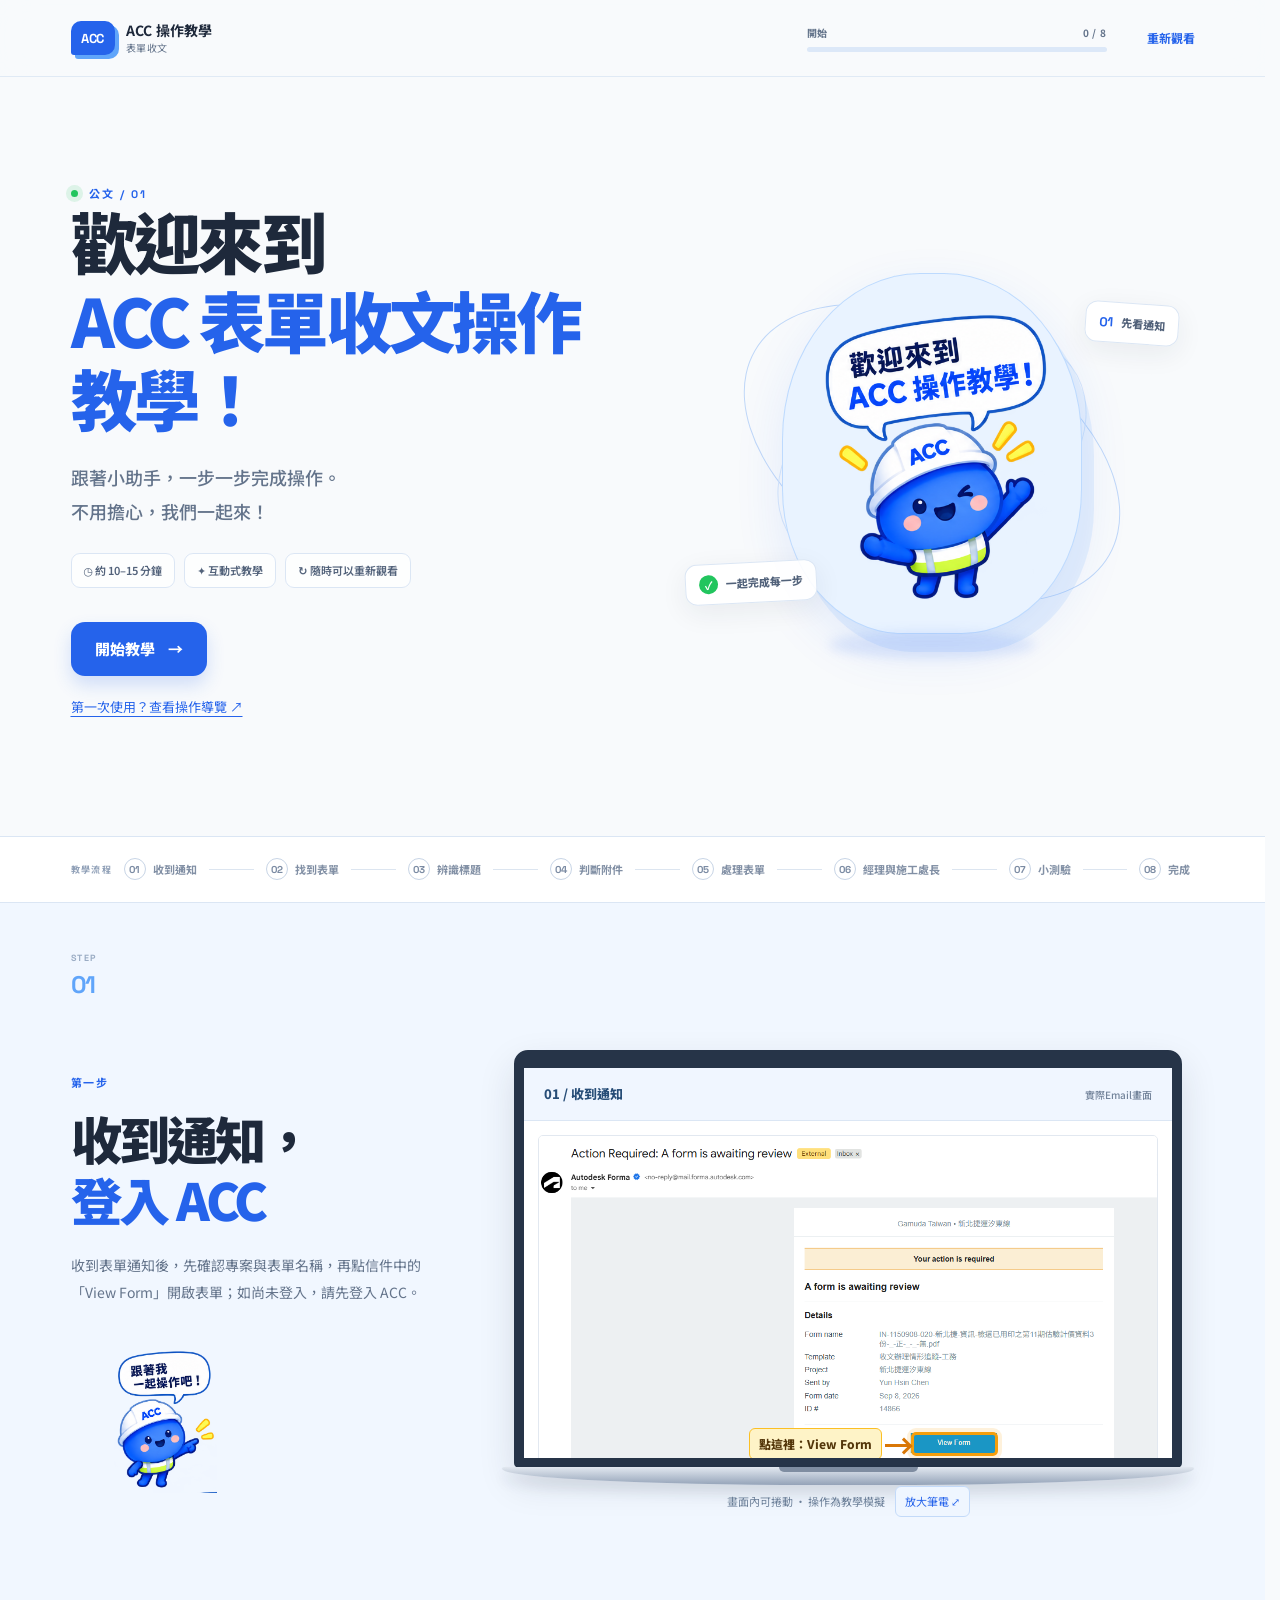
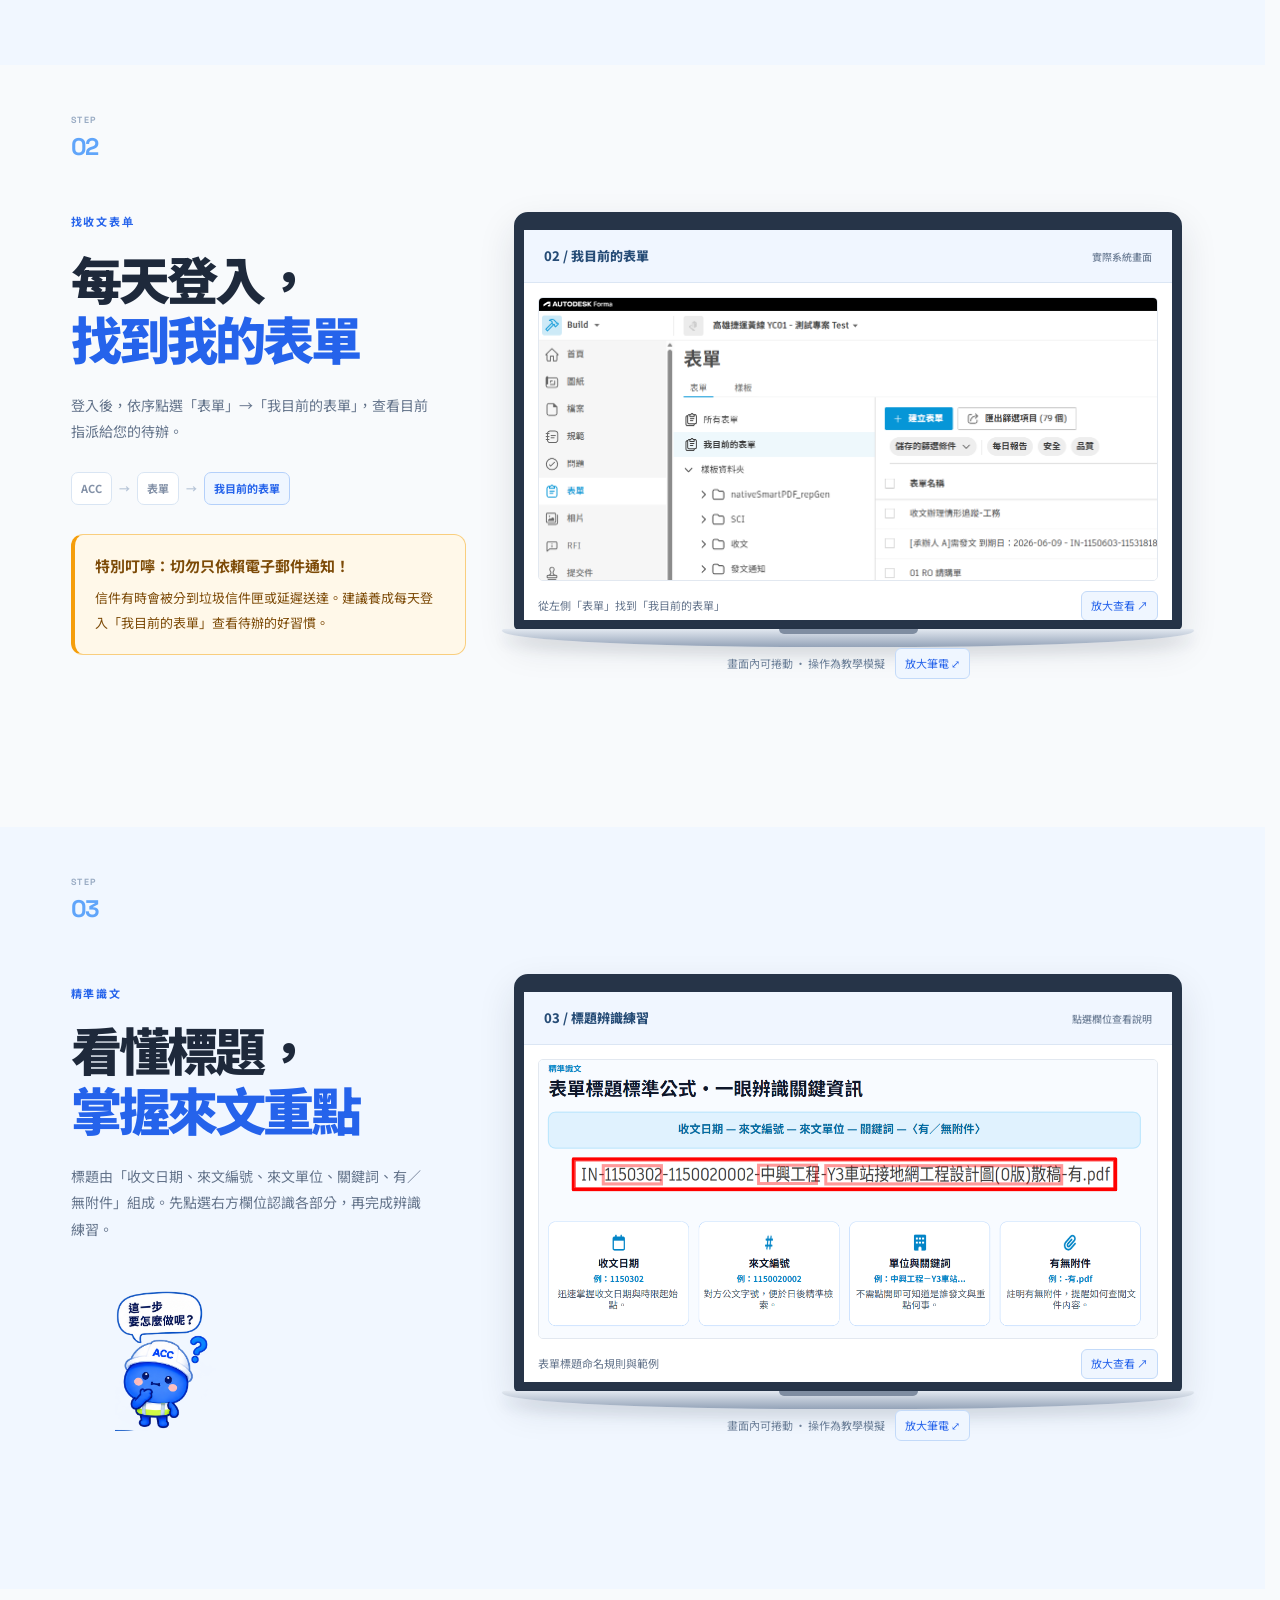
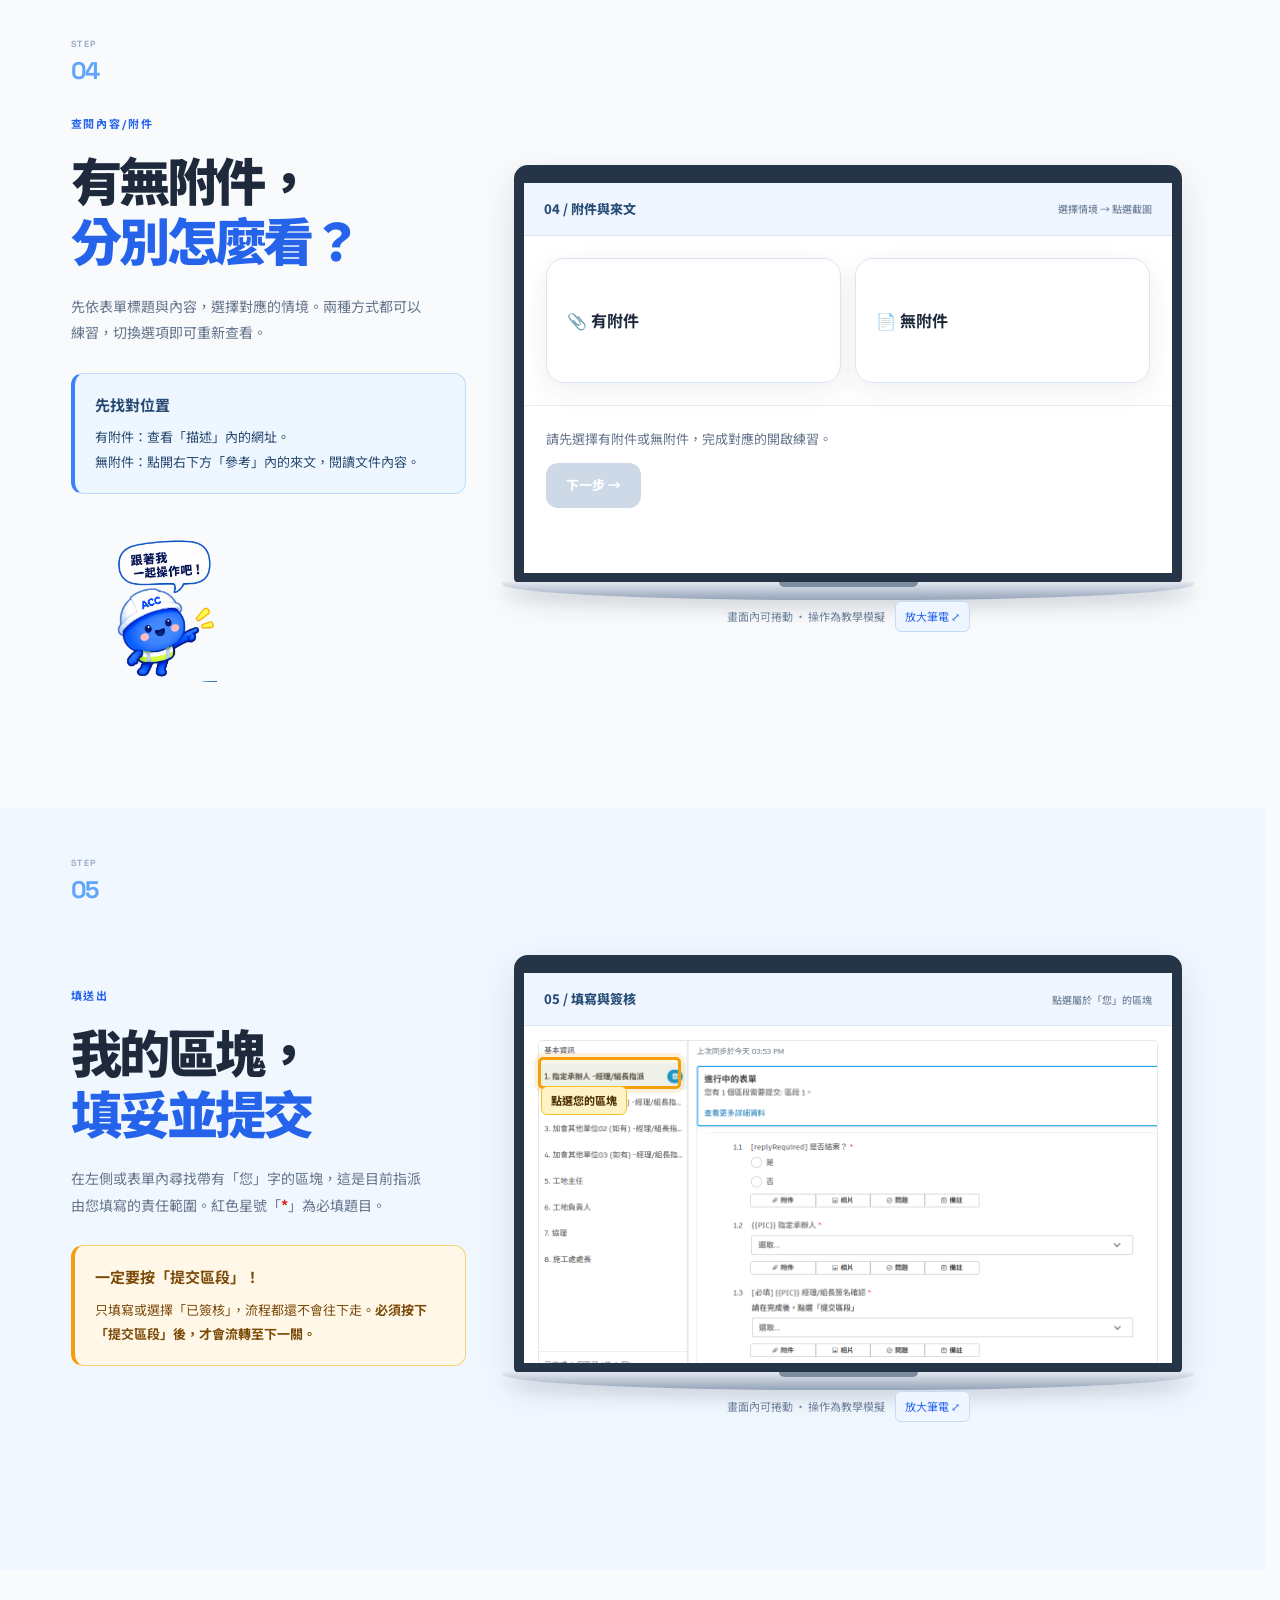
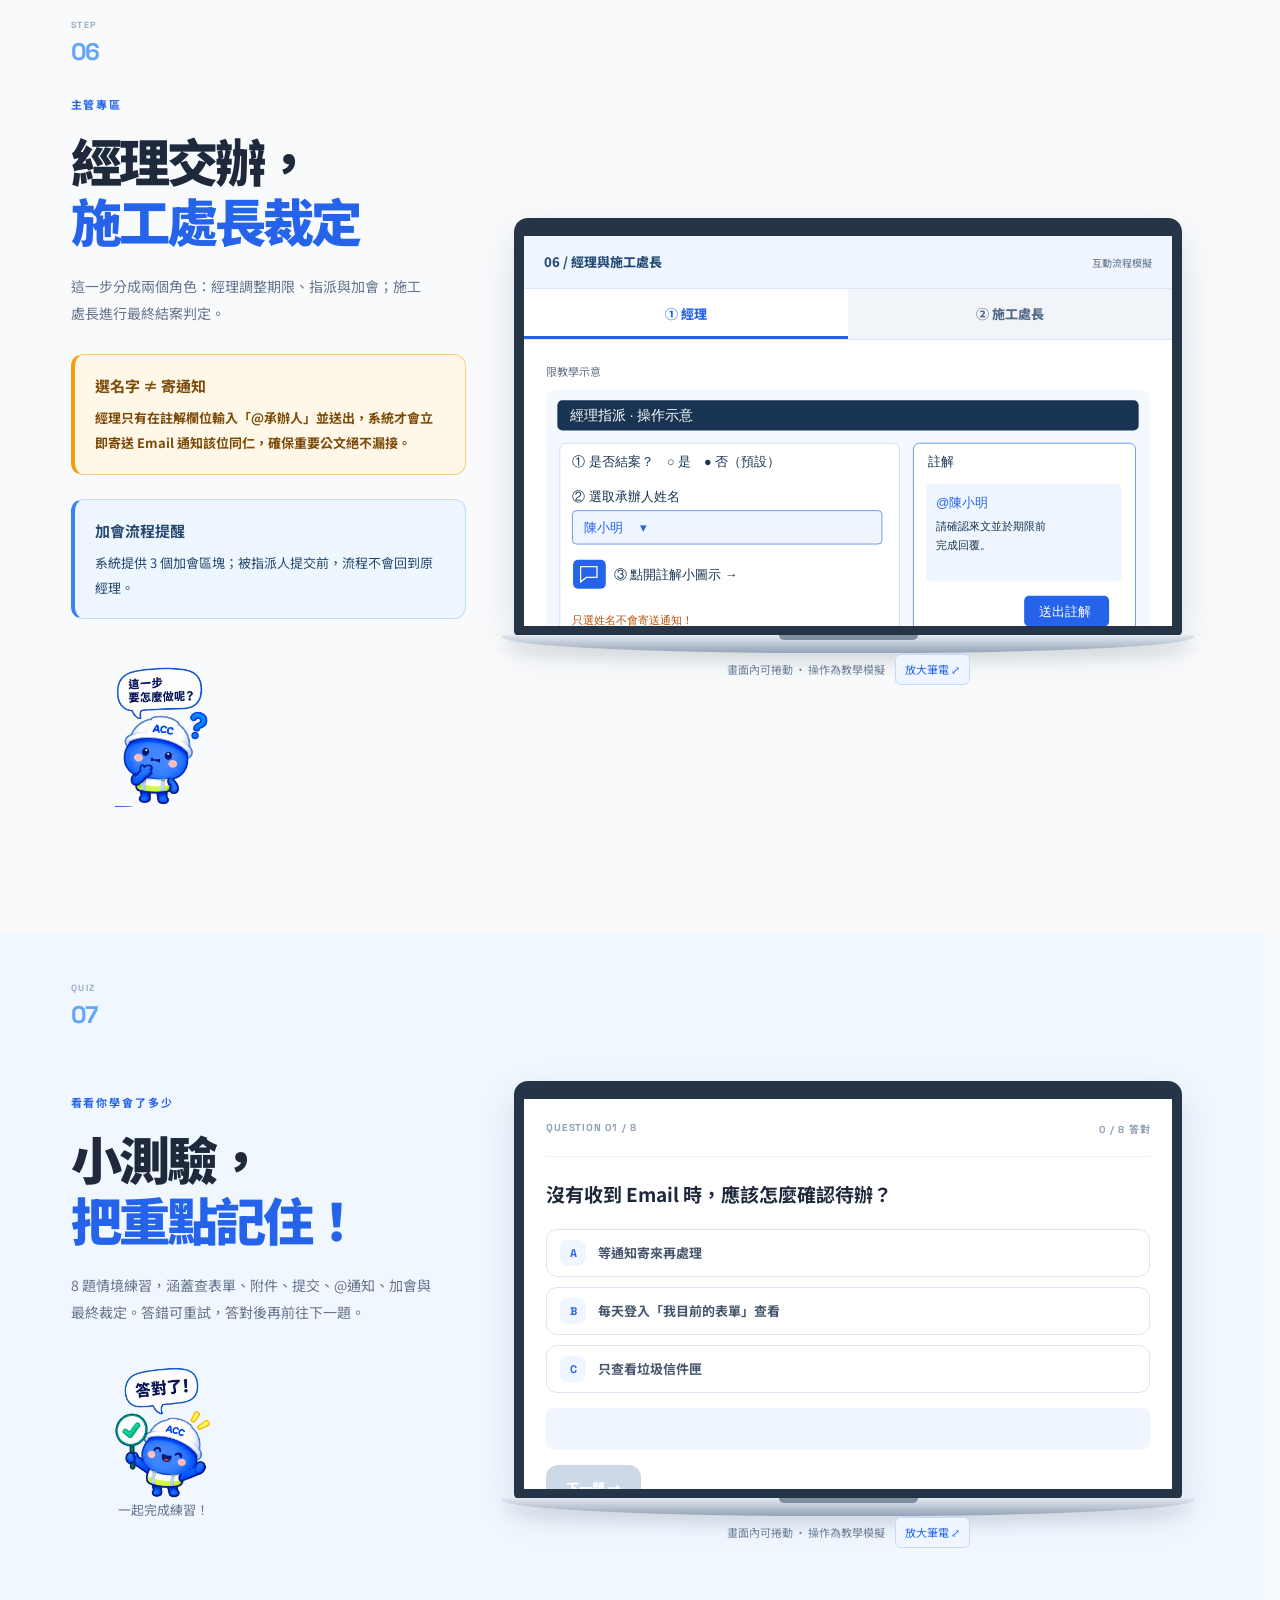
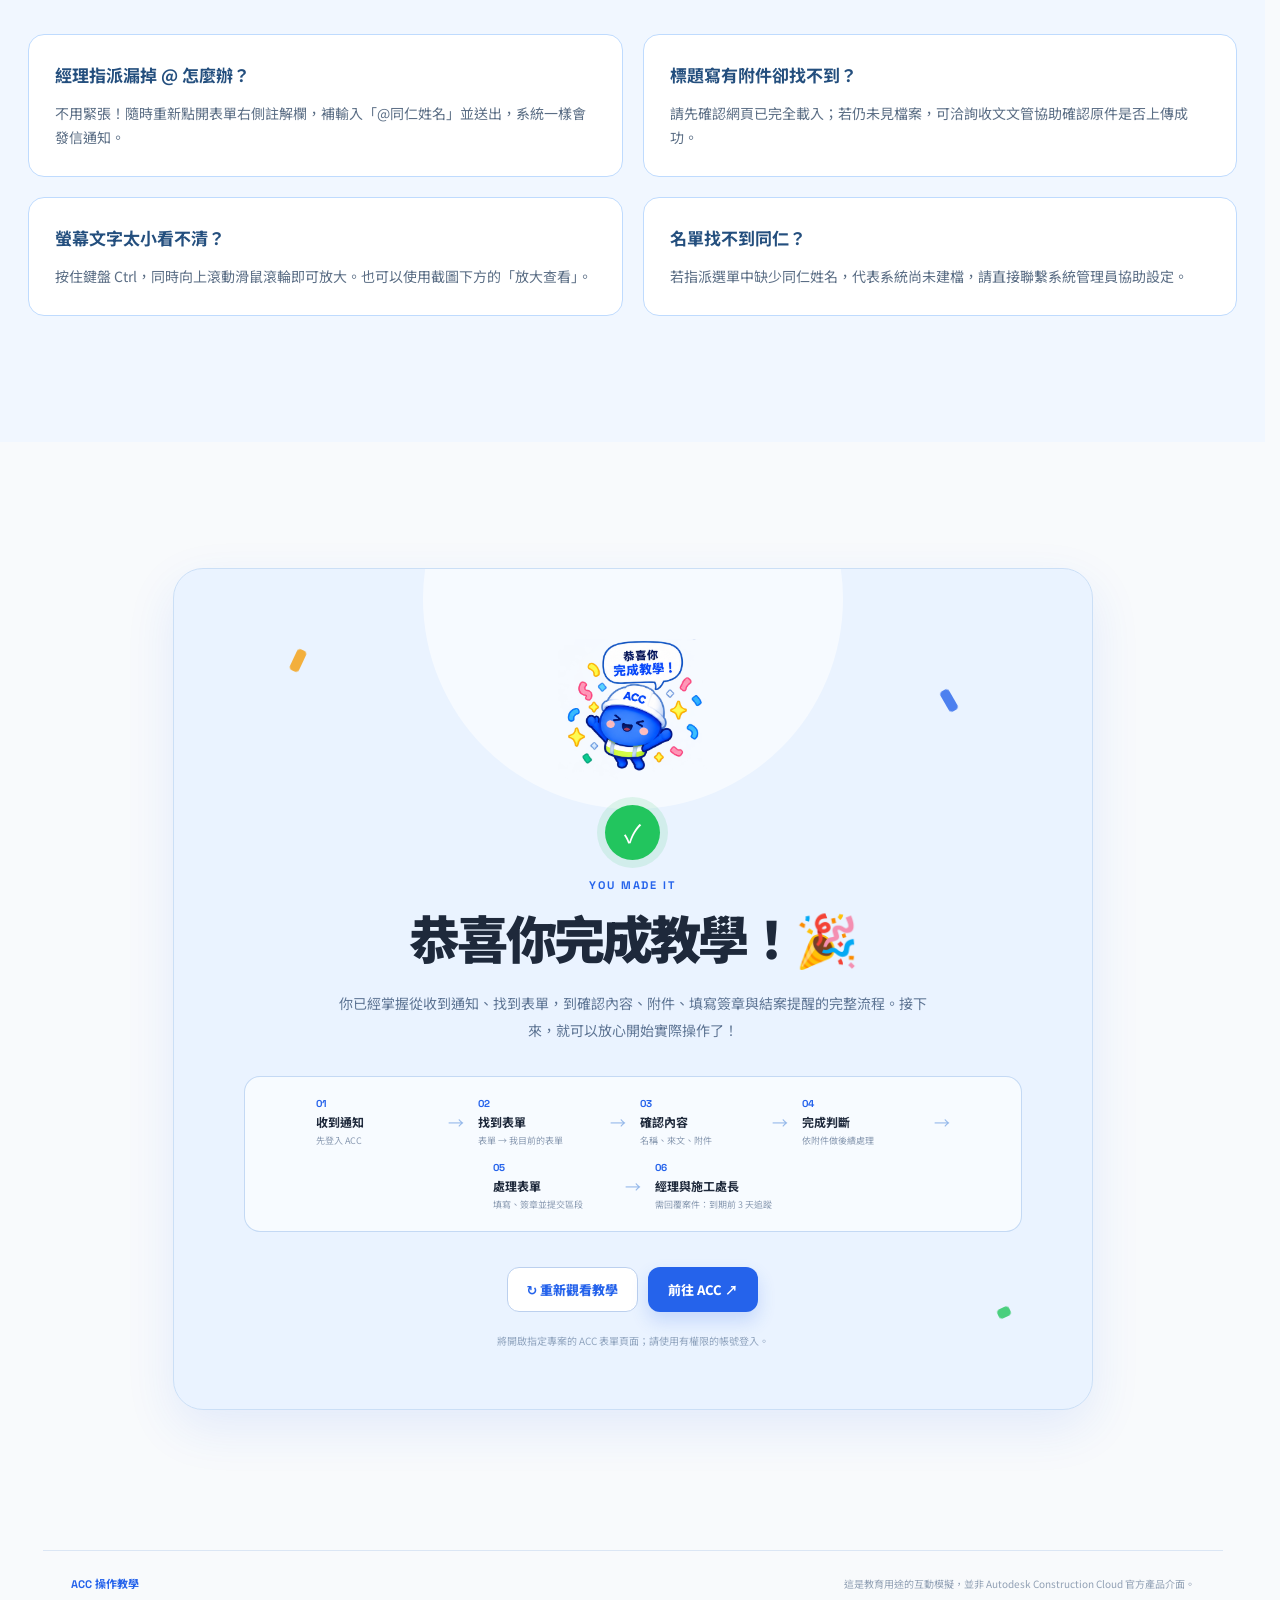
<file: newFolder/index.html>
<!DOCTYPE html>
<!-- saved from url=(0112)https://5bd8f8c0-551d-48b4-b50e-bc25937d53af-00-38jqh35z7z0k4.worf.replit.dev/__mockup/acc-onboarding/index.html -->
<html lang="zh-Hant-TW"><head><meta http-equiv="Content-Type" content="text/html; charset=UTF-8">
    
    <link rel="icon" href="./ACC 操作教學｜一步一步完成操作_files/favicon.ico">
    <meta name="viewport" content="width=device-width, initial-scale=1">
    <meta name="description" content="Autodesk Construction Cloud 操作教學互動導覽">
    <title>ACC 表單收文操作教學｜一步一步完成操作</title>
    <style type="text/css">:root, :host {
  --fa-font-solid: normal 900 1em/1 "Font Awesome 6 Free";
  --fa-font-regular: normal 400 1em/1 "Font Awesome 6 Free";
  --fa-font-light: normal 300 1em/1 "Font Awesome 6 Pro";
  --fa-font-thin: normal 100 1em/1 "Font Awesome 6 Pro";
  --fa-font-duotone: normal 900 1em/1 "Font Awesome 6 Duotone";
  --fa-font-duotone-regular: normal 400 1em/1 "Font Awesome 6 Duotone";
  --fa-font-duotone-light: normal 300 1em/1 "Font Awesome 6 Duotone";
  --fa-font-duotone-thin: normal 100 1em/1 "Font Awesome 6 Duotone";
  --fa-font-brands: normal 400 1em/1 "Font Awesome 6 Brands";
  --fa-font-sharp-solid: normal 900 1em/1 "Font Awesome 6 Sharp";
  --fa-font-sharp-regular: normal 400 1em/1 "Font Awesome 6 Sharp";
  --fa-font-sharp-light: normal 300 1em/1 "Font Awesome 6 Sharp";
  --fa-font-sharp-thin: normal 100 1em/1 "Font Awesome 6 Sharp";
  --fa-font-sharp-duotone-solid: normal 900 1em/1 "Font Awesome 6 Sharp Duotone";
  --fa-font-sharp-duotone-regular: normal 400 1em/1 "Font Awesome 6 Sharp Duotone";
  --fa-font-sharp-duotone-light: normal 300 1em/1 "Font Awesome 6 Sharp Duotone";
  --fa-font-sharp-duotone-thin: normal 100 1em/1 "Font Awesome 6 Sharp Duotone";
}

svg:not(:root).svg-inline--fa, svg:not(:host).svg-inline--fa {
  overflow: visible;
  box-sizing: content-box;
}

.svg-inline--fa {
  display: var(--fa-display, inline-block);
  height: 1em;
  overflow: visible;
  vertical-align: -0.125em;
}
.svg-inline--fa.fa-2xs {
  vertical-align: 0.1em;
}
.svg-inline--fa.fa-xs {
  vertical-align: 0em;
}
.svg-inline--fa.fa-sm {
  vertical-align: -0.0714285705em;
}
.svg-inline--fa.fa-lg {
  vertical-align: -0.2em;
}
.svg-inline--fa.fa-xl {
  vertical-align: -0.25em;
}
.svg-inline--fa.fa-2xl {
  vertical-align: -0.3125em;
}
.svg-inline--fa.fa-pull-left {
  margin-right: var(--fa-pull-margin, 0.3em);
  width: auto;
}
.svg-inline--fa.fa-pull-right {
  margin-left: var(--fa-pull-margin, 0.3em);
  width: auto;
}
.svg-inline--fa.fa-li {
  width: var(--fa-li-width, 2em);
  top: 0.25em;
}
.svg-inline--fa.fa-fw {
  width: var(--fa-fw-width, 1.25em);
}

.fa-layers svg.svg-inline--fa {
  bottom: 0;
  left: 0;
  margin: auto;
  position: absolute;
  right: 0;
  top: 0;
}

.fa-layers-counter, .fa-layers-text {
  display: inline-block;
  position: absolute;
  text-align: center;
}

.fa-layers {
  display: inline-block;
  height: 1em;
  position: relative;
  text-align: center;
  vertical-align: -0.125em;
  width: 1em;
}
.fa-layers svg.svg-inline--fa {
  transform-origin: center center;
}

.fa-layers-text {
  left: 50%;
  top: 50%;
  transform: translate(-50%, -50%);
  transform-origin: center center;
}

.fa-layers-counter {
  background-color: var(--fa-counter-background-color, #ff253a);
  border-radius: var(--fa-counter-border-radius, 1em);
  box-sizing: border-box;
  color: var(--fa-inverse, #fff);
  line-height: var(--fa-counter-line-height, 1);
  max-width: var(--fa-counter-max-width, 5em);
  min-width: var(--fa-counter-min-width, 1.5em);
  overflow: hidden;
  padding: var(--fa-counter-padding, 0.25em 0.5em);
  right: var(--fa-right, 0);
  text-overflow: ellipsis;
  top: var(--fa-top, 0);
  transform: scale(var(--fa-counter-scale, 0.25));
  transform-origin: top right;
}

.fa-layers-bottom-right {
  bottom: var(--fa-bottom, 0);
  right: var(--fa-right, 0);
  top: auto;
  transform: scale(var(--fa-layers-scale, 0.25));
  transform-origin: bottom right;
}

.fa-layers-bottom-left {
  bottom: var(--fa-bottom, 0);
  left: var(--fa-left, 0);
  right: auto;
  top: auto;
  transform: scale(var(--fa-layers-scale, 0.25));
  transform-origin: bottom left;
}

.fa-layers-top-right {
  top: var(--fa-top, 0);
  right: var(--fa-right, 0);
  transform: scale(var(--fa-layers-scale, 0.25));
  transform-origin: top right;
}

.fa-layers-top-left {
  left: var(--fa-left, 0);
  right: auto;
  top: var(--fa-top, 0);
  transform: scale(var(--fa-layers-scale, 0.25));
  transform-origin: top left;
}

.fa-1x {
  font-size: 1em;
}

.fa-2x {
  font-size: 2em;
}

.fa-3x {
  font-size: 3em;
}

.fa-4x {
  font-size: 4em;
}

.fa-5x {
  font-size: 5em;
}

.fa-6x {
  font-size: 6em;
}

.fa-7x {
  font-size: 7em;
}

.fa-8x {
  font-size: 8em;
}

.fa-9x {
  font-size: 9em;
}

.fa-10x {
  font-size: 10em;
}

.fa-2xs {
  font-size: 0.625em;
  line-height: 0.1em;
  vertical-align: 0.225em;
}

.fa-xs {
  font-size: 0.75em;
  line-height: 0.0833333337em;
  vertical-align: 0.125em;
}

.fa-sm {
  font-size: 0.875em;
  line-height: 0.0714285718em;
  vertical-align: 0.0535714295em;
}

.fa-lg {
  font-size: 1.25em;
  line-height: 0.05em;
  vertical-align: -0.075em;
}

.fa-xl {
  font-size: 1.5em;
  line-height: 0.0416666682em;
  vertical-align: -0.125em;
}

.fa-2xl {
  font-size: 2em;
  line-height: 0.03125em;
  vertical-align: -0.1875em;
}

.fa-fw {
  text-align: center;
  width: 1.25em;
}

.fa-ul {
  list-style-type: none;
  margin-left: var(--fa-li-margin, 2.5em);
  padding-left: 0;
}
.fa-ul > li {
  position: relative;
}

.fa-li {
  left: calc(-1 * var(--fa-li-width, 2em));
  position: absolute;
  text-align: center;
  width: var(--fa-li-width, 2em);
  line-height: inherit;
}

.fa-border {
  border-color: var(--fa-border-color, #eee);
  border-radius: var(--fa-border-radius, 0.1em);
  border-style: var(--fa-border-style, solid);
  border-width: var(--fa-border-width, 0.08em);
  padding: var(--fa-border-padding, 0.2em 0.25em 0.15em);
}

.fa-pull-left {
  float: left;
  margin-right: var(--fa-pull-margin, 0.3em);
}

.fa-pull-right {
  float: right;
  margin-left: var(--fa-pull-margin, 0.3em);
}

.fa-beat {
  animation-name: fa-beat;
  animation-delay: var(--fa-animation-delay, 0s);
  animation-direction: var(--fa-animation-direction, normal);
  animation-duration: var(--fa-animation-duration, 1s);
  animation-iteration-count: var(--fa-animation-iteration-count, infinite);
  animation-timing-function: var(--fa-animation-timing, ease-in-out);
}

.fa-bounce {
  animation-name: fa-bounce;
  animation-delay: var(--fa-animation-delay, 0s);
  animation-direction: var(--fa-animation-direction, normal);
  animation-duration: var(--fa-animation-duration, 1s);
  animation-iteration-count: var(--fa-animation-iteration-count, infinite);
  animation-timing-function: var(--fa-animation-timing, cubic-bezier(0.28, 0.84, 0.42, 1));
}

.fa-fade {
  animation-name: fa-fade;
  animation-delay: var(--fa-animation-delay, 0s);
  animation-direction: var(--fa-animation-direction, normal);
  animation-duration: var(--fa-animation-duration, 1s);
  animation-iteration-count: var(--fa-animation-iteration-count, infinite);
  animation-timing-function: var(--fa-animation-timing, cubic-bezier(0.4, 0, 0.6, 1));
}

.fa-beat-fade {
  animation-name: fa-beat-fade;
  animation-delay: var(--fa-animation-delay, 0s);
  animation-direction: var(--fa-animation-direction, normal);
  animation-duration: var(--fa-animation-duration, 1s);
  animation-iteration-count: var(--fa-animation-iteration-count, infinite);
  animation-timing-function: var(--fa-animation-timing, cubic-bezier(0.4, 0, 0.6, 1));
}

.fa-flip {
  animation-name: fa-flip;
  animation-delay: var(--fa-animation-delay, 0s);
  animation-direction: var(--fa-animation-direction, normal);
  animation-duration: var(--fa-animation-duration, 1s);
  animation-iteration-count: var(--fa-animation-iteration-count, infinite);
  animation-timing-function: var(--fa-animation-timing, ease-in-out);
}

.fa-shake {
  animation-name: fa-shake;
  animation-delay: var(--fa-animation-delay, 0s);
  animation-direction: var(--fa-animation-direction, normal);
  animation-duration: var(--fa-animation-duration, 1s);
  animation-iteration-count: var(--fa-animation-iteration-count, infinite);
  animation-timing-function: var(--fa-animation-timing, linear);
}

.fa-spin {
  animation-name: fa-spin;
  animation-delay: var(--fa-animation-delay, 0s);
  animation-direction: var(--fa-animation-direction, normal);
  animation-duration: var(--fa-animation-duration, 2s);
  animation-iteration-count: var(--fa-animation-iteration-count, infinite);
  animation-timing-function: var(--fa-animation-timing, linear);
}

.fa-spin-reverse {
  --fa-animation-direction: reverse;
}

.fa-pulse,
.fa-spin-pulse {
  animation-name: fa-spin;
  animation-direction: var(--fa-animation-direction, normal);
  animation-duration: var(--fa-animation-duration, 1s);
  animation-iteration-count: var(--fa-animation-iteration-count, infinite);
  animation-timing-function: var(--fa-animation-timing, steps(8));
}

@media (prefers-reduced-motion: reduce) {
  .fa-beat,
.fa-bounce,
.fa-fade,
.fa-beat-fade,
.fa-flip,
.fa-pulse,
.fa-shake,
.fa-spin,
.fa-spin-pulse {
    animation-delay: -1ms;
    animation-duration: 1ms;
    animation-iteration-count: 1;
    transition-delay: 0s;
    transition-duration: 0s;
  }
}
@keyframes fa-beat {
  0%, 90% {
    transform: scale(1);
  }
  45% {
    transform: scale(var(--fa-beat-scale, 1.25));
  }
}
@keyframes fa-bounce {
  0% {
    transform: scale(1, 1) translateY(0);
  }
  10% {
    transform: scale(var(--fa-bounce-start-scale-x, 1.1), var(--fa-bounce-start-scale-y, 0.9)) translateY(0);
  }
  30% {
    transform: scale(var(--fa-bounce-jump-scale-x, 0.9), var(--fa-bounce-jump-scale-y, 1.1)) translateY(var(--fa-bounce-height, -0.5em));
  }
  50% {
    transform: scale(var(--fa-bounce-land-scale-x, 1.05), var(--fa-bounce-land-scale-y, 0.95)) translateY(0);
  }
  57% {
    transform: scale(1, 1) translateY(var(--fa-bounce-rebound, -0.125em));
  }
  64% {
    transform: scale(1, 1) translateY(0);
  }
  100% {
    transform: scale(1, 1) translateY(0);
  }
}
@keyframes fa-fade {
  50% {
    opacity: var(--fa-fade-opacity, 0.4);
  }
}
@keyframes fa-beat-fade {
  0%, 100% {
    opacity: var(--fa-beat-fade-opacity, 0.4);
    transform: scale(1);
  }
  50% {
    opacity: 1;
    transform: scale(var(--fa-beat-fade-scale, 1.125));
  }
}
@keyframes fa-flip {
  50% {
    transform: rotate3d(var(--fa-flip-x, 0), var(--fa-flip-y, 1), var(--fa-flip-z, 0), var(--fa-flip-angle, -180deg));
  }
}
@keyframes fa-shake {
  0% {
    transform: rotate(-15deg);
  }
  4% {
    transform: rotate(15deg);
  }
  8%, 24% {
    transform: rotate(-18deg);
  }
  12%, 28% {
    transform: rotate(18deg);
  }
  16% {
    transform: rotate(-22deg);
  }
  20% {
    transform: rotate(22deg);
  }
  32% {
    transform: rotate(-12deg);
  }
  36% {
    transform: rotate(12deg);
  }
  40%, 100% {
    transform: rotate(0deg);
  }
}
@keyframes fa-spin {
  0% {
    transform: rotate(0deg);
  }
  100% {
    transform: rotate(360deg);
  }
}
.fa-rotate-90 {
  transform: rotate(90deg);
}

.fa-rotate-180 {
  transform: rotate(180deg);
}

.fa-rotate-270 {
  transform: rotate(270deg);
}

.fa-flip-horizontal {
  transform: scale(-1, 1);
}

.fa-flip-vertical {
  transform: scale(1, -1);
}

.fa-flip-both,
.fa-flip-horizontal.fa-flip-vertical {
  transform: scale(-1, -1);
}

.fa-rotate-by {
  transform: rotate(var(--fa-rotate-angle, 0));
}

.fa-stack {
  display: inline-block;
  vertical-align: middle;
  height: 2em;
  position: relative;
  width: 2.5em;
}

.fa-stack-1x,
.fa-stack-2x {
  bottom: 0;
  left: 0;
  margin: auto;
  position: absolute;
  right: 0;
  top: 0;
  z-index: var(--fa-stack-z-index, auto);
}

.svg-inline--fa.fa-stack-1x {
  height: 1em;
  width: 1.25em;
}
.svg-inline--fa.fa-stack-2x {
  height: 2em;
  width: 2.5em;
}

.fa-inverse {
  color: var(--fa-inverse, #fff);
}

.sr-only,
.fa-sr-only {
  position: absolute;
  width: 1px;
  height: 1px;
  padding: 0;
  margin: -1px;
  overflow: hidden;
  clip: rect(0, 0, 0, 0);
  white-space: nowrap;
  border-width: 0;
}

.sr-only-focusable:not(:focus),
.fa-sr-only-focusable:not(:focus) {
  position: absolute;
  width: 1px;
  height: 1px;
  padding: 0;
  margin: -1px;
  overflow: hidden;
  clip: rect(0, 0, 0, 0);
  white-space: nowrap;
  border-width: 0;
}

.svg-inline--fa .fa-primary {
  fill: var(--fa-primary-color, currentColor);
  opacity: var(--fa-primary-opacity, 1);
}

.svg-inline--fa .fa-secondary {
  fill: var(--fa-secondary-color, currentColor);
  opacity: var(--fa-secondary-opacity, 0.4);
}

.svg-inline--fa.fa-swap-opacity .fa-primary {
  opacity: var(--fa-secondary-opacity, 0.4);
}

.svg-inline--fa.fa-swap-opacity .fa-secondary {
  opacity: var(--fa-primary-opacity, 1);
}

.svg-inline--fa mask .fa-primary,
.svg-inline--fa mask .fa-secondary {
  fill: black;
}</style><link rel="stylesheet" href="./ACC 操作教學｜一步一步完成操作_files/style.css?v=email-next-1">
<!--UIPATH_EXTENSION_ID: conkfbpnllelocpogdmbilgmnkabjfmf--><style id="monica-reading-highlight-style">
        .monica-reading-highlight {
          animation: fadeInOut 1.5s ease-in-out;
        }

        @keyframes fadeInOut {
          0%, 100% { background-color: transparent; }
          30%, 70% { background-color: rgba(2, 118, 255, 0.20); }
        }
      </style></head>
<body data-new-gr-c-s-check-loaded="14.1330.0" data-gr-ext-installed="" monica-id="ofpnmcalabcbjgholdjcjblkibolbppb" monica-version="9.0.22">
  <a class="skip-link" href="#main-content">跳到主要內容</a>
  <header class="site-header">
    <div class="header-inner">
      <a class="brand" href="#welcome" aria-label="回到 ACC 操作教學首頁">
        <span class="brand-mark" aria-hidden="true">ACC</span>
        <span class="brand-copy"><strong>ACC 操作教學</strong><small>表單收文</small></span>
      </a>
      <div class="header-progress" aria-label="教學進度">
        <div class="progress-label"><span id="progress-current">開始</span><span id="progress-count">0 / 8</span></div>
        <div class="progress-track" role="progressbar" aria-label="教學進度" aria-valuemin="0" aria-valuemax="100" aria-valuenow="0"><span id="progress-bar" style="width: 0%;"></span></div>
      </div>
      <button class="header-restart" type="button" data-action="restart" aria-label="重新觀看教學">重新觀看</button>
    </div>
  </header>

  <main id="main-content">
    <section id="welcome" class="hero section-shell" data-section="welcome">
      <div class="hero-copy reveal">
        <div class="eyebrow"><span class="eyebrow-dot"></span> 公文 / 01</div>
        <h1>歡迎來到<br><em>ACC 表單收文操作教學！</em></h1>
        <p class="hero-lead">跟著小助手，一步一步完成操作。<br>不用擔心，我們一起來！</p>
        <div class="hero-badges" aria-label="課程資訊">
          <span>◷ 約 10–15 分鐘</span><span>✦ 互動式教學</span><span>↻ 隨時可以重新觀看</span>
        </div>
        <button class="button button-primary button-large" type="button" data-scroll-to="step-01">
          開始教學 <span aria-hidden="true">→</span>
        </button>
        <button type="button" id="show-guide" class="guide-replay">第一次使用？查看操作導覽 ↗</button>
      </div>
      <div class="hero-art reveal reveal-delay-1">
        <div class="orbit orbit-one"></div><div class="orbit orbit-two"></div>
        <div class="mascot-wrap mascot-welcome">
          <div class="asset-placeholder mascot-placeholder" data-asset="./ACC 操作教學｜一步一步完成操作_files/mascot-welcome.png" data-label="mascot-welcome.png">
            <span class="placeholder-kicker">小助手圖片</span><strong>mascot-welcome.png</strong><small>圖片暫時無法顯示，請重新整理頁面</small>
          </div>
          <img class="asset-image" src="./ACC 操作教學｜一步一步完成操作_files/mascot-welcome.png" alt="ACC 操作教學小助手" loading="eager">
        </div>
        <div class="hero-note note-top"><span>01</span> 先看通知</div>
        <div class="hero-note note-bottom"><span class="check-icon">✓</span> 一起完成每一步</div>
      </div>
    </section>

    <div class="step-rail" aria-label="教學步驟導覽">
      <div class="rail-inner">
        <span class="rail-label">教學流程</span>
        <button type="button" class="rail-item" data-rail="step-01"><span>01</span> 收到通知</button>
        <i></i><button type="button" class="rail-item" data-rail="step-02"><span>02</span> 找到表單</button>
        <i></i><button type="button" class="rail-item" data-rail="step-03"><span>03</span> 辨識標題</button>
        <i></i><button type="button" class="rail-item" data-rail="step-04"><span>04</span> 判斷附件</button>
        <i></i><button type="button" class="rail-item" data-rail="step-05"><span>05</span> 處理表單</button>
        <i></i><button type="button" class="rail-item" data-rail="step-06"><span>06</span> 經理與施工處長</button>
        <i></i><button type="button" class="rail-item" data-rail="quiz"><span>07</span> 小測驗</button>
        <i></i><button type="button" class="rail-item" data-rail="complete"><span>08</span> 完成</button>
      </div>
    </div>

<section id="step-01" class="lesson-section section-shell soft-blue" data-section="step-01"><div class="section-index"><span>STEP</span><strong>01</strong></div><div class="lesson-grid"><div class="lesson-intro"><div class="eyebrow">第一步</div><h2>收到通知，<br><em>登入 ACC</em></h2><p class="section-lead">收到表單通知後，先確認專案與表單名稱，再點信件中的「View Form」開啟表單；如尚未登入，請先登入 ACC。</p><div class="mascot-side"><img class="asset-image" src="./ACC 操作教學｜一步一步完成操作_files/mascot-point-right.png" alt="教學小助手" loading="lazy"></div></div><div class="laptop"><div class="laptop-screen" tabindex="0" role="region" aria-label="筆電教學畫面，可捲動"><div class="training-screen"><div class="screen-heading"><span>01 / 收到通知</span><small>實際Email畫面</small></div><figure class="real-shot"><div class="shot-stage"><img src="./ACC 操作教學｜一步一步完成操作_files/step-01.png" alt="ACC 表單電子郵件通知" loading="lazy"><button type="button" id="email-view-form" class="shot-hotspot email-view-form" aria-label="點擊 View Form，查看下一步提示" aria-controls="email-next-hint"><span>點這裡：View Form</span></button></div><figcaption>ACC 表單電子郵件通知<button type="button" class="text-button" data-enlarge="step-01.png">放大查看 ↗</button></figcaption></figure><div class="screen-actions email-next-actions"><p id="email-next-hint" class="email-next-hint" role="status" hidden>已完成點擊 View Form 的練習！<br><strong>請點下方「下一步」繼續</strong><span aria-hidden="true">↓</span></p><button id="email-next" class="button button-primary" type="button" data-next="step-02">下一步 →</button></div></div></div><div class="laptop-base" aria-hidden="true"></div><p class="screen-help">畫面內可捲動 · 操作為教學模擬 <button type="button" class="text-button laptop-zoom" aria-haspopup="dialog">放大筆電 ⤢</button></p></div></div></section><section id="step-02" class="lesson-section section-shell " data-section="step-02"><div class="section-index"><span>STEP</span><strong>02</strong></div><div class="lesson-grid"><div class="lesson-intro"><div class="eyebrow">找收文表单</div><h2>每天登入，<br><em>找到我的表單</em></h2><p class="section-lead">登入後，依序點選「表單」→「我目前的表單」，查看目前指派給您的待辦。</p><div class="path-pills"><span>ACC</span><b>→</b><span>表單</span><b>→</b><span class="active">我目前的表單</span></div><aside class="lesson-note important"><strong>特別叮嚀：切勿只依賴電子郵件通知！</strong><p>信件有時會被分到垃圾信件匣或延遲送達。建議養成每天登入「我目前的表單」查看待辦的好習慣。</p></aside></div><div class="laptop"><div class="laptop-screen" tabindex="0" role="region" aria-label="筆電教學畫面，可捲動"><div class="training-screen"><div class="screen-heading"><span>02 / 我目前的表單</span><small>實際系統畫面</small></div><figure class="real-shot"><div class="shot-stage"><img src="./ACC 操作教學｜一步一步完成操作_files/step-02.png" alt="從左側「表單」找到「我目前的表單」" loading="lazy"></div><figcaption>從左側「表單」找到「我目前的表單」<button type="button" class="text-button" data-enlarge="step-02.png">放大查看 ↗</button></figcaption></figure><div class="screen-actions"><button class="button button-primary" type="button" data-next="step-03">下一步 →</button></div></div></div><div class="laptop-base" aria-hidden="true"></div><p class="screen-help">畫面內可捲動 · 操作為教學模擬 <button type="button" class="text-button laptop-zoom" aria-haspopup="dialog">放大筆電 ⤢</button></p></div></div></section><section id="step-03" class="lesson-section section-shell soft-blue" data-section="step-03"><div class="section-index"><span>STEP</span><strong>03</strong></div><div class="lesson-grid"><div class="lesson-intro"><div class="eyebrow">精準識文</div><h2>看懂標題，<br><em>掌握來文重點</em></h2><p class="section-lead">標題由「收文日期、來文編號、來文單位、關鍵詞、有／無附件」組成。先點選右方欄位認識各部分，再完成辨識練習。</p><div class="mascot-side"><img class="asset-image" src="./ACC 操作教學｜一步一步完成操作_files/mascot-thinking.png" alt="教學小助手" loading="lazy"></div></div><div class="laptop"><div class="laptop-screen" tabindex="0" role="region" aria-label="筆電教學畫面，可捲動"><div class="training-screen"><div class="screen-heading"><span>03 / 標題辨識練習</span><small>點選欄位查看說明</small></div><figure class="real-shot"><div class="shot-stage"><img src="./ACC 操作教學｜一步一步完成操作_files/step-03.png" alt="表單標題命名規則與範例" loading="lazy"></div><figcaption>表單標題命名規則與範例<button type="button" class="text-button" data-enlarge="step-03.png">放大查看 ↗</button></figcaption></figure><div class="exercise-pad"><div class="title-tokens" role="group" aria-label="表單標題各欄位"><button data-title-part="date">1150302</button><button data-title-part="number">1150020002</button><button data-title-part="sender">中興工程</button><button data-title-part="subject">Y3車站接地網工程設計圖</button><button data-title-part="attachment">有.pdf</button></div><p id="title-explanation" class="feedback" role="status">點選一段標題，看看它代表什麼。</p><fieldset class="mini-question"><legend>小練習：哪一段是「來文編號」？</legend><button type="button" data-title-answer="wrong">1150302</button><button type="button" data-title-answer="correct">1150020002</button><button type="button" data-title-answer="wrong">中興工程</button></fieldset><p id="title-feedback" role="status"></p><button class="button button-primary" type="button" data-next="step-04">下一步 →</button></div></div></div><div class="laptop-base" aria-hidden="true"></div><p class="screen-help">畫面內可捲動 · 操作為教學模擬 <button type="button" class="text-button laptop-zoom" aria-haspopup="dialog">放大筆電 ⤢</button></p></div></div></section><section id="step-04" class="lesson-section section-shell " data-section="step-04"><div class="section-index"><span>STEP</span><strong>04</strong></div><div class="lesson-grid"><div class="lesson-intro"><div class="eyebrow">查閱內容/附件</div><h2>有無附件，<br><em>分別怎麼看？</em></h2><p class="section-lead">先依表單標題與內容，選擇對應的情境。兩種方式都可以練習，切換選項即可重新查看。</p><aside class="lesson-note "><strong>先找對位置</strong><p>有附件：查看「描述」內的網址。<br>無附件：點開右下方「參考」內的來文，閱讀文件內容。</p></aside><div class="mascot-side"><img class="asset-image" src="./ACC 操作教學｜一步一步完成操作_files/mascot-point-right.png" alt="教學小助手" loading="lazy"></div></div><div class="laptop"><div class="laptop-screen" tabindex="0" role="region" aria-label="筆電教學畫面，可捲動"><div class="training-screen"><div class="screen-heading"><span>04 / 附件與來文</span><small>選擇情境 → 點選截圖</small></div><div class="exercise-pad"><div class="choice-grid"><button class="choice-card" type="button" data-choice="yes" aria-pressed="false"><strong>📎 有附件</strong></button><button class="choice-card" type="button" data-choice="no" aria-pressed="false"><strong>📄 無附件</strong></button></div></div><div id="branch-yes" class="attachment-branch" hidden><figure class="real-shot"><div class="shot-stage"><img src="./ACC 操作教學｜一步一步完成操作_files/step-04-yes.png" alt="有附件：在「描述」欄找到附件網址" loading="lazy"><button type="button" id="description-target" class="shot-hotspot" style="left:21%;top:83%;width:76%;height:15%" aria-label="點選描述欄的網址"><span>點選描述欄的網址</span></button></div><figcaption>有附件：在「描述」欄找到附件網址<button type="button" class="text-button" data-enlarge="step-04-yes.png">放大查看 ↗</button></figcaption></figure><div class="exercise-pad" id="url-exercise" hidden><h3>① 複製描述欄的完整網址</h3><p>在實際系統中，選取「描述」內的完整網址並複製。下方使用教學範例網址練習。</p><label for="attachment-url">教學範例網址</label><div class="input-action"><input id="attachment-url" readonly value="https://example.com/acc/attachment.pdf"><button id="copy-url" class="button button-secondary" type="button">複製網址</button></div><p id="copy-status" role="status"></p><button id="open-browser-demo" class="button button-secondary" type="button">② 開啟瀏覽器練習</button><div id="browser-demo" class="browser-demo" hidden><div class="browser-bar"><i></i><i></i><i></i><strong>新分頁 · 模擬瀏覽器</strong></div><form id="browser-form"><label for="browser-address">③ 在網址列貼上網址，按下 Enter</label><input id="browser-address" type="url" required placeholder="在這裡貼上剛才複製的網址"><div class="inline-actions"><button type="button" id="paste-demo" class="button button-secondary">模擬貼上</button><button type="submit" class="button button-primary">前往</button></div></form><div id="browser-result" role="status"></div></div></div></div><div id="branch-no" class="attachment-branch" hidden><figure class="real-shot"><div class="shot-stage"><img src="./ACC 操作教學｜一步一步完成操作_files/step-04-no.png" alt="無附件：點開右下方「參考」中的來文" loading="lazy"><button type="button" id="reference-target" class="shot-hotspot" style="left:60%;top:87%;width:38%;height:11%" aria-label="點此開啟來文"><span>點此開啟來文</span></button></div><figcaption>無附件：點開右下方「參考」中的來文<button type="button" class="text-button" data-enlarge="step-04-no.png">放大查看 ↗</button></figcaption></figure><div id="document-viewer" class="document-viewer" hidden><div class="screen-heading"><strong>來文內容 · 開啟動畫示意</strong><span>↗</span></div><div class="paper-preview"><span>來文</span><h3>請閱讀文件內容</h3><p>確認主旨、說明、期限與應辦事項。</p><div class="paper-lines"></div><small>這是開啟文件的操作示意，實際內容請以來文為準。</small></div><div class="exercise-pad"><button type="button" id="show-viewer-help" class="button button-secondary" aria-expanded="false">文字模糊或閱讀不方便？</button><div id="viewer-help" hidden><h3>請點設定選單，關閉「向量檢視」</h3><figure class="real-shot"><div class="shot-stage"><img src="./ACC 操作教學｜一步一步完成操作_files/step-04-no-1.png" alt="請點設定選單，關閉「向量檢視」" loading="lazy"></div><figcaption>請點設定選單，關閉「向量檢視」<button type="button" class="text-button" data-enlarge="step-04-no-1.png">放大查看 ↗</button></figcaption></figure><h3>亦可切換為一般捲動模式</h3><figure class="real-shot"><div class="shot-stage"><img src="./ACC 操作教學｜一步一步完成操作_files/step-04-no-2.png" alt="亦可切換為一般捲動模式" loading="lazy"></div><figcaption>亦可切換為一般捲動模式<button type="button" class="text-button" data-enlarge="step-04-no-2.png">放大查看 ↗</button></figcaption></figure></div></div></div></div><div class="screen-actions"><p id="branch-status" role="status">請先選擇有附件或無附件，完成對應的開啟練習。</p><button class="button button-primary" id="branch-next" data-next="step-05" disabled>下一步 →</button></div></div></div><div class="laptop-base" aria-hidden="true"></div><p class="screen-help">畫面內可捲動 · 操作為教學模擬 <button type="button" class="text-button laptop-zoom" aria-haspopup="dialog">放大筆電 ⤢</button></p></div></div></section><section id="step-05" class="lesson-section section-shell soft-blue" data-section="step-05"><div class="section-index"><span>STEP</span><strong>05</strong></div><div class="lesson-grid"><div class="lesson-intro"><div class="eyebrow">填送出</div><h2>我的區塊，<br><em>填妥並提交</em></h2><p class="section-lead">在左側或表單內尋找帶有「您」字的區塊，這是目前指派由您填寫的責任範圍。紅色星號「<span class="required-mark">*</span>」為必填題目。</p><aside class="lesson-note important"><strong>一定要按「提交區段」！</strong><p>只填寫或選擇「已簽核」，流程都還不會往下走。<strong>必須按下「提交區段」後，才會流轉至下一關。</strong></p></aside></div><div class="laptop"><div class="laptop-screen" tabindex="0" role="region" aria-label="筆電教學畫面，可捲動"><div class="training-screen"><div class="screen-heading"><span>05 / 填寫與簽核</span><small>點選屬於「您」的區塊</small></div><figure class="real-shot"><div class="shot-stage"><img src="./ACC 操作教學｜一步一步完成操作_files/step-05.png" alt="點選左側指派給「您」的區塊" loading="lazy"><button type="button" id="assigned-target" class="shot-hotspot" style="left:0%;top:5%;width:23%;height:10%" aria-label="點選您的區塊"><span>點選您的區塊</span></button></div><figcaption>點選左側指派給「您」的區塊<button type="button" class="text-button" data-enlarge="step-05.png">放大查看 ↗</button></figcaption></figure><div id="assigned-practice" hidden><form id="submission-form" class="submission-form"><div class="assigned-section"><strong>填寫區塊模拟</strong><span>您 · 操作模擬</span></div></textarea><label for="submission-remark">備註 <small>選填</small></label><textarea id="submission-remark" rows="2" placeholder="輸入補充說明"></textarea><label for="signature-name">簽名欄 <span class="required-mark">*</span></label><select id="signature-name" required oninvalid="this.setCustomValidity('請選擇簽核狀態')" onchange="this.setCustomValidity('')"><option value="" disabled selected>請選擇簽核狀態</option><option value="signed">已簽核</option></select></textarea><aside class="lesson-note important"><strong>填完不等於提交</strong><p>請務必按下「提交區段」，流程才會繼續。</p></aside><button class="button button-primary" type="submit">提交區段 →</button><p id="submission-status" role="status">此處為教學練習，不會送出至 ACC。</p><button class="button button-secondary" id="submission-next" type="button" data-next="step-06" disabled>下一步：經理與施工處長 →</button></form></div></div></div><div class="laptop-base" aria-hidden="true"></div><p class="screen-help">畫面內可捲動 · 操作為教學模擬 <button type="button" class="text-button laptop-zoom" aria-haspopup="dialog">放大筆電 ⤢</button></p></div></div></section><section id="step-06" class="lesson-section section-shell " data-section="step-06"><div class="section-index"><span>STEP</span><strong>06</strong></div><div class="lesson-grid"><div class="lesson-intro"><div class="eyebrow">主管專區</div><h2>經理交辦，<br><em>施工處長裁定</em></h2><p class="section-lead">這一步分成兩個角色：經理調整期限、指派與加會；施工處長進行最終結案判定。</p><aside class="lesson-note important"><strong>選名字 ≠ 寄通知</strong><p><strong>經理只有在註解欄位輸入「@承辦人」並送出，系統才會立即寄送 Email 通知該位同仁，確保重要公文絕不漏接。</strong></p></aside><aside class="lesson-note "><strong>加會流程提醒</strong><p>系統提供 3 個加會區塊；被指派人提交前，流程不會回到原經理。</p></aside><div class="mascot-side"><img class="asset-image" src="./ACC 操作教學｜一步一步完成操作_files/mascot-thinking.png" alt="教學小助手" loading="lazy"></div></div><div class="laptop"><div class="laptop-screen" tabindex="0" role="region" aria-label="筆電教學畫面，可捲動"><div class="training-screen"><div class="screen-heading"><span>06 / 經理與施工處長</span><small>互動流程模擬</small></div><div class="role-tabs" role="tablist" aria-label="角色教學"><button role="tab" id="manager-tab" aria-controls="manager-panel" aria-selected="true">① 經理</button><button role="tab" id="director-tab" aria-controls="director-panel" aria-selected="false" tabindex="-1">② 施工處長</button></div><div id="manager-panel" role="tabpanel" aria-labelledby="manager-tab" class="exercise-pad"><div class="demo-label">限教學示意</div><img class="diagram" src="./ACC 操作教學｜一步一步完成操作_files/manager-assignment.svg" alt="經理先選是否結案及承辦人，再開啟註解輸入 @承辦人與交辦事項"><form id="manager-form" class="field-stack"><label for="due-date">案件到期日 <span class="required-mark">*</span></label><input id="due-date" type="date" required value="2026-09-30"><label for="manager-decision">是否結案？ <span class="required-mark">*</span></label><select id="manager-decision" required><option value="no" selected>否</option><option value="yes">是</option></select><p class="field-help">系統預設為「否」，最終仍由施工處長裁定。</p><label for="assignee">選取承辦人姓名 <span class="required-mark">*</span></label><select id="assignee" required><option value="">請選取承辦人</option><option>陳小明</option><option>林怡君</option><option>王志強</option></select><p class="field-help">示範姓名，僅供練習。<strong>單純選取姓名不會寄送通知。</strong></p><button type="button" id="comment-toggle" class="comment-button" aria-expanded="false" aria-controls="comment-panel" disabled><span aria-hidden="true">
  <svg xmlns="http://www.w3.org/2000/svg" width="24" height="24" viewBox="0 0 24 24" fill="none" stroke="currentColor" stroke-width="2" stroke-linecap="round" stroke-linejoin="round" class="lucide lucide-message-square preview-icon"><path d="M22 17a2 2 0 0 1-2 2H6.828a2 2 0 0 0-1.414.586l-2.202 2.202A.71.71 0 0 1 2 21.286V5a2 2 0 0 1 2-2h16a2 2 0 0 1 2 2z"/></svg></span> 點開註解小圖示</button><div id="comment-panel" class="comment-panel" hidden><label for="manager-comment">註解：輸入 @ 同仁姓名並寫下交辦重點事項</label><textarea id="manager-comment" rows="3" placeholder="例如：@陳小明 請確認來文內容並於期限前完成回覆。"></textarea><button id="insert-mention" type="button" class="mention-chip">插入 @承辦人</button><button id="send-comment" type="button" class="button button-primary">送出註解</button><p id="comment-status" role="status"></p><div id="email-demo" class="delivery-animation" hidden><span class="flying-mail">✉</span><div><strong>模擬 Email 已通知承辦人</strong><p id="email-recipient"></p></div></div></div><h3>接著：加會其他單位</h3><img class="diagram" src="./ACC 操作教學｜一步一步完成操作_files/co-review.svg" alt="情境 A：指派其他單位主管，等對方提交後回原經理；情境 B：不需加會，直接提交前往下一階段"><div class="scenario-buttons"><button type="button" id="scenario-yes" aria-pressed="false">情境 A：需要加會</button><button type="button" id="scenario-no" aria-pressed="true">情境 B：不需加會</button></div><p id="co-overview" class="feedback" role="status">不需加會：直接提交區段，即可前往下一階段。</p><fieldset class="co-block"><legend>加會其他單位 01</legend><label for="co-unit-1">指派對象</label><select id="co-unit-1" data-co-unit="1"><option value="">不需加會</option><option>YC01－BIM經理</option><option>YC01－品管經理</option><option>YC01－工務經理</option><option>YC01－協理</option></select><button type="button" data-co-submit="1" class="button button-secondary" disabled>模擬被指派人提交</button><p id="co-status-1" role="status">未指派，可直接提交此區塊。</p></fieldset><fieldset class="co-block"><legend>加會其他單位 02</legend><label for="co-unit-2">指派對象</label><select id="co-unit-2" data-co-unit="2"><option value="">不需加會</option><option>YC01－BIM經理</option><option>YC01－品管經理</option><option>YC01－工務經理</option><option>YC01－協理</option></select><button type="button" data-co-submit="2" class="button button-secondary" disabled>模擬被指派人提交</button><p id="co-status-2" role="status">未指派，可直接提交此區塊。</p></fieldset><fieldset class="co-block"><legend>加會其他單位 03</legend><label for="co-unit-3">指派對象</label><select id="co-unit-3" data-co-unit="3"><option value="">不需加會</option><option>YC01－BIM經理</option><option>YC01－品管經理</option><option>YC01－工務經理</option><option>YC01－協理</option></select><button type="button" data-co-submit="3" class="button button-secondary" disabled>模擬被指派人提交</button><p id="co-status-3" role="status">未指派，可直接提交此區塊。</p></fieldset><p class="field-help">需要加會時：選擇其他單位主管 → 系統通知對方 → 區塊由對方編輯處理 → 對方提交後回到原經理。</p><button class="button button-primary" type="submit">提交經理區段</button><p id="manager-status" role="status">請完成承辦人指派、@註解通知與加會確認。</p><button type="button" id="go-director" class="button button-secondary" disabled>前往施工處長裁定 →</button></form></div><div id="director-panel" role="tabpanel" aria-labelledby="director-tab" class="exercise-pad" hidden><figure class="real-shot"><div class="shot-stage"><img src="./ACC 操作教學｜一步一步完成操作_files/step-06.png" alt="施工處長：是否結案（最終判定）" loading="lazy"></div><figcaption>施工處長：是否結案（最終判定）<button type="button" class="text-button" data-enlarge="step-06.png">放大查看 ↗</button></figcaption></figure><aside class="lesson-note "><strong>最終由施工處長拍板裁定</strong><p>系統預設選項為「否」。請依案件是否需要正式公文回覆進行判斷。</p></aside><form id="director-form" class="field-stack"><label for="director-decision">是否結案（最終判定）？</label><select id="director-decision"><option value="no" selected>否</option><option value="yes">是</option></select><div id="director-no"><h3>否：辦理回覆後，再發文結案</h3><p>承辦同仁必須擬定正式覆函、檢送資料或依來函要求回覆，完成後依公文程序發文結案。</p><aside class="lesson-note "><strong>💡 到期前 3 天，自動建立追蹤表單</strong><p>系統自動建立「發文辦理情形追蹤表單」，提醒承辦人填寫並提送。</p></aside><p>預計提醒日期：<strong id="reminder-date"></strong></p><button type="button" id="play-reminder" class="button button-secondary">播放系統建立表單動畫</button><div id="reminder-preview" class="delivery-animation" hidden><span class="flying-mail">▤</span><div><strong>系統 → 發文辦理情形追蹤表單 → 承辦人</strong><p id="reminder-recipient"></p><span>提醒：填寫後務必提送</span></div></div></div><div id="director-yes" hidden><h3>是：無須公文回覆</h3><p>純屬告知性質或無須公文回覆之通知。</p></div><button class="button button-primary" type="submit">確認施工處長裁定</button><p id="director-status" role="status">可練習兩種判定；請先完成經理區段，再確認最終裁定。</p><button type="button" id="manager-next" class="button button-secondary" data-next="quiz" disabled>下一步：小測驗 →</button></form></div></div></div><div class="laptop-base" aria-hidden="true"></div><p class="screen-help">畫面內可捲動 · 操作為教學模擬 <button type="button" class="text-button laptop-zoom" aria-haspopup="dialog">放大筆電 ⤢</button></p></div></div></section><section id="quiz" class="lesson-section section-shell soft-blue" data-section="quiz"><div class="section-index"><span>QUIZ</span><strong>07</strong></div><div class="lesson-grid"><div class="lesson-intro"><div class="eyebrow">看看你學會了多少</div><h2>小測驗，<br><em>把重點記住！</em></h2><p class="section-lead">8 題情境練習，涵蓋查表單、附件、提交、@通知、加會與最終裁定。答錯可重試，答對後再前往下一題。</p><div class="quiz-mascot"><img id="quiz-mascot" class="asset-image" src="./ACC 操作教學｜一步一步完成操作_files/mascot-correct.png" alt="小助手為你加油" loading="lazy"><p id="mascot-message">一起完成練習！</p></div></div><div class="laptop"><div class="laptop-screen" tabindex="0" role="region" aria-label="筆電教學畫面，可捲動"><div class="training-screen"><div class="exercise-pad"><div class="quiz-top"><span id="quiz-current"></span><span id="quiz-score"></span></div><div id="quiz-question"></div><p id="quiz-feedback" class="feedback" role="status"></p><button type="button" id="quiz-advance" class="button button-primary" disabled>下一題 →</button><button type="button" id="quiz-next" class="button button-primary" data-next="complete" hidden>完成測驗，查看結果 →</button></div></div></div><div class="laptop-base" aria-hidden="true"></div><p class="screen-help">畫面內可捲動 · 操作為教學模擬 <button type="button" class="text-button laptop-zoom" aria-haspopup="dialog">放大筆電 ⤢</button></p></div></div><div class="faq-grid"><article><h3>經理指派漏掉 @ 怎麼辦？</h3><p>不用緊張！隨時重新點開表單右側註解欄，補輸入「@同仁姓名」並送出，系統一樣會發信通知。</p></article><article><h3>標題寫有附件卻找不到？</h3><p>請先確認網頁已完全載入；若仍未見檔案，可洽詢收文文管協助確認原件是否上傳成功。</p></article><article><h3>螢幕文字太小看不清？</h3><p>按住鍵盤 Ctrl，同時向上滾動滑鼠滾輪即可放大。也可以使用截圖下方的「放大查看」。</p></article><article><h3>名單找不到同仁？</h3><p>若指派選單中缺少同仁姓名，代表系統尚未建檔，請直接聯繫系統管理員協助設定。</p></article></div></section>
    <section id="complete" class="completion-section section-shell" data-section="complete">
      <div class="completion-card reveal">
        <div class="confetti confetti-one"></div><div class="confetti confetti-two"></div><div class="confetti confetti-three"></div>
        <div class="completion-mascot"><img class="asset-image" src="./ACC 操作教學｜一步一步完成操作_files/mascot-congratulations.png" alt="小助手恭喜你完成教學" loading="lazy" width="490" height="465"></div>
        <div class="completion-mark" aria-hidden="true">✓</div>
        <div class="eyebrow">YOU MADE IT</div>
        <h2>恭喜你完成教學！<span aria-hidden="true">🎉</span></h2>
        <p class="completion-lead">你已經掌握從收到通知、找到表單，到確認內容、附件、填寫簽章與結案提醒的完整流程。接下來，就可以放心開始實際操作了！</p>
        <div class="workflow-summary">
          <div><span>01</span><strong>收到通知</strong><small>先登入 ACC</small></div><i>→</i>
          <div><span>02</span><strong>找到表單</strong><small>表單 → 我目前的表單</small></div><i>→</i>
          <div><span>03</span><strong>確認內容</strong><small>名稱、來文、附件</small></div><i>→</i>
          <div><span>04</span><strong>完成判斷</strong><small>依附件做後續處理</small></div><i>→</i>
          <div><span>05</span><strong>處理表單</strong><small>填寫、簽章並提交區段</small></div><i>→</i>
          <div><span>06</span><strong>經理與施工處長</strong><small>需回覆案件：到期前 3 天追蹤</small></div>
        </div>
        <div class="completion-actions">
          <button class="button button-secondary" type="button" data-action="restart">↻ 重新觀看教學</button>
          <a class="button button-primary" href="https://acc.autodesk.com/build/forms/projects/8580e077-f043-43fc-8e64-0ed84ca62e6b/field-reports/all?statuses=draft&amp;include_editable_by_user=true" target="_blank" rel="noopener noreferrer">前往 ACC ↗</a>
        </div>
        <p class="external-note">將開啟指定專案的 ACC 表單頁面；請使用有權限的帳號登入。</p>
      </div>
    </section>
  </main>
  <footer class="site-footer"><span>ACC 操作教學</span><span>這是教育用途的互動模擬，並非 Autodesk Construction Cloud 官方產品介面。</span></footer>
  <dialog id="image-dialog" aria-labelledby="image-dialog-title"><div class="dialog-toolbar"><strong id="image-dialog-title">放大筆電教學畫面</strong><button type="button" id="close-laptop" class="button button-secondary" autofocus>縮小返回 ✕</button></div><div id="expanded-laptop-host"></div><p class="zoom-help">可在筆電內捲動並繼續操作 · 按 Esc 或點背景縮小返回</p></dialog>
  <dialog id="welcome-guide" aria-labelledby="guide-title" aria-describedby="guide-description"><div id="guide-spotlight" aria-hidden="true"></div><div id="guide-bubble" class="guide-bubble"><div class="guide-topline"><span id="guide-count">認識畫面 1 / 3</span><button type="button" id="guide-skip" aria-label="跳過操作導覽">跳過 ✕</button></div><h3 id="guide-title"></h3><p id="guide-description"></p><div class="guide-actions"><button type="button" id="guide-back" class="button button-secondary">上一步</button><button type="button" id="guide-next" class="button button-primary" autofocus>知道了，下一個 →</button></div></div></dialog>
  <script src="./ACC 操作教學｜一步一步完成操作_files/script.js?v=email-next-1"></script>
</body>
</html>
</file>
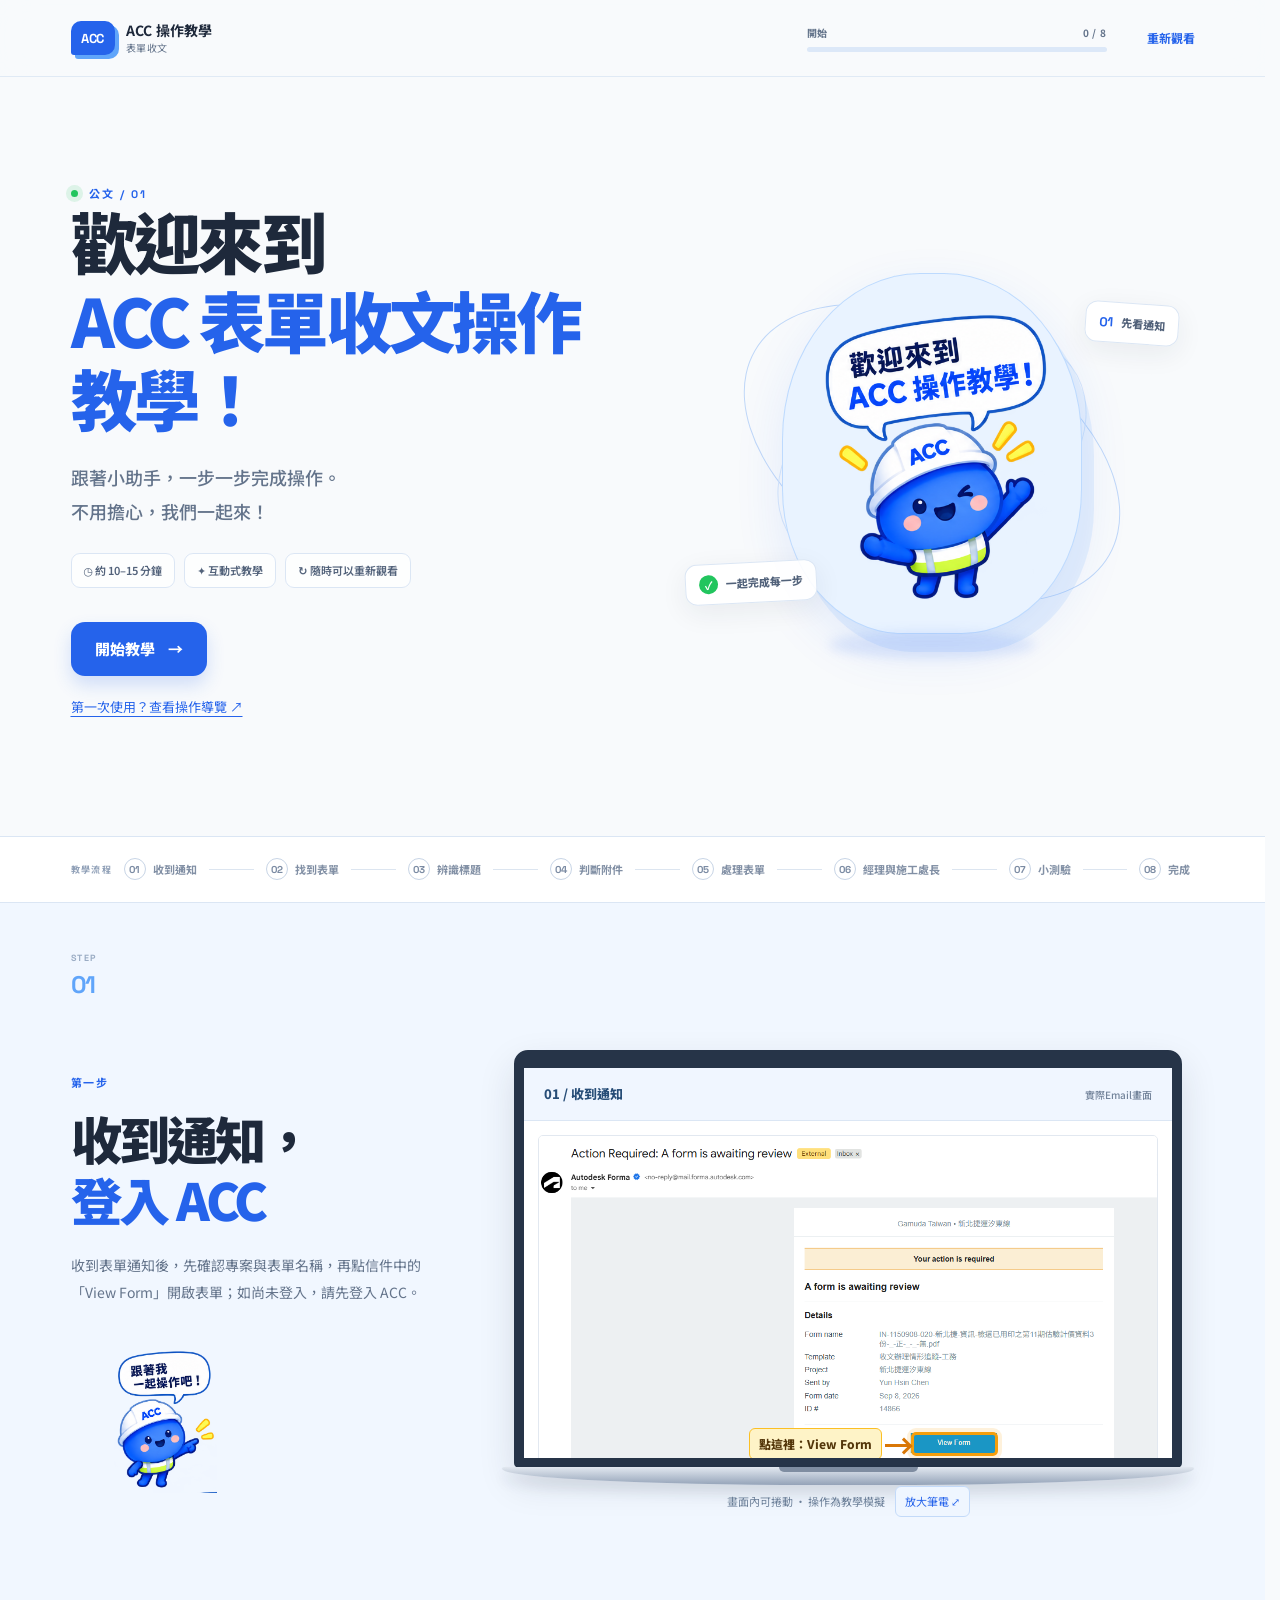
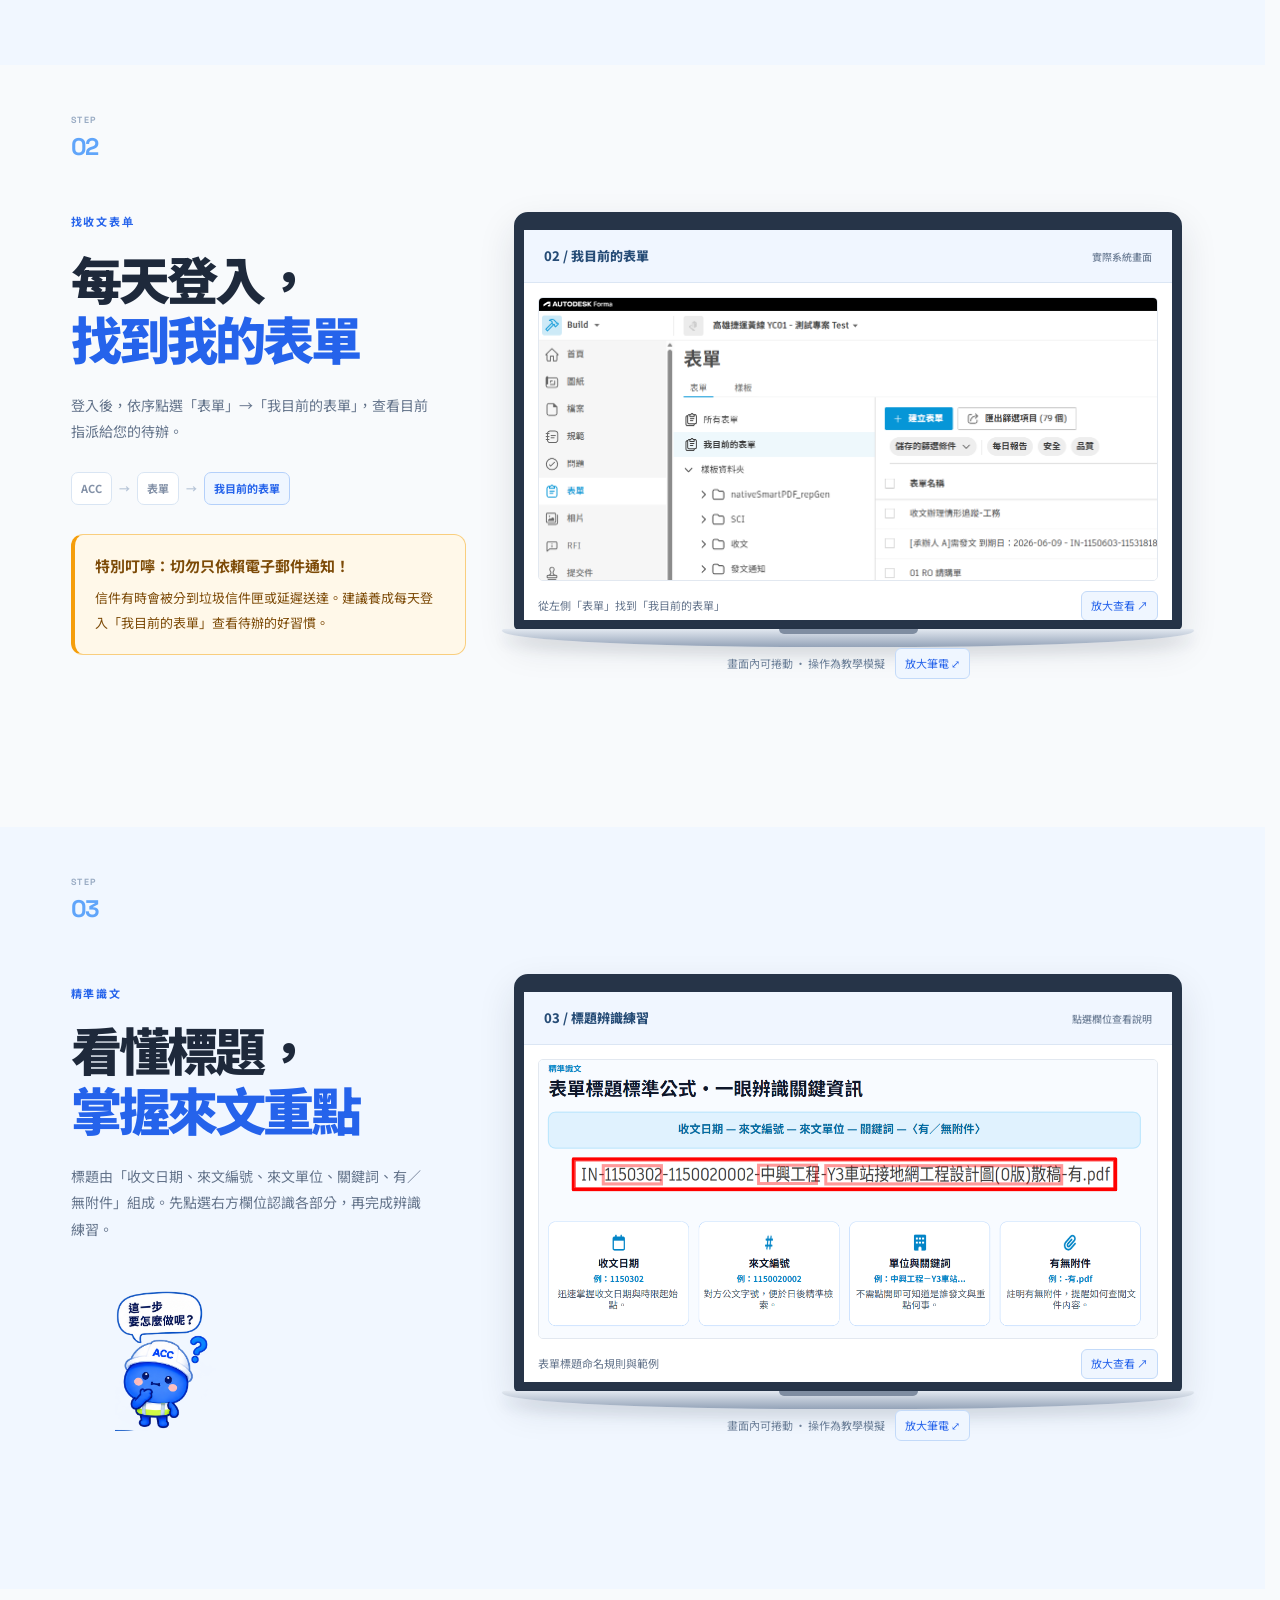
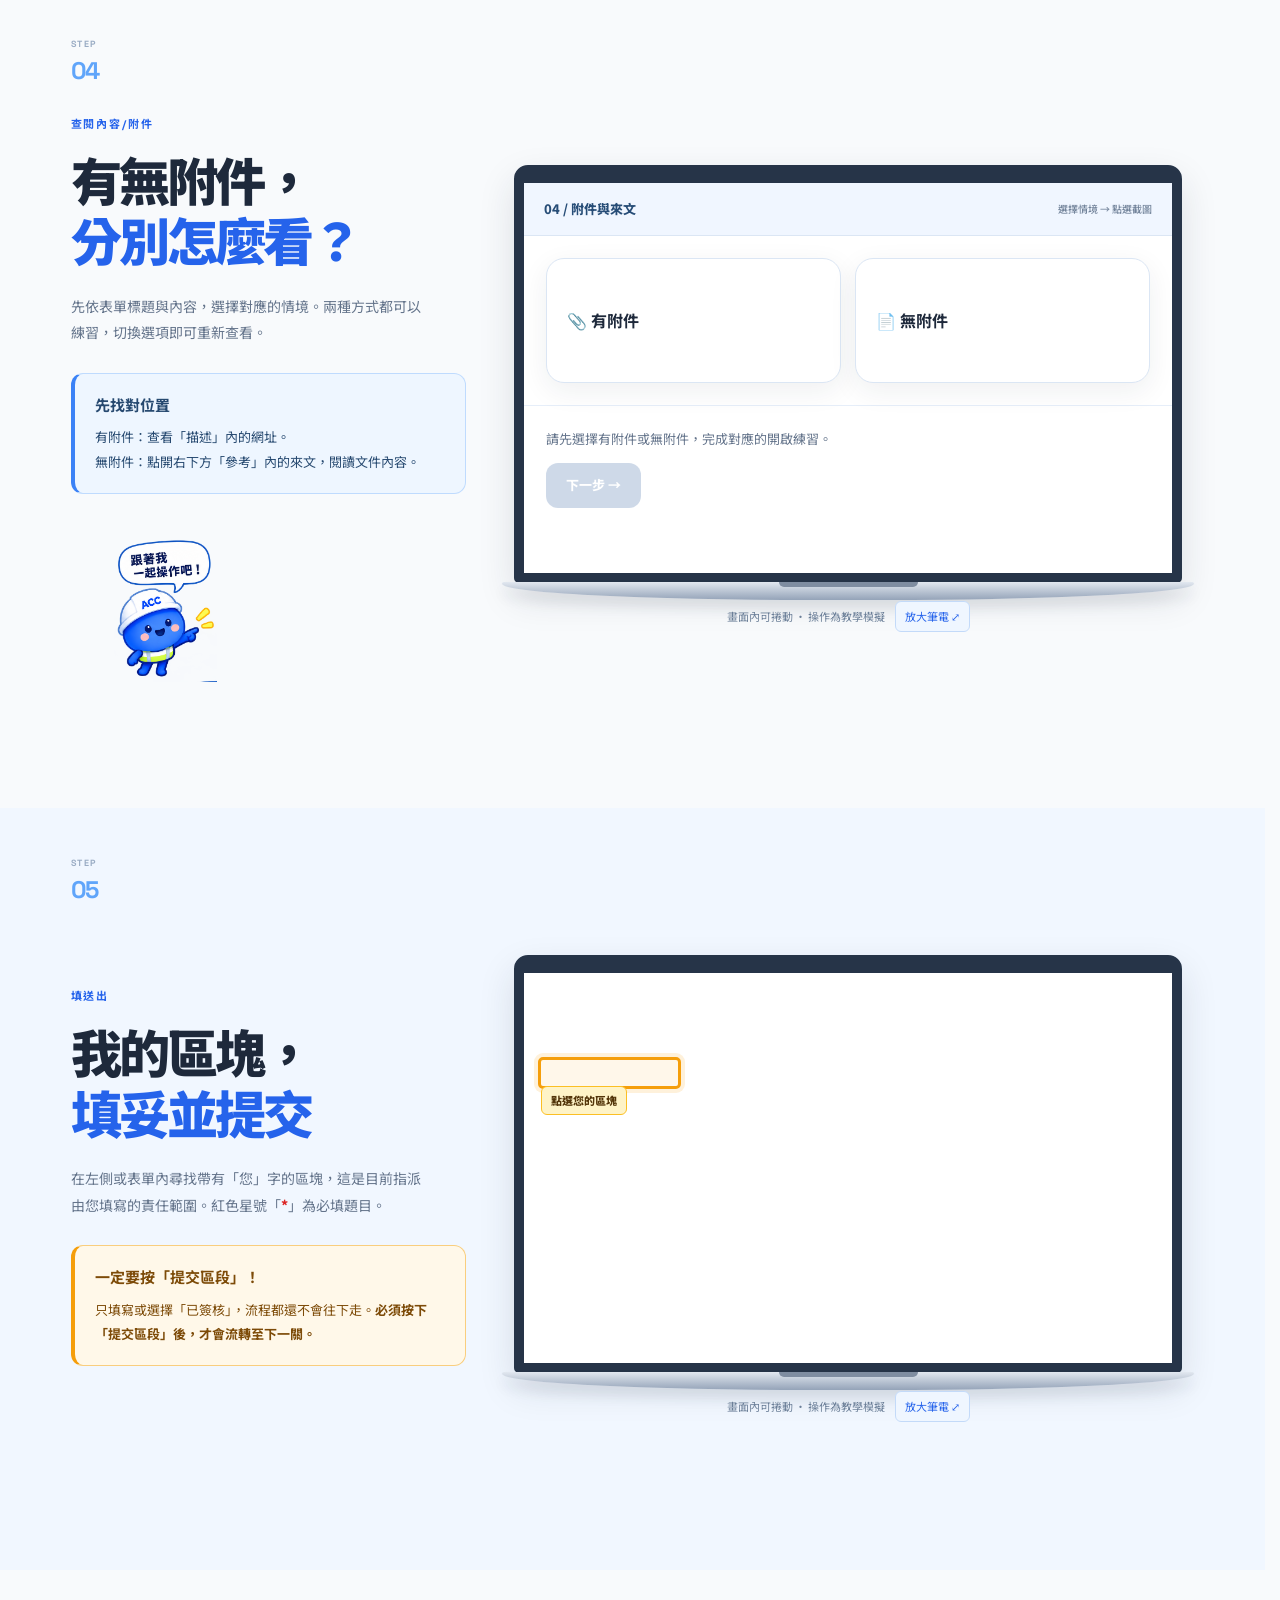
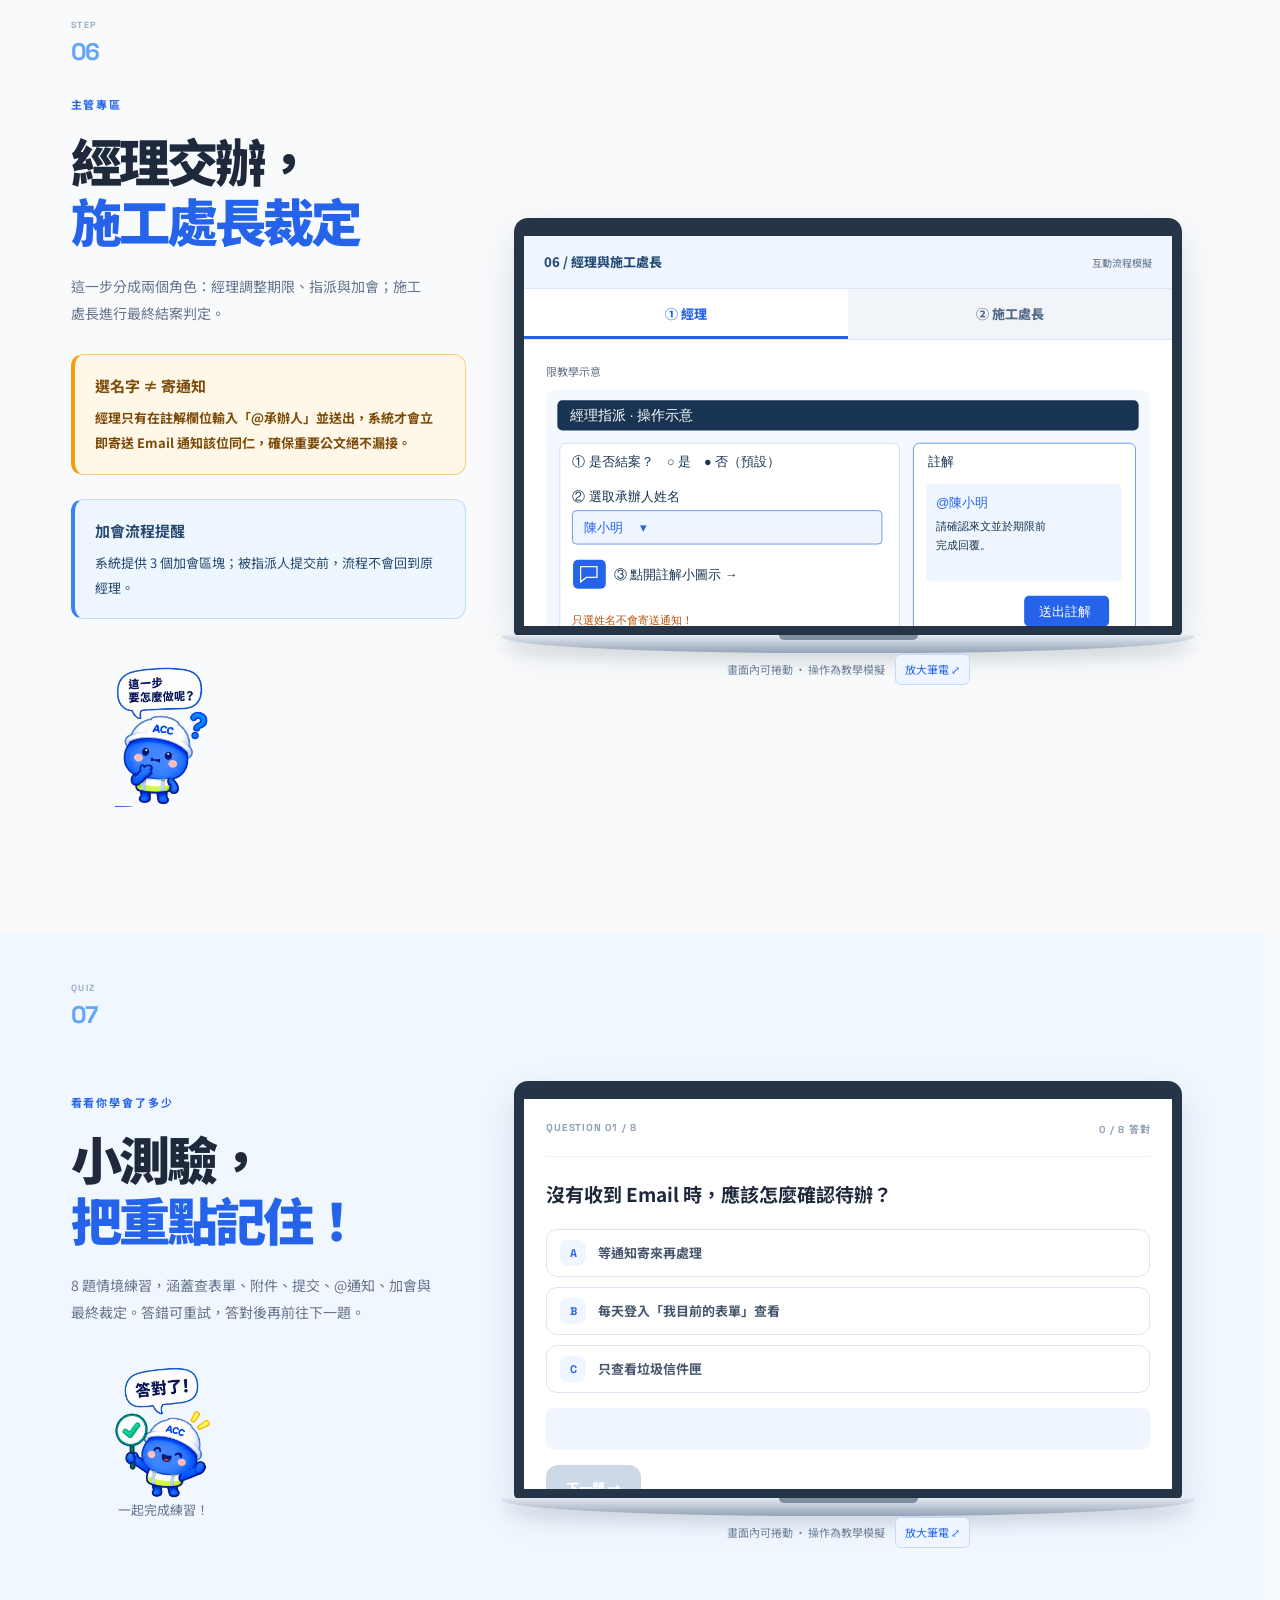
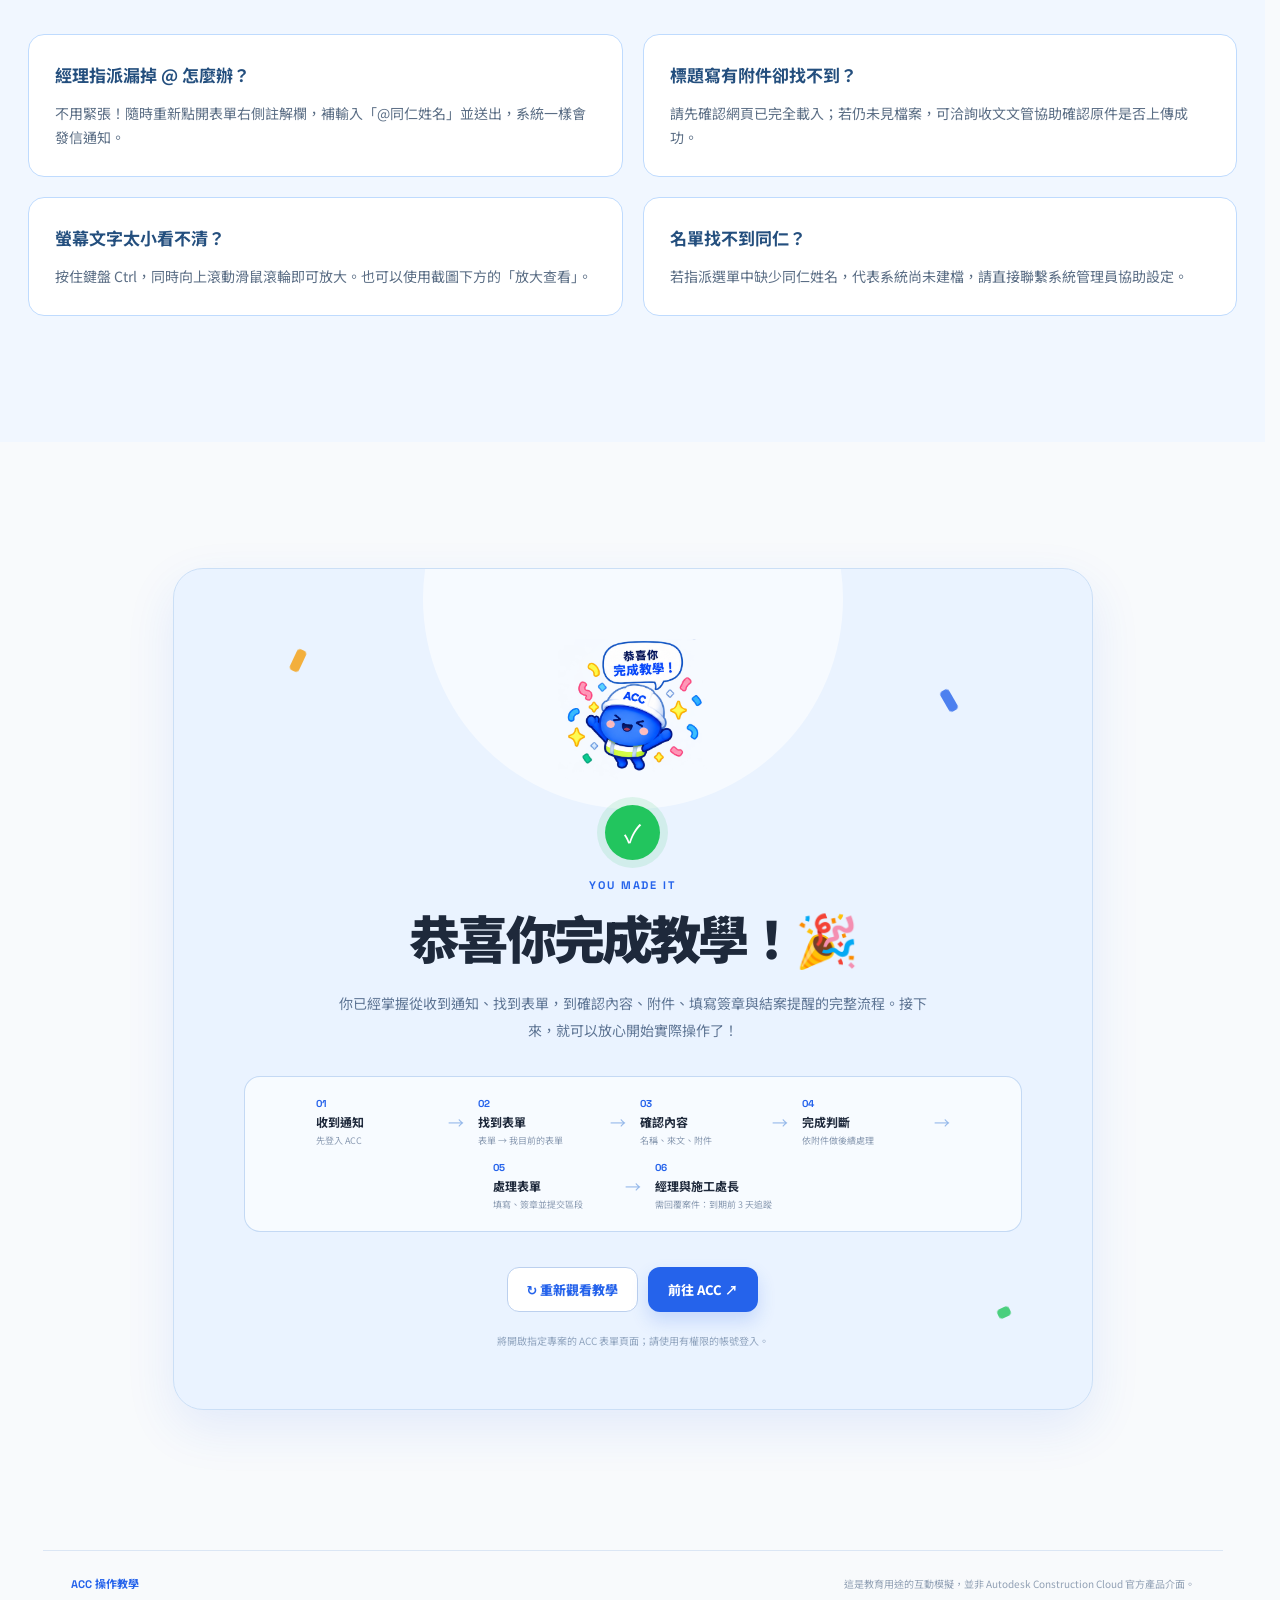
<file: newFolder/ACC 操作教學｜一步一步完成操作.html>
<!DOCTYPE html>
<!-- saved from url=(0112)https://5bd8f8c0-551d-48b4-b50e-bc25937d53af-00-38jqh35z7z0k4.worf.replit.dev/__mockup/acc-onboarding/index.html -->
<html lang="zh-Hant-TW"><head><meta http-equiv="Content-Type" content="text/html; charset=UTF-8">
    
    <link rel="icon" href="./ACC 操作教學｜一步一步完成操作_files/favicon.ico">
    <meta name="viewport" content="width=device-width, initial-scale=1">
    <meta name="description" content="Autodesk Construction Cloud 操作教學互動導覽">
    <title>ACC 表單收文操作教學｜一步一步完成操作</title>
    <style type="text/css">:root, :host {
  --fa-font-solid: normal 900 1em/1 "Font Awesome 6 Free";
  --fa-font-regular: normal 400 1em/1 "Font Awesome 6 Free";
  --fa-font-light: normal 300 1em/1 "Font Awesome 6 Pro";
  --fa-font-thin: normal 100 1em/1 "Font Awesome 6 Pro";
  --fa-font-duotone: normal 900 1em/1 "Font Awesome 6 Duotone";
  --fa-font-duotone-regular: normal 400 1em/1 "Font Awesome 6 Duotone";
  --fa-font-duotone-light: normal 300 1em/1 "Font Awesome 6 Duotone";
  --fa-font-duotone-thin: normal 100 1em/1 "Font Awesome 6 Duotone";
  --fa-font-brands: normal 400 1em/1 "Font Awesome 6 Brands";
  --fa-font-sharp-solid: normal 900 1em/1 "Font Awesome 6 Sharp";
  --fa-font-sharp-regular: normal 400 1em/1 "Font Awesome 6 Sharp";
  --fa-font-sharp-light: normal 300 1em/1 "Font Awesome 6 Sharp";
  --fa-font-sharp-thin: normal 100 1em/1 "Font Awesome 6 Sharp";
  --fa-font-sharp-duotone-solid: normal 900 1em/1 "Font Awesome 6 Sharp Duotone";
  --fa-font-sharp-duotone-regular: normal 400 1em/1 "Font Awesome 6 Sharp Duotone";
  --fa-font-sharp-duotone-light: normal 300 1em/1 "Font Awesome 6 Sharp Duotone";
  --fa-font-sharp-duotone-thin: normal 100 1em/1 "Font Awesome 6 Sharp Duotone";
}

svg:not(:root).svg-inline--fa, svg:not(:host).svg-inline--fa {
  overflow: visible;
  box-sizing: content-box;
}

.svg-inline--fa {
  display: var(--fa-display, inline-block);
  height: 1em;
  overflow: visible;
  vertical-align: -0.125em;
}
.svg-inline--fa.fa-2xs {
  vertical-align: 0.1em;
}
.svg-inline--fa.fa-xs {
  vertical-align: 0em;
}
.svg-inline--fa.fa-sm {
  vertical-align: -0.0714285705em;
}
.svg-inline--fa.fa-lg {
  vertical-align: -0.2em;
}
.svg-inline--fa.fa-xl {
  vertical-align: -0.25em;
}
.svg-inline--fa.fa-2xl {
  vertical-align: -0.3125em;
}
.svg-inline--fa.fa-pull-left {
  margin-right: var(--fa-pull-margin, 0.3em);
  width: auto;
}
.svg-inline--fa.fa-pull-right {
  margin-left: var(--fa-pull-margin, 0.3em);
  width: auto;
}
.svg-inline--fa.fa-li {
  width: var(--fa-li-width, 2em);
  top: 0.25em;
}
.svg-inline--fa.fa-fw {
  width: var(--fa-fw-width, 1.25em);
}

.fa-layers svg.svg-inline--fa {
  bottom: 0;
  left: 0;
  margin: auto;
  position: absolute;
  right: 0;
  top: 0;
}

.fa-layers-counter, .fa-layers-text {
  display: inline-block;
  position: absolute;
  text-align: center;
}

.fa-layers {
  display: inline-block;
  height: 1em;
  position: relative;
  text-align: center;
  vertical-align: -0.125em;
  width: 1em;
}
.fa-layers svg.svg-inline--fa {
  transform-origin: center center;
}

.fa-layers-text {
  left: 50%;
  top: 50%;
  transform: translate(-50%, -50%);
  transform-origin: center center;
}

.fa-layers-counter {
  background-color: var(--fa-counter-background-color, #ff253a);
  border-radius: var(--fa-counter-border-radius, 1em);
  box-sizing: border-box;
  color: var(--fa-inverse, #fff);
  line-height: var(--fa-counter-line-height, 1);
  max-width: var(--fa-counter-max-width, 5em);
  min-width: var(--fa-counter-min-width, 1.5em);
  overflow: hidden;
  padding: var(--fa-counter-padding, 0.25em 0.5em);
  right: var(--fa-right, 0);
  text-overflow: ellipsis;
  top: var(--fa-top, 0);
  transform: scale(var(--fa-counter-scale, 0.25));
  transform-origin: top right;
}

.fa-layers-bottom-right {
  bottom: var(--fa-bottom, 0);
  right: var(--fa-right, 0);
  top: auto;
  transform: scale(var(--fa-layers-scale, 0.25));
  transform-origin: bottom right;
}

.fa-layers-bottom-left {
  bottom: var(--fa-bottom, 0);
  left: var(--fa-left, 0);
  right: auto;
  top: auto;
  transform: scale(var(--fa-layers-scale, 0.25));
  transform-origin: bottom left;
}

.fa-layers-top-right {
  top: var(--fa-top, 0);
  right: var(--fa-right, 0);
  transform: scale(var(--fa-layers-scale, 0.25));
  transform-origin: top right;
}

.fa-layers-top-left {
  left: var(--fa-left, 0);
  right: auto;
  top: var(--fa-top, 0);
  transform: scale(var(--fa-layers-scale, 0.25));
  transform-origin: top left;
}

.fa-1x {
  font-size: 1em;
}

.fa-2x {
  font-size: 2em;
}

.fa-3x {
  font-size: 3em;
}

.fa-4x {
  font-size: 4em;
}

.fa-5x {
  font-size: 5em;
}

.fa-6x {
  font-size: 6em;
}

.fa-7x {
  font-size: 7em;
}

.fa-8x {
  font-size: 8em;
}

.fa-9x {
  font-size: 9em;
}

.fa-10x {
  font-size: 10em;
}

.fa-2xs {
  font-size: 0.625em;
  line-height: 0.1em;
  vertical-align: 0.225em;
}

.fa-xs {
  font-size: 0.75em;
  line-height: 0.0833333337em;
  vertical-align: 0.125em;
}

.fa-sm {
  font-size: 0.875em;
  line-height: 0.0714285718em;
  vertical-align: 0.0535714295em;
}

.fa-lg {
  font-size: 1.25em;
  line-height: 0.05em;
  vertical-align: -0.075em;
}

.fa-xl {
  font-size: 1.5em;
  line-height: 0.0416666682em;
  vertical-align: -0.125em;
}

.fa-2xl {
  font-size: 2em;
  line-height: 0.03125em;
  vertical-align: -0.1875em;
}

.fa-fw {
  text-align: center;
  width: 1.25em;
}

.fa-ul {
  list-style-type: none;
  margin-left: var(--fa-li-margin, 2.5em);
  padding-left: 0;
}
.fa-ul > li {
  position: relative;
}

.fa-li {
  left: calc(-1 * var(--fa-li-width, 2em));
  position: absolute;
  text-align: center;
  width: var(--fa-li-width, 2em);
  line-height: inherit;
}

.fa-border {
  border-color: var(--fa-border-color, #eee);
  border-radius: var(--fa-border-radius, 0.1em);
  border-style: var(--fa-border-style, solid);
  border-width: var(--fa-border-width, 0.08em);
  padding: var(--fa-border-padding, 0.2em 0.25em 0.15em);
}

.fa-pull-left {
  float: left;
  margin-right: var(--fa-pull-margin, 0.3em);
}

.fa-pull-right {
  float: right;
  margin-left: var(--fa-pull-margin, 0.3em);
}

.fa-beat {
  animation-name: fa-beat;
  animation-delay: var(--fa-animation-delay, 0s);
  animation-direction: var(--fa-animation-direction, normal);
  animation-duration: var(--fa-animation-duration, 1s);
  animation-iteration-count: var(--fa-animation-iteration-count, infinite);
  animation-timing-function: var(--fa-animation-timing, ease-in-out);
}

.fa-bounce {
  animation-name: fa-bounce;
  animation-delay: var(--fa-animation-delay, 0s);
  animation-direction: var(--fa-animation-direction, normal);
  animation-duration: var(--fa-animation-duration, 1s);
  animation-iteration-count: var(--fa-animation-iteration-count, infinite);
  animation-timing-function: var(--fa-animation-timing, cubic-bezier(0.28, 0.84, 0.42, 1));
}

.fa-fade {
  animation-name: fa-fade;
  animation-delay: var(--fa-animation-delay, 0s);
  animation-direction: var(--fa-animation-direction, normal);
  animation-duration: var(--fa-animation-duration, 1s);
  animation-iteration-count: var(--fa-animation-iteration-count, infinite);
  animation-timing-function: var(--fa-animation-timing, cubic-bezier(0.4, 0, 0.6, 1));
}

.fa-beat-fade {
  animation-name: fa-beat-fade;
  animation-delay: var(--fa-animation-delay, 0s);
  animation-direction: var(--fa-animation-direction, normal);
  animation-duration: var(--fa-animation-duration, 1s);
  animation-iteration-count: var(--fa-animation-iteration-count, infinite);
  animation-timing-function: var(--fa-animation-timing, cubic-bezier(0.4, 0, 0.6, 1));
}

.fa-flip {
  animation-name: fa-flip;
  animation-delay: var(--fa-animation-delay, 0s);
  animation-direction: var(--fa-animation-direction, normal);
  animation-duration: var(--fa-animation-duration, 1s);
  animation-iteration-count: var(--fa-animation-iteration-count, infinite);
  animation-timing-function: var(--fa-animation-timing, ease-in-out);
}

.fa-shake {
  animation-name: fa-shake;
  animation-delay: var(--fa-animation-delay, 0s);
  animation-direction: var(--fa-animation-direction, normal);
  animation-duration: var(--fa-animation-duration, 1s);
  animation-iteration-count: var(--fa-animation-iteration-count, infinite);
  animation-timing-function: var(--fa-animation-timing, linear);
}

.fa-spin {
  animation-name: fa-spin;
  animation-delay: var(--fa-animation-delay, 0s);
  animation-direction: var(--fa-animation-direction, normal);
  animation-duration: var(--fa-animation-duration, 2s);
  animation-iteration-count: var(--fa-animation-iteration-count, infinite);
  animation-timing-function: var(--fa-animation-timing, linear);
}

.fa-spin-reverse {
  --fa-animation-direction: reverse;
}

.fa-pulse,
.fa-spin-pulse {
  animation-name: fa-spin;
  animation-direction: var(--fa-animation-direction, normal);
  animation-duration: var(--fa-animation-duration, 1s);
  animation-iteration-count: var(--fa-animation-iteration-count, infinite);
  animation-timing-function: var(--fa-animation-timing, steps(8));
}

@media (prefers-reduced-motion: reduce) {
  .fa-beat,
.fa-bounce,
.fa-fade,
.fa-beat-fade,
.fa-flip,
.fa-pulse,
.fa-shake,
.fa-spin,
.fa-spin-pulse {
    animation-delay: -1ms;
    animation-duration: 1ms;
    animation-iteration-count: 1;
    transition-delay: 0s;
    transition-duration: 0s;
  }
}
@keyframes fa-beat {
  0%, 90% {
    transform: scale(1);
  }
  45% {
    transform: scale(var(--fa-beat-scale, 1.25));
  }
}
@keyframes fa-bounce {
  0% {
    transform: scale(1, 1) translateY(0);
  }
  10% {
    transform: scale(var(--fa-bounce-start-scale-x, 1.1), var(--fa-bounce-start-scale-y, 0.9)) translateY(0);
  }
  30% {
    transform: scale(var(--fa-bounce-jump-scale-x, 0.9), var(--fa-bounce-jump-scale-y, 1.1)) translateY(var(--fa-bounce-height, -0.5em));
  }
  50% {
    transform: scale(var(--fa-bounce-land-scale-x, 1.05), var(--fa-bounce-land-scale-y, 0.95)) translateY(0);
  }
  57% {
    transform: scale(1, 1) translateY(var(--fa-bounce-rebound, -0.125em));
  }
  64% {
    transform: scale(1, 1) translateY(0);
  }
  100% {
    transform: scale(1, 1) translateY(0);
  }
}
@keyframes fa-fade {
  50% {
    opacity: var(--fa-fade-opacity, 0.4);
  }
}
@keyframes fa-beat-fade {
  0%, 100% {
    opacity: var(--fa-beat-fade-opacity, 0.4);
    transform: scale(1);
  }
  50% {
    opacity: 1;
    transform: scale(var(--fa-beat-fade-scale, 1.125));
  }
}
@keyframes fa-flip {
  50% {
    transform: rotate3d(var(--fa-flip-x, 0), var(--fa-flip-y, 1), var(--fa-flip-z, 0), var(--fa-flip-angle, -180deg));
  }
}
@keyframes fa-shake {
  0% {
    transform: rotate(-15deg);
  }
  4% {
    transform: rotate(15deg);
  }
  8%, 24% {
    transform: rotate(-18deg);
  }
  12%, 28% {
    transform: rotate(18deg);
  }
  16% {
    transform: rotate(-22deg);
  }
  20% {
    transform: rotate(22deg);
  }
  32% {
    transform: rotate(-12deg);
  }
  36% {
    transform: rotate(12deg);
  }
  40%, 100% {
    transform: rotate(0deg);
  }
}
@keyframes fa-spin {
  0% {
    transform: rotate(0deg);
  }
  100% {
    transform: rotate(360deg);
  }
}
.fa-rotate-90 {
  transform: rotate(90deg);
}

.fa-rotate-180 {
  transform: rotate(180deg);
}

.fa-rotate-270 {
  transform: rotate(270deg);
}

.fa-flip-horizontal {
  transform: scale(-1, 1);
}

.fa-flip-vertical {
  transform: scale(1, -1);
}

.fa-flip-both,
.fa-flip-horizontal.fa-flip-vertical {
  transform: scale(-1, -1);
}

.fa-rotate-by {
  transform: rotate(var(--fa-rotate-angle, 0));
}

.fa-stack {
  display: inline-block;
  vertical-align: middle;
  height: 2em;
  position: relative;
  width: 2.5em;
}

.fa-stack-1x,
.fa-stack-2x {
  bottom: 0;
  left: 0;
  margin: auto;
  position: absolute;
  right: 0;
  top: 0;
  z-index: var(--fa-stack-z-index, auto);
}

.svg-inline--fa.fa-stack-1x {
  height: 1em;
  width: 1.25em;
}
.svg-inline--fa.fa-stack-2x {
  height: 2em;
  width: 2.5em;
}

.fa-inverse {
  color: var(--fa-inverse, #fff);
}

.sr-only,
.fa-sr-only {
  position: absolute;
  width: 1px;
  height: 1px;
  padding: 0;
  margin: -1px;
  overflow: hidden;
  clip: rect(0, 0, 0, 0);
  white-space: nowrap;
  border-width: 0;
}

.sr-only-focusable:not(:focus),
.fa-sr-only-focusable:not(:focus) {
  position: absolute;
  width: 1px;
  height: 1px;
  padding: 0;
  margin: -1px;
  overflow: hidden;
  clip: rect(0, 0, 0, 0);
  white-space: nowrap;
  border-width: 0;
}

.svg-inline--fa .fa-primary {
  fill: var(--fa-primary-color, currentColor);
  opacity: var(--fa-primary-opacity, 1);
}

.svg-inline--fa .fa-secondary {
  fill: var(--fa-secondary-color, currentColor);
  opacity: var(--fa-secondary-opacity, 0.4);
}

.svg-inline--fa.fa-swap-opacity .fa-primary {
  opacity: var(--fa-secondary-opacity, 0.4);
}

.svg-inline--fa.fa-swap-opacity .fa-secondary {
  opacity: var(--fa-primary-opacity, 1);
}

.svg-inline--fa mask .fa-primary,
.svg-inline--fa mask .fa-secondary {
  fill: black;
}</style><link rel="stylesheet" href="./ACC 操作教學｜一步一步完成操作_files/style.css?v=email-next-1">
<!--UIPATH_EXTENSION_ID: conkfbpnllelocpogdmbilgmnkabjfmf--><style id="monica-reading-highlight-style">
        .monica-reading-highlight {
          animation: fadeInOut 1.5s ease-in-out;
        }

        @keyframes fadeInOut {
          0%, 100% { background-color: transparent; }
          30%, 70% { background-color: rgba(2, 118, 255, 0.20); }
        }
      </style></head>
<body data-new-gr-c-s-check-loaded="14.1330.0" data-gr-ext-installed="" monica-id="ofpnmcalabcbjgholdjcjblkibolbppb" monica-version="9.0.22">
  <a class="skip-link" href="#main-content">跳到主要內容</a>
  <header class="site-header">
    <div class="header-inner">
      <a class="brand" href="#welcome" aria-label="回到 ACC 操作教學首頁">
        <span class="brand-mark" aria-hidden="true">ACC</span>
        <span class="brand-copy"><strong>ACC 操作教學</strong><small>表單收文</small></span>
      </a>
      <div class="header-progress" aria-label="教學進度">
        <div class="progress-label"><span id="progress-current">開始</span><span id="progress-count">0 / 8</span></div>
        <div class="progress-track" role="progressbar" aria-label="教學進度" aria-valuemin="0" aria-valuemax="100" aria-valuenow="0"><span id="progress-bar" style="width: 0%;"></span></div>
      </div>
      <button class="header-restart" type="button" data-action="restart" aria-label="重新觀看教學">重新觀看</button>
    </div>
  </header>

  <main id="main-content">
    <section id="welcome" class="hero section-shell" data-section="welcome">
      <div class="hero-copy reveal">
        <div class="eyebrow"><span class="eyebrow-dot"></span> 公文 / 01</div>
        <h1>歡迎來到<br><em>ACC 表單收文操作教學！</em></h1>
        <p class="hero-lead">跟著小助手，一步一步完成操作。<br>不用擔心，我們一起來！</p>
        <div class="hero-badges" aria-label="課程資訊">
          <span>◷ 約 10–15 分鐘</span><span>✦ 互動式教學</span><span>↻ 隨時可以重新觀看</span>
        </div>
        <button class="button button-primary button-large" type="button" data-scroll-to="step-01">
          開始教學 <span aria-hidden="true">→</span>
        </button>
        <button type="button" id="show-guide" class="guide-replay">第一次使用？查看操作導覽 ↗</button>
      </div>
      <div class="hero-art reveal reveal-delay-1">
        <div class="orbit orbit-one"></div><div class="orbit orbit-two"></div>
        <div class="mascot-wrap mascot-welcome">
          <div class="asset-placeholder mascot-placeholder" data-asset="./ACC 操作教學｜一步一步完成操作_files/mascot-welcome.png" data-label="mascot-welcome.png">
            <span class="placeholder-kicker">小助手圖片</span><strong>mascot-welcome.png</strong><small>圖片暫時無法顯示，請重新整理頁面</small>
          </div>
          <img class="asset-image" src="./ACC 操作教學｜一步一步完成操作_files/mascot-welcome.png" alt="ACC 操作教學小助手" loading="eager">
        </div>
        <div class="hero-note note-top"><span>01</span> 先看通知</div>
        <div class="hero-note note-bottom"><span class="check-icon">✓</span> 一起完成每一步</div>
      </div>
    </section>

    <div class="step-rail" aria-label="教學步驟導覽">
      <div class="rail-inner">
        <span class="rail-label">教學流程</span>
        <button type="button" class="rail-item" data-rail="step-01"><span>01</span> 收到通知</button>
        <i></i><button type="button" class="rail-item" data-rail="step-02"><span>02</span> 找到表單</button>
        <i></i><button type="button" class="rail-item" data-rail="step-03"><span>03</span> 辨識標題</button>
        <i></i><button type="button" class="rail-item" data-rail="step-04"><span>04</span> 判斷附件</button>
        <i></i><button type="button" class="rail-item" data-rail="step-05"><span>05</span> 處理表單</button>
        <i></i><button type="button" class="rail-item" data-rail="step-06"><span>06</span> 經理與施工處長</button>
        <i></i><button type="button" class="rail-item" data-rail="quiz"><span>07</span> 小測驗</button>
        <i></i><button type="button" class="rail-item" data-rail="complete"><span>08</span> 完成</button>
      </div>
    </div>

<section id="step-01" class="lesson-section section-shell soft-blue" data-section="step-01"><div class="section-index"><span>STEP</span><strong>01</strong></div><div class="lesson-grid"><div class="lesson-intro"><div class="eyebrow">第一步</div><h2>收到通知，<br><em>登入 ACC</em></h2><p class="section-lead">收到表單通知後，先確認專案與表單名稱，再點信件中的「View Form」開啟表單；如尚未登入，請先登入 ACC。</p><div class="mascot-side"><img class="asset-image" src="./ACC 操作教學｜一步一步完成操作_files/mascot-point-right.png" alt="教學小助手" loading="lazy"></div></div><div class="laptop"><div class="laptop-screen" tabindex="0" role="region" aria-label="筆電教學畫面，可捲動"><div class="training-screen"><div class="screen-heading"><span>01 / 收到通知</span><small>實際Email畫面</small></div><figure class="real-shot"><div class="shot-stage"><img src="./ACC 操作教學｜一步一步完成操作_files/step-01.png" alt="ACC 表單電子郵件通知" loading="lazy"><button type="button" id="email-view-form" class="shot-hotspot email-view-form" aria-label="點擊 View Form，查看下一步提示" aria-controls="email-next-hint"><span>點這裡：View Form</span></button></div><figcaption>ACC 表單電子郵件通知<button type="button" class="text-button" data-enlarge="step-01.png">放大查看 ↗</button></figcaption></figure><div class="screen-actions email-next-actions"><p id="email-next-hint" class="email-next-hint" role="status" hidden>已完成點擊 View Form 的練習！<br><strong>請點下方「下一步」繼續</strong><span aria-hidden="true">↓</span></p><button id="email-next" class="button button-primary" type="button" data-next="step-02">下一步 →</button></div></div></div><div class="laptop-base" aria-hidden="true"></div><p class="screen-help">畫面內可捲動 · 操作為教學模擬 <button type="button" class="text-button laptop-zoom" aria-haspopup="dialog">放大筆電 ⤢</button></p></div></div></section><section id="step-02" class="lesson-section section-shell " data-section="step-02"><div class="section-index"><span>STEP</span><strong>02</strong></div><div class="lesson-grid"><div class="lesson-intro"><div class="eyebrow">找收文表单</div><h2>每天登入，<br><em>找到我的表單</em></h2><p class="section-lead">登入後，依序點選「表單」→「我目前的表單」，查看目前指派給您的待辦。</p><div class="path-pills"><span>ACC</span><b>→</b><span>表單</span><b>→</b><span class="active">我目前的表單</span></div><aside class="lesson-note important"><strong>特別叮嚀：切勿只依賴電子郵件通知！</strong><p>信件有時會被分到垃圾信件匣或延遲送達。建議養成每天登入「我目前的表單」查看待辦的好習慣。</p></aside></div><div class="laptop"><div class="laptop-screen" tabindex="0" role="region" aria-label="筆電教學畫面，可捲動"><div class="training-screen"><div class="screen-heading"><span>02 / 我目前的表單</span><small>實際系統畫面</small></div><figure class="real-shot"><div class="shot-stage"><img src="./ACC 操作教學｜一步一步完成操作_files/step-02.png" alt="從左側「表單」找到「我目前的表單」" loading="lazy"></div><figcaption>從左側「表單」找到「我目前的表單」<button type="button" class="text-button" data-enlarge="step-02.png">放大查看 ↗</button></figcaption></figure><div class="screen-actions"><button class="button button-primary" type="button" data-next="step-03">下一步 →</button></div></div></div><div class="laptop-base" aria-hidden="true"></div><p class="screen-help">畫面內可捲動 · 操作為教學模擬 <button type="button" class="text-button laptop-zoom" aria-haspopup="dialog">放大筆電 ⤢</button></p></div></div></section><section id="step-03" class="lesson-section section-shell soft-blue" data-section="step-03"><div class="section-index"><span>STEP</span><strong>03</strong></div><div class="lesson-grid"><div class="lesson-intro"><div class="eyebrow">精準識文</div><h2>看懂標題，<br><em>掌握來文重點</em></h2><p class="section-lead">標題由「收文日期、來文編號、來文單位、關鍵詞、有／無附件」組成。先點選右方欄位認識各部分，再完成辨識練習。</p><div class="mascot-side"><img class="asset-image" src="./ACC 操作教學｜一步一步完成操作_files/mascot-thinking.png" alt="教學小助手" loading="lazy"></div></div><div class="laptop"><div class="laptop-screen" tabindex="0" role="region" aria-label="筆電教學畫面，可捲動"><div class="training-screen"><div class="screen-heading"><span>03 / 標題辨識練習</span><small>點選欄位查看說明</small></div><figure class="real-shot"><div class="shot-stage"><img src="./ACC 操作教學｜一步一步完成操作_files/step-03.png" alt="表單標題命名規則與範例" loading="lazy"></div><figcaption>表單標題命名規則與範例<button type="button" class="text-button" data-enlarge="step-03.png">放大查看 ↗</button></figcaption></figure><div class="exercise-pad"><div class="title-tokens" role="group" aria-label="表單標題各欄位"><button data-title-part="date">1150302</button><button data-title-part="number">1150020002</button><button data-title-part="sender">中興工程</button><button data-title-part="subject">Y3車站接地網工程設計圖</button><button data-title-part="attachment">有.pdf</button></div><p id="title-explanation" class="feedback" role="status">點選一段標題，看看它代表什麼。</p><fieldset class="mini-question"><legend>小練習：哪一段是「來文編號」？</legend><button type="button" data-title-answer="wrong">1150302</button><button type="button" data-title-answer="correct">1150020002</button><button type="button" data-title-answer="wrong">中興工程</button></fieldset><p id="title-feedback" role="status"></p><button class="button button-primary" type="button" data-next="step-04">下一步 →</button></div></div></div><div class="laptop-base" aria-hidden="true"></div><p class="screen-help">畫面內可捲動 · 操作為教學模擬 <button type="button" class="text-button laptop-zoom" aria-haspopup="dialog">放大筆電 ⤢</button></p></div></div></section><section id="step-04" class="lesson-section section-shell " data-section="step-04"><div class="section-index"><span>STEP</span><strong>04</strong></div><div class="lesson-grid"><div class="lesson-intro"><div class="eyebrow">查閱內容/附件</div><h2>有無附件，<br><em>分別怎麼看？</em></h2><p class="section-lead">先依表單標題與內容，選擇對應的情境。兩種方式都可以練習，切換選項即可重新查看。</p><aside class="lesson-note "><strong>先找對位置</strong><p>有附件：查看「描述」內的網址。<br>無附件：點開右下方「參考」內的來文，閱讀文件內容。</p></aside><div class="mascot-side"><img class="asset-image" src="./ACC 操作教學｜一步一步完成操作_files/mascot-point-right.png" alt="教學小助手" loading="lazy"></div></div><div class="laptop"><div class="laptop-screen" tabindex="0" role="region" aria-label="筆電教學畫面，可捲動"><div class="training-screen"><div class="screen-heading"><span>04 / 附件與來文</span><small>選擇情境 → 點選截圖</small></div><div class="exercise-pad"><div class="choice-grid"><button class="choice-card" type="button" data-choice="yes" aria-pressed="false"><strong>📎 有附件</strong></button><button class="choice-card" type="button" data-choice="no" aria-pressed="false"><strong>📄 無附件</strong></button></div></div><div id="branch-yes" class="attachment-branch" hidden><figure class="real-shot"><div class="shot-stage"><img src="./ACC 操作教學｜一步一步完成操作_files/step-04-yes.png" alt="有附件：在「描述」欄找到附件網址" loading="lazy"><button type="button" id="description-target" class="shot-hotspot" style="left:21%;top:83%;width:76%;height:15%" aria-label="點選描述欄的網址"><span>點選描述欄的網址</span></button></div><figcaption>有附件：在「描述」欄找到附件網址<button type="button" class="text-button" data-enlarge="step-04-yes.png">放大查看 ↗</button></figcaption></figure><div class="exercise-pad" id="url-exercise" hidden><h3>① 複製描述欄的完整網址</h3><p>在實際系統中，選取「描述」內的完整網址並複製。下方使用教學範例網址練習。</p><label for="attachment-url">教學範例網址</label><div class="input-action"><input id="attachment-url" readonly value="https://example.com/acc/attachment.pdf"><button id="copy-url" class="button button-secondary" type="button">複製網址</button></div><p id="copy-status" role="status"></p><button id="open-browser-demo" class="button button-secondary" type="button">② 開啟瀏覽器練習</button><div id="browser-demo" class="browser-demo" hidden><div class="browser-bar"><i></i><i></i><i></i><strong>新分頁 · 模擬瀏覽器</strong></div><form id="browser-form"><label for="browser-address">③ 在網址列貼上網址，按下 Enter</label><input id="browser-address" type="url" required placeholder="在這裡貼上剛才複製的網址"><div class="inline-actions"><button type="button" id="paste-demo" class="button button-secondary">模擬貼上</button><button type="submit" class="button button-primary">前往</button></div></form><div id="browser-result" role="status"></div></div></div></div><div id="branch-no" class="attachment-branch" hidden><figure class="real-shot"><div class="shot-stage"><img src="./ACC 操作教學｜一步一步完成操作_files/step-04-no.png" alt="無附件：點開右下方「參考」中的來文" loading="lazy"><button type="button" id="reference-target" class="shot-hotspot" style="left:60%;top:87%;width:38%;height:11%" aria-label="點此開啟來文"><span>點此開啟來文</span></button></div><figcaption>無附件：點開右下方「參考」中的來文<button type="button" class="text-button" data-enlarge="step-04-no.png">放大查看 ↗</button></figcaption></figure><div id="document-viewer" class="document-viewer" hidden><div class="screen-heading"><strong>來文內容 · 開啟動畫示意</strong><span>↗</span></div><div class="paper-preview"><span>來文</span><h3>請閱讀文件內容</h3><p>確認主旨、說明、期限與應辦事項。</p><div class="paper-lines"></div><small>這是開啟文件的操作示意，實際內容請以來文為準。</small></div><div class="exercise-pad"><button type="button" id="show-viewer-help" class="button button-secondary" aria-expanded="false">文字模糊或閱讀不方便？</button><div id="viewer-help" hidden><h3>請點設定選單，關閉「向量檢視」</h3><figure class="real-shot"><div class="shot-stage"><img src="./ACC 操作教學｜一步一步完成操作_files/step-04-no-1.png" alt="請點設定選單，關閉「向量檢視」" loading="lazy"></div><figcaption>請點設定選單，關閉「向量檢視」<button type="button" class="text-button" data-enlarge="step-04-no-1.png">放大查看 ↗</button></figcaption></figure><h3>亦可切換為一般捲動模式</h3><figure class="real-shot"><div class="shot-stage"><img src="./ACC 操作教學｜一步一步完成操作_files/step-04-no-2.png" alt="亦可切換為一般捲動模式" loading="lazy"></div><figcaption>亦可切換為一般捲動模式<button type="button" class="text-button" data-enlarge="step-04-no-2.png">放大查看 ↗</button></figcaption></figure></div></div></div></div><div class="screen-actions"><p id="branch-status" role="status">請先選擇有附件或無附件，完成對應的開啟練習。</p><button class="button button-primary" id="branch-next" data-next="step-05" disabled>下一步 →</button></div></div></div><div class="laptop-base" aria-hidden="true"></div><p class="screen-help">畫面內可捲動 · 操作為教學模擬 <button type="button" class="text-button laptop-zoom" aria-haspopup="dialog">放大筆電 ⤢</button></p></div></div></section><section id="step-05" class="lesson-section section-shell soft-blue" data-section="step-05"><div class="section-index"><span>STEP</span><strong>05</strong></div><div class="lesson-grid"><div class="lesson-intro"><div class="eyebrow">填送出</div><h2>我的區塊，<br><em>填妥並提交</em></h2><p class="section-lead">在左側或表單內尋找帶有「您」字的區塊，這是目前指派由您填寫的責任範圍。紅色星號「<span class="required-mark">*</span>」為必填題目。</p><aside class="lesson-note important"><strong>一定要按「提交區段」！</strong><p>只填寫或選擇「已簽核」，流程都還不會往下走。<strong>必須按下「提交區段」後，才會流轉至下一關。</strong></p></aside></div><div class="laptop"><div class="laptop-screen" tabindex="0" role="region" aria-label="筆電教學畫面，可捲動"><div class="training-screen"><div class="screen-heading"><span>05 / 填寫與簽核</span><small>點選屬於「您」的區塊</small></div><figure class="real-shot"><div class="shot-stage"><img src="./ACC 操作教學｜一步一步完成操作_files/step-05.png" alt="點選左側指派給「您」的區塊" loading="lazy"><button type="button" id="assigned-target" class="shot-hotspot" style="left:0%;top:5%;width:23%;height:10%" aria-label="點選您的區塊"><span>點選您的區塊</span></button></div><figcaption>點選左側指派給「您」的區塊<button type="button" class="text-button" data-enlarge="step-05.png">放大查看 ↗</button></figcaption></figure><div id="assigned-practice" hidden><form id="submission-form" class="submission-form"><div class="assigned-section"><strong>填寫區塊模拟</strong><span>您 · 操作模擬</span></div></textarea><label for="submission-remark">備註 <small>選填</small></label><textarea id="submission-remark" rows="2" placeholder="輸入補充說明"></textarea><label for="signature-name">簽名欄 <span class="required-mark">*</span></label><select id="signature-name" required oninvalid="this.setCustomValidity('請選擇簽核狀態')" onchange="this.setCustomValidity('')"><option value="" disabled selected>請選擇簽核狀態</option><option value="signed">已簽核</option></select></textarea><aside class="lesson-note important"><strong>填完不等於提交</strong><p>請務必按下「提交區段」，流程才會繼續。</p></aside><button class="button button-primary" type="submit">提交區段 →</button><p id="submission-status" role="status">此處為教學練習，不會送出至 ACC。</p><button class="button button-secondary" id="submission-next" type="button" data-next="step-06" disabled>下一步：經理與施工處長 →</button></form></div></div></div><div class="laptop-base" aria-hidden="true"></div><p class="screen-help">畫面內可捲動 · 操作為教學模擬 <button type="button" class="text-button laptop-zoom" aria-haspopup="dialog">放大筆電 ⤢</button></p></div></div></section><section id="step-06" class="lesson-section section-shell " data-section="step-06"><div class="section-index"><span>STEP</span><strong>06</strong></div><div class="lesson-grid"><div class="lesson-intro"><div class="eyebrow">主管專區</div><h2>經理交辦，<br><em>施工處長裁定</em></h2><p class="section-lead">這一步分成兩個角色：經理調整期限、指派與加會；施工處長進行最終結案判定。</p><aside class="lesson-note important"><strong>選名字 ≠ 寄通知</strong><p><strong>經理只有在註解欄位輸入「@承辦人」並送出，系統才會立即寄送 Email 通知該位同仁，確保重要公文絕不漏接。</strong></p></aside><aside class="lesson-note "><strong>加會流程提醒</strong><p>系統提供 3 個加會區塊；被指派人提交前，流程不會回到原經理。</p></aside><div class="mascot-side"><img class="asset-image" src="./ACC 操作教學｜一步一步完成操作_files/mascot-thinking.png" alt="教學小助手" loading="lazy"></div></div><div class="laptop"><div class="laptop-screen" tabindex="0" role="region" aria-label="筆電教學畫面，可捲動"><div class="training-screen"><div class="screen-heading"><span>06 / 經理與施工處長</span><small>互動流程模擬</small></div><div class="role-tabs" role="tablist" aria-label="角色教學"><button role="tab" id="manager-tab" aria-controls="manager-panel" aria-selected="true">① 經理</button><button role="tab" id="director-tab" aria-controls="director-panel" aria-selected="false" tabindex="-1">② 施工處長</button></div><div id="manager-panel" role="tabpanel" aria-labelledby="manager-tab" class="exercise-pad"><div class="demo-label">限教學示意</div><img class="diagram" src="./ACC 操作教學｜一步一步完成操作_files/manager-assignment.svg" alt="經理先選是否結案及承辦人，再開啟註解輸入 @承辦人與交辦事項"><form id="manager-form" class="field-stack"><label for="due-date">案件到期日 <span class="required-mark">*</span></label><input id="due-date" type="date" required value="2026-09-30"><label for="manager-decision">是否結案？ <span class="required-mark">*</span></label><select id="manager-decision" required><option value="no" selected>否</option><option value="yes">是</option></select><p class="field-help">系統預設為「否」，最終仍由施工處長裁定。</p><label for="assignee">選取承辦人姓名 <span class="required-mark">*</span></label><select id="assignee" required><option value="">請選取承辦人</option><option>陳小明</option><option>林怡君</option><option>王志強</option></select><p class="field-help">示範姓名，僅供練習。<strong>單純選取姓名不會寄送通知。</strong></p><button type="button" id="comment-toggle" class="comment-button" aria-expanded="false" aria-controls="comment-panel" disabled><span aria-hidden="true">▤</span> 點開註解小圖示</button><div id="comment-panel" class="comment-panel" hidden><label for="manager-comment">註解：輸入 @ 同仁姓名並寫下交辦重點事項</label><textarea id="manager-comment" rows="3" placeholder="例如：@陳小明 請確認來文內容並於期限前完成回覆。"></textarea><button id="insert-mention" type="button" class="mention-chip">插入 @承辦人</button><button id="send-comment" type="button" class="button button-primary">送出註解</button><p id="comment-status" role="status"></p><div id="email-demo" class="delivery-animation" hidden><span class="flying-mail">✉</span><div><strong>模擬 Email 已通知承辦人</strong><p id="email-recipient"></p></div></div></div><h3>接著：加會其他單位</h3><img class="diagram" src="./ACC 操作教學｜一步一步完成操作_files/co-review.svg" alt="情境 A：指派其他單位主管，等對方提交後回原經理；情境 B：不需加會，直接提交前往下一階段"><div class="scenario-buttons"><button type="button" id="scenario-yes" aria-pressed="false">情境 A：需要加會</button><button type="button" id="scenario-no" aria-pressed="true">情境 B：不需加會</button></div><p id="co-overview" class="feedback" role="status">不需加會：直接提交區段，即可前往下一階段。</p><fieldset class="co-block"><legend>加會其他單位 01</legend><label for="co-unit-1">指派對象</label><select id="co-unit-1" data-co-unit="1"><option value="">不需加會</option><option>YC01－BIM經理</option><option>YC01－品管經理</option><option>YC01－工務經理</option><option>YC01－協理</option></select><button type="button" data-co-submit="1" class="button button-secondary" disabled>模擬被指派人提交</button><p id="co-status-1" role="status">未指派，可直接提交此區塊。</p></fieldset><fieldset class="co-block"><legend>加會其他單位 02</legend><label for="co-unit-2">指派對象</label><select id="co-unit-2" data-co-unit="2"><option value="">不需加會</option><option>YC01－BIM經理</option><option>YC01－品管經理</option><option>YC01－工務經理</option><option>YC01－協理</option></select><button type="button" data-co-submit="2" class="button button-secondary" disabled>模擬被指派人提交</button><p id="co-status-2" role="status">未指派，可直接提交此區塊。</p></fieldset><fieldset class="co-block"><legend>加會其他單位 03</legend><label for="co-unit-3">指派對象</label><select id="co-unit-3" data-co-unit="3"><option value="">不需加會</option><option>YC01－BIM經理</option><option>YC01－品管經理</option><option>YC01－工務經理</option><option>YC01－協理</option></select><button type="button" data-co-submit="3" class="button button-secondary" disabled>模擬被指派人提交</button><p id="co-status-3" role="status">未指派，可直接提交此區塊。</p></fieldset><p class="field-help">需要加會時：選擇其他單位主管 → 系統通知對方 → 區塊由對方編輯處理 → 對方提交後回到原經理。</p><button class="button button-primary" type="submit">提交經理區段</button><p id="manager-status" role="status">請完成承辦人指派、@註解通知與加會確認。</p><button type="button" id="go-director" class="button button-secondary" disabled>前往施工處長裁定 →</button></form></div><div id="director-panel" role="tabpanel" aria-labelledby="director-tab" class="exercise-pad" hidden><figure class="real-shot"><div class="shot-stage"><img src="./ACC 操作教學｜一步一步完成操作_files/step-06.png" alt="施工處長：是否結案（最終判定）" loading="lazy"></div><figcaption>施工處長：是否結案（最終判定）<button type="button" class="text-button" data-enlarge="step-06.png">放大查看 ↗</button></figcaption></figure><aside class="lesson-note "><strong>最終由施工處長拍板裁定</strong><p>系統預設選項為「否」。請依案件是否需要正式公文回覆進行判斷。</p></aside><form id="director-form" class="field-stack"><label for="director-decision">是否結案（最終判定）？</label><select id="director-decision"><option value="no" selected>否</option><option value="yes">是</option></select><div id="director-no"><h3>否：辦理回覆後，再發文結案</h3><p>承辦同仁必須擬定正式覆函、檢送資料或依來函要求回覆，完成後依公文程序發文結案。</p><aside class="lesson-note "><strong>💡 到期前 3 天，自動建立追蹤表單</strong><p>系統自動建立「發文辦理情形追蹤表單」，提醒承辦人填寫並提送。</p></aside><p>預計提醒日期：<strong id="reminder-date"></strong></p><button type="button" id="play-reminder" class="button button-secondary">播放系統建立表單動畫</button><div id="reminder-preview" class="delivery-animation" hidden><span class="flying-mail">▤</span><div><strong>系統 → 發文辦理情形追蹤表單 → 承辦人</strong><p id="reminder-recipient"></p><span>提醒：填寫後務必提送</span></div></div></div><div id="director-yes" hidden><h3>是：無須公文回覆</h3><p>純屬告知性質或無須公文回覆之通知。</p></div><button class="button button-primary" type="submit">確認施工處長裁定</button><p id="director-status" role="status">可練習兩種判定；請先完成經理區段，再確認最終裁定。</p><button type="button" id="manager-next" class="button button-secondary" data-next="quiz" disabled>下一步：小測驗 →</button></form></div></div></div><div class="laptop-base" aria-hidden="true"></div><p class="screen-help">畫面內可捲動 · 操作為教學模擬 <button type="button" class="text-button laptop-zoom" aria-haspopup="dialog">放大筆電 ⤢</button></p></div></div></section><section id="quiz" class="lesson-section section-shell soft-blue" data-section="quiz"><div class="section-index"><span>QUIZ</span><strong>07</strong></div><div class="lesson-grid"><div class="lesson-intro"><div class="eyebrow">看看你學會了多少</div><h2>小測驗，<br><em>把重點記住！</em></h2><p class="section-lead">8 題情境練習，涵蓋查表單、附件、提交、@通知、加會與最終裁定。答錯可重試，答對後再前往下一題。</p><div class="quiz-mascot"><img id="quiz-mascot" class="asset-image" src="./ACC 操作教學｜一步一步完成操作_files/mascot-correct.png" alt="小助手為你加油" loading="lazy"><p id="mascot-message">一起完成練習！</p></div></div><div class="laptop"><div class="laptop-screen" tabindex="0" role="region" aria-label="筆電教學畫面，可捲動"><div class="training-screen"><div class="exercise-pad"><div class="quiz-top"><span id="quiz-current"></span><span id="quiz-score"></span></div><div id="quiz-question"></div><p id="quiz-feedback" class="feedback" role="status"></p><button type="button" id="quiz-advance" class="button button-primary" disabled>下一題 →</button><button type="button" id="quiz-next" class="button button-primary" data-next="complete" hidden>完成測驗，查看結果 →</button></div></div></div><div class="laptop-base" aria-hidden="true"></div><p class="screen-help">畫面內可捲動 · 操作為教學模擬 <button type="button" class="text-button laptop-zoom" aria-haspopup="dialog">放大筆電 ⤢</button></p></div></div><div class="faq-grid"><article><h3>經理指派漏掉 @ 怎麼辦？</h3><p>不用緊張！隨時重新點開表單右側註解欄，補輸入「@同仁姓名」並送出，系統一樣會發信通知。</p></article><article><h3>標題寫有附件卻找不到？</h3><p>請先確認網頁已完全載入；若仍未見檔案，可洽詢收文文管協助確認原件是否上傳成功。</p></article><article><h3>螢幕文字太小看不清？</h3><p>按住鍵盤 Ctrl，同時向上滾動滑鼠滾輪即可放大。也可以使用截圖下方的「放大查看」。</p></article><article><h3>名單找不到同仁？</h3><p>若指派選單中缺少同仁姓名，代表系統尚未建檔，請直接聯繫系統管理員協助設定。</p></article></div></section>
    <section id="complete" class="completion-section section-shell" data-section="complete">
      <div class="completion-card reveal">
        <div class="confetti confetti-one"></div><div class="confetti confetti-two"></div><div class="confetti confetti-three"></div>
        <div class="completion-mascot"><img class="asset-image" src="./ACC 操作教學｜一步一步完成操作_files/mascot-congratulations.png" alt="小助手恭喜你完成教學" loading="lazy" width="490" height="465"></div>
        <div class="completion-mark" aria-hidden="true">✓</div>
        <div class="eyebrow">YOU MADE IT</div>
        <h2>恭喜你完成教學！<span aria-hidden="true">🎉</span></h2>
        <p class="completion-lead">你已經掌握從收到通知、找到表單，到確認內容、附件、填寫簽章與結案提醒的完整流程。接下來，就可以放心開始實際操作了！</p>
        <div class="workflow-summary">
          <div><span>01</span><strong>收到通知</strong><small>先登入 ACC</small></div><i>→</i>
          <div><span>02</span><strong>找到表單</strong><small>表單 → 我目前的表單</small></div><i>→</i>
          <div><span>03</span><strong>確認內容</strong><small>名稱、來文、附件</small></div><i>→</i>
          <div><span>04</span><strong>完成判斷</strong><small>依附件做後續處理</small></div><i>→</i>
          <div><span>05</span><strong>處理表單</strong><small>填寫、簽章並提交區段</small></div><i>→</i>
          <div><span>06</span><strong>經理與施工處長</strong><small>需回覆案件：到期前 3 天追蹤</small></div>
        </div>
        <div class="completion-actions">
          <button class="button button-secondary" type="button" data-action="restart">↻ 重新觀看教學</button>
          <a class="button button-primary" href="https://acc.autodesk.com/build/forms/projects/8580e077-f043-43fc-8e64-0ed84ca62e6b/field-reports/all?statuses=draft&amp;include_editable_by_user=true" target="_blank" rel="noopener noreferrer">前往 ACC ↗</a>
        </div>
        <p class="external-note">將開啟指定專案的 ACC 表單頁面；請使用有權限的帳號登入。</p>
      </div>
    </section>
  </main>
  <footer class="site-footer"><span>ACC 操作教學</span><span>這是教育用途的互動模擬，並非 Autodesk Construction Cloud 官方產品介面。</span></footer>
  <dialog id="image-dialog" aria-labelledby="image-dialog-title"><div class="dialog-toolbar"><strong id="image-dialog-title">放大筆電教學畫面</strong><button type="button" id="close-laptop" class="button button-secondary" autofocus>縮小返回 ✕</button></div><div id="expanded-laptop-host"></div><p class="zoom-help">可在筆電內捲動並繼續操作 · 按 Esc 或點背景縮小返回</p></dialog>
  <dialog id="welcome-guide" aria-labelledby="guide-title" aria-describedby="guide-description"><div id="guide-spotlight" aria-hidden="true"></div><div id="guide-bubble" class="guide-bubble"><div class="guide-topline"><span id="guide-count">認識畫面 1 / 3</span><button type="button" id="guide-skip" aria-label="跳過操作導覽">跳過 ✕</button></div><h3 id="guide-title"></h3><p id="guide-description"></p><div class="guide-actions"><button type="button" id="guide-back" class="button button-secondary">上一步</button><button type="button" id="guide-next" class="button button-primary" autofocus>知道了，下一個 →</button></div></div></dialog>
  <script src="./ACC 操作教學｜一步一步完成操作_files/script.js?v=email-next-1"></script>
</body>
</html>
</file>
<file: newFolder/ACC 操作教學｜一步一步完成操作_files/style.css>
@import url('https://fonts.googleapis.com/css2?family=Noto+Sans+TC:wght@400;500;600;700;800;900&family=Space+Grotesk:wght@500;600;700&display=swap');

:root {
  --blue: #2563eb;
  --blue-bright: #60a5fa;
  --blue-pale: #eff6ff;
  --ink: #1e293b;
  --muted: #64748b;
  --line: #dbe6f4;
  --canvas: #f8fafc;
  --card: #fff;
  --green: #22c55e;
  --green-pale: #ecfdf3;
  --amber: #f59e0b;
  --amber-pale: #fff8e8;
  --shadow: 0 18px 50px rgba(37, 99, 235, .10);
  --shadow-soft: 0 8px 28px rgba(30, 41, 59, .07);
  --radius: 24px;
  --display: "Space Grotesk", "Noto Sans TC", sans-serif;
  --body: "Noto Sans TC", system-ui, sans-serif;
}

* { box-sizing: border-box; }
html { scroll-behavior: smooth; background: var(--canvas); }
body { margin: 0; color: var(--ink); background: var(--canvas); font-family: var(--body); line-height: 1.7; }
button, a { font: inherit; }
button { cursor: pointer; }
button:focus-visible, a:focus-visible { outline: 3px solid rgba(37, 99, 235, .45); outline-offset: 4px; }
.skip-link { position: fixed; z-index: 100; left: 16px; top: -60px; padding: 9px 14px; background: var(--ink); color: #fff; border-radius: 8px; text-decoration: none; transition: top .2s; }
.skip-link:focus { top: 12px; }

.site-header { position: sticky; z-index: 20; top: 0; background: rgba(248, 250, 252, .88); border-bottom: 1px solid rgba(219, 230, 244, .8); backdrop-filter: blur(16px); }
.header-inner { max-width: 1180px; height: 76px; margin: auto; padding: 0 28px; display: flex; align-items: center; gap: 40px; }
.brand { display: flex; gap: 11px; align-items: center; color: var(--ink); text-decoration: none; min-width: 220px; }
.brand-mark { display: grid; place-items: center; width: 44px; height: 34px; border-radius: 10px 10px 10px 3px; background: var(--blue); color: #fff; font: 700 13px var(--display); letter-spacing: -.04em; box-shadow: 4px 4px 0 var(--blue-bright); }
.brand-copy { display: grid; line-height: 1.25; }
.brand-copy strong { font-size: 14px; letter-spacing: .02em; }
.brand-copy small { color: var(--muted); font-size: 10px; letter-spacing: .06em; margin-top: 3px; }
.header-progress { width: min(300px, 30vw); margin-left: auto; }
.progress-label { display: flex; justify-content: space-between; margin-bottom: 6px; color: var(--muted); font-size: 10px; font-weight: 700; letter-spacing: .08em; text-transform: uppercase; }
.progress-track { height: 5px; overflow: hidden; border-radius: 8px; background: #dce8f8; }
.progress-track span { display: block; height: 100%; width: 0; border-radius: inherit; background: var(--blue); transition: width .45s ease; }
.header-restart { border: 0; padding: 7px 0; color: var(--blue); background: transparent; font-size: 12px; font-weight: 700; white-space: nowrap; }
.header-restart:hover { color: var(--ink); }

.section-shell { max-width: 1180px; margin: 0 auto; padding: 126px 28px; position: relative; }
.hero { min-height: 635px; display: grid; grid-template-columns: 1.04fr .96fr; align-items: center; gap: 30px; padding-top: 108px; padding-bottom: 114px; }
.hero::before { content: ""; position: absolute; z-index: -1; width: 520px; height: 520px; top: -100px; right: -40px; border-radius: 50%; background: rgba(96, 165, 250, .13); filter: blur(2px); }
.hero::after { content: ""; position: absolute; z-index: -1; left: 6%; bottom: 70px; width: 170px; height: 100px; opacity: .42; background-image: radial-gradient(#9fc1f5 1px, transparent 1px); background-size: 13px 13px; }
.eyebrow { color: var(--blue); font: 700 11px var(--display); letter-spacing: .18em; }
.eyebrow-dot { display: inline-block; width: 7px; height: 7px; margin: 0 7px 1px 0; border-radius: 50%; background: var(--green); box-shadow: 0 0 0 5px rgba(34, 197, 94, .12); }
h1, h2, h3, p { margin-top: 0; }
h1, h2 { margin-bottom: 23px; font-weight: 900; line-height: 1.18; letter-spacing: -.055em; }
h1 { font-size: clamp(42px, 5.2vw, 72px); }
h2 { font-size: clamp(35px, 4vw, 56px); }
h1 em, h2 em { color: var(--blue); font-style: normal; }
.hero-lead { margin-bottom: 25px; color: var(--muted); font-size: 18px; line-height: 1.9; font-weight: 500; }
.hero-badges { display: flex; flex-wrap: wrap; gap: 9px; margin-bottom: 34px; }
.hero-badges span { padding: 7px 12px; border: 1px solid var(--line); border-radius: 9px; color: #52627a; background: rgba(255,255,255,.7); font-size: 11px; font-weight: 600; }
.button { display: inline-flex; align-items: center; justify-content: center; gap: 13px; min-height: 45px; padding: 10px 19px; border: 1px solid transparent; border-radius: 12px; transition: transform .2s, box-shadow .2s, background-color .2s, color .2s; font-weight: 800; font-size: 13px; }
.button:hover { transform: translateY(-2px); }
.button-primary { color: #fff; background: var(--blue); box-shadow: 0 9px 18px rgba(37, 99, 235, .19); }
.button-primary:hover { background: #1d4ed8; box-shadow: 0 12px 24px rgba(37, 99, 235, .26); }
.button-primary:disabled { cursor: not-allowed; transform: none; background: #b5c6dd; box-shadow: none; }
.button-large { min-height: 54px; padding: 13px 23px; border-radius: 14px; font-size: 15px; }
.button-secondary { color: var(--blue); border-color: #bcd0ee; background: #fff; }
.button-secondary:hover { border-color: var(--blue-bright); background: var(--blue-pale); }
.hero-art { min-height: 450px; position: relative; display: grid; place-items: center; }
.mascot-wrap { position: relative; z-index: 2; width: min(300px, 74%); aspect-ratio: .88; display: grid; place-items: center; padding: 28px; border: 1px solid rgba(96, 165, 250, .32); border-radius: 46% 46% 40% 40%; background: #e9f3ff; box-shadow: 12px 18px 0 rgba(96, 165, 250, .13), var(--shadow); animation: float 5.2s ease-in-out infinite; }
.mascot-wrap::after { content: ""; position: absolute; bottom: -25px; width: 70%; height: 26px; border-radius: 50%; background: rgba(37, 99, 235, .12); filter: blur(6px); }
.asset-image { display: block; max-width: 100%; max-height: 100%; object-fit: contain; }
.asset-placeholder[hidden], .asset-image.asset-error { display: none; }

.asset-placeholder { display: grid; place-content: center; align-content: center; gap: 5px; min-height: 100px; padding: 18px; border: 1px dashed #9dbceb; border-radius: 16px; color: #4771ac; background: rgba(255,255,255,.64); text-align: center; }
.asset-placeholder strong { font: 700 13px var(--display); word-break: break-word; }
.asset-placeholder small, .asset-placeholder p { margin: 0; color: #7591b4; font-size: 10px; line-height: 1.5; }
.placeholder-kicker { color: var(--blue); font-size: 10px; font-weight: 800; letter-spacing: .08em; }
.mascot-placeholder { width: 100%; min-height: 170px; border-radius: 22px; }
.mascot-placeholder.compact { min-height: 130px; }
.hero-note { position: absolute; z-index: 3; display: flex; align-items: center; gap: 8px; padding: 10px 13px; border: 1px solid var(--line); border-radius: 12px; color: #52627a; background: rgba(255,255,255,.9); box-shadow: var(--shadow-soft); font-size: 11px; font-weight: 800; }
.hero-note span:first-child { color: var(--blue); font: 700 13px var(--display); }
.note-top { top: 75px; right: 3%; transform: rotate(4deg); }
.note-bottom { bottom: 75px; left: 3%; transform: rotate(-3deg); }
.check-icon { display: grid; place-items: center; width: 19px; height: 19px; border-radius: 50%; color: #fff !important; background: var(--green); font-size: 11px !important; }
.orbit { position: absolute; border: 1px solid #bfd7f8; border-radius: 50%; }
.orbit-one { width: 410px; height: 250px; transform: rotate(30deg); }
.orbit-two { width: 330px; height: 220px; transform: rotate(-28deg); border-color: #d5e5fa; }

.step-rail { position: sticky; z-index: 10; top: 76px; background: #fff; border-top: 1px solid var(--line); border-bottom: 1px solid var(--line); }
.rail-inner { max-width: 1180px; min-height: 65px; margin: auto; padding: 0 28px; display: flex; align-items: center; justify-content: space-between; gap: 8px; }
.rail-label { color: #91a1b8; font: 700 9px var(--display); letter-spacing: .15em; }
.rail-item { display: flex; align-items: center; gap: 7px; padding: 7px 4px; border: 0; color: #8290a5; background: transparent; font-size: 11px; font-weight: 700; white-space: nowrap; }
.rail-item span { display: grid; place-items: center; width: 22px; height: 22px; border: 1px solid #c8d5e6; border-radius: 50%; color: #7b8ba3; font: 700 10px var(--display); }
.rail-item.active { color: var(--blue); }
.rail-item.active span { color: #fff; border-color: var(--blue); background: var(--blue); box-shadow: 0 0 0 4px rgba(37, 99, 235, .1); }
.rail-item.done span { color: var(--green); border-color: #9ee5b5; background: var(--green-pale); }
.rail-inner i { flex: 1; height: 1px; min-width: 10px; background: #dce5f0; }

.soft-blue { max-width: none; background: #f1f7ff; }
.soft-blue > .section-index, .soft-blue > .lesson-grid, .soft-blue > .quiz-layout { max-width: 1124px; margin-left: auto; margin-right: auto; }
.lesson-section { min-height: 690px; }
.section-index { position: absolute; top: 49px; left: 28px; display: grid; gap: 0; color: #9aacc4; line-height: 1; }
.section-index span { font: 700 9px var(--display); letter-spacing: .17em; }
.section-index strong { margin-top: 5px; color: var(--blue-bright); font: 700 24px var(--display); letter-spacing: -.08em; }
.lesson-grid { display: grid; grid-template-columns: .78fr 1.22fr; align-items: center; gap: clamp(45px, 8vw, 115px); min-height: 510px; }
.lesson-grid.reverse-mobile { grid-template-columns: 1.1fr .9fr; }
.lesson-grid.reverse-mobile .lesson-intro { order: 2; }
.lesson-grid.reverse-mobile .lesson-card { order: 1; }
.lesson-intro { position: relative; }
.lesson-intro h2, .branch-intro h2, .quiz-intro h2 { margin-top: 18px; }
.section-lead { max-width: 360px; margin-bottom: 27px; color: var(--muted); font-size: 14px; line-height: 1.9; }
.speech-bubble { position: relative; display: flex; align-items: flex-start; gap: 11px; width: fit-content; max-width: 290px; padding: 14px 17px; border: 1px solid #dce7f4; border-radius: 16px; background: #fff; box-shadow: var(--shadow-soft); font-size: 13px; }
.speech-bubble::after { content: ""; position: absolute; bottom: -9px; left: 34px; width: 16px; height: 16px; border-right: 1px solid #dce7f4; border-bottom: 1px solid #dce7f4; background: #fff; transform: rotate(45deg); }
.speech-bubble p { margin: 0; line-height: 1.6; }
.bubble-avatar { display: grid; place-items: center; width: 30px; height: 30px; flex: 0 0 auto; border-radius: 10px; color: #fff; background: var(--blue); font-size: 11px; font-weight: 800; }
.mascot-side { width: 190px; margin-top: 38px; }
.mascot-side .asset-image { width: 100%; height: 150px; object-fit: contain; }
.small-mascot { margin-left: auto; margin-right: 15%; transform: rotate(3deg); }
.thinking-mascot { transform: rotate(-3deg); }
.lesson-card { position: relative; border: 1px solid var(--line); border-radius: var(--radius); background: var(--card); box-shadow: var(--shadow); overflow: hidden; }
.card-chrome, .visual-toolbar { display: flex; align-items: center; gap: 7px; height: 43px; padding: 0 20px; border-bottom: 1px solid #edf2f8; color: #9aa9bd; font-size: 10px; }
.window-dot { width: 7px; height: 7px; border-radius: 50%; }
.window-dot.red { background: #f6b4af; }.window-dot.yellow { background: #f5d68b; }.window-dot.green { background: #a9dcae; }
.chrome-title { margin-left: 7px; font-weight: 700; }.chrome-more { margin-left: auto; letter-spacing: 3px; }
.email-card { max-width: 590px; justify-self: end; padding-bottom: 25px; }
.email-meta { display: flex; align-items: center; gap: 11px; margin: 25px 30px 21px; }
.mail-avatar { display: grid; place-items: center; width: 37px; height: 37px; border-radius: 12px; color: #fff; background: var(--blue); font: 700 16px var(--display); }
.email-meta div { display: grid; line-height: 1.35; }.email-meta strong { font-size: 12px; }.email-meta small { color: #98a6b9; font-size: 10px; }
.mail-badge { margin-left: auto; padding: 4px 8px; border-radius: 6px; color: #bd7400; background: var(--amber-pale); font-size: 9px; font-weight: 800; }
.email-content { margin: 0 30px 25px; padding: 19px 0 4px; border-top: 1px solid #eef2f7; border-bottom: 1px solid #eef2f7; }
.email-content p { color: #718096; font-size: 12px; line-height: 1.8; }.email-content .email-subject { margin-bottom: 9px; color: var(--ink); font-size: 16px; font-weight: 800; }
.email-link { display: inline-flex; align-items: center; gap: 6px; margin: 8px 0 10px; color: var(--blue); font-size: 11px; font-weight: 800; }.email-link span { font-size: 17px; }
.instruction { display: flex; align-items: center; gap: 11px; margin: 0 30px 22px; padding: 10px 12px; border-radius: 11px; background: #f4f8fd; }
.instruction p { margin: 0; font-size: 12px; font-weight: 700; }.instruction-number { display: grid; place-items: center; width: 26px; height: 26px; border-radius: 8px; color: var(--blue); background: #dbeafe; font: 700 11px var(--display); }
.next-button { margin-left: 30px; }.inline-instruction { width: fit-content; margin: 0; }
.path-pills { display: flex; align-items: center; flex-wrap: wrap; gap: 7px; margin: 23px 0 29px; color: #8391a7; font-size: 11px; font-weight: 700; }.path-pills span { padding: 6px 9px; border: 1px solid #d9e5f3; border-radius: 7px; background: #fff; }.path-pills span.active { border-color: #b4d0fa; color: var(--blue); background: var(--blue-pale); }.path-pills b { color: #b6c4d7; }
.screenshot-card { max-width: 605px; justify-self: end; padding-bottom: 25px; }.visual-toolbar { justify-content: space-between; }.toolbar-label { color: #7e8ea6; font-weight: 800; }.visual-status { display: flex; align-items: center; gap: 5px; color: var(--blue); font-weight: 700; }.visual-status i { width: 6px; height: 6px; border-radius: 50%; background: var(--blue); animation: pulse 1.8s infinite; }
.screenshot-placeholder { min-height: 330px; margin: 18px 18px 25px; border-radius: 12px; }.screenshot-placeholder .placeholder-icon { font-size: 35px; color: var(--blue-bright); }.screenshot-placeholder strong { font-size: 15px; }.screenshot-placeholder p { margin-top: 5px; font-size: 12px; }
.screenshot-image { width: calc(100% - 36px); height: 330px; margin: 18px; object-fit: contain; }
.highlight-overlay { position: absolute; top: 154px; left: 23%; width: 49%; height: 46px; border: 2px solid var(--amber); border-radius: 9px; background: rgba(245, 158, 11, .10); box-shadow: 0 0 0 4px rgba(245, 158, 11, .11); animation: highlight 2.1s ease-in-out infinite; pointer-events: none; }.highlight-overlay span { position: absolute; top: -31px; left: 4px; padding: 3px 7px; border-radius: 4px; color: #fff; background: var(--amber); font-size: 9px; font-weight: 800; }
.form-check-card { max-width: 570px; justify-self: end; padding-bottom: 25px; }.check-count { color: #90a0b4; font-size: 10px; font-weight: 700; }.check-count b { color: var(--green); font: 700 13px var(--display); }
.step3-visual .screenshot-placeholder { min-height: 170px; margin: 14px 22px 0; }.step3-visual .screenshot-image { width: calc(100% - 44px); height: 170px; margin: 14px 22px 0; }
.expand-list { padding: 14px 22px 17px; }.expand-item { position: relative; display: flex; align-items: center; width: 100%; min-height: 70px; padding: 10px 2px; border: 0; border-bottom: 1px solid #edf2f8; color: var(--ink); background: transparent; text-align: left; }.expand-item:last-child { border: 0; }.expand-icon { display: grid; place-items: center; width: 34px; height: 34px; flex: 0 0 auto; margin-right: 13px; border-radius: 10px; font: 700 11px var(--display); }.expand-icon.blue { color: var(--blue); background: #eaf2ff; }.expand-icon.amber { color: #bd7400; background: var(--amber-pale); }.expand-icon.green { color: #16a34a; background: var(--green-pale); }.expand-title { display: grid; gap: 3px; }.expand-title strong { font-size: 13px; }.expand-title small { color: #95a3b6; font-size: 10px; }.expand-arrow { margin-left: auto; color: var(--blue); font: 600 22px var(--display); transition: transform .2s; }.expand-item[aria-expanded="true"] .expand-arrow { transform: rotate(45deg); }.expand-detail { display: none; width: 100%; padding: 0 32px 10px 47px; color: #708198; font-size: 11px; line-height: 1.7; }.expand-item[aria-expanded="true"] { flex-wrap: wrap; }.expand-item[aria-expanded="true"] .expand-detail { display: block; }

.branch-layout { display: grid; grid-template-columns: .75fr 1.25fr; align-items: center; gap: clamp(45px, 8vw, 105px); min-height: 500px; }.branch-intro { position: relative; }.branch-workspace { max-width: 690px; justify-self: end; }.choice-grid { display: grid; grid-template-columns: 1fr 1fr; gap: 14px; }.choice-card { position: relative; display: flex; align-items: center; gap: 14px; min-height: 125px; padding: 20px; border: 1px solid var(--line); border-radius: 18px; color: var(--ink); background: #fff; box-shadow: var(--shadow-soft); text-align: left; transition: transform .2s, border-color .2s, box-shadow .2s; }.choice-card:hover { transform: translateY(-3px); border-color: #9bc1f7; box-shadow: var(--shadow); }.choice-card[aria-pressed="true"] { border: 2px solid var(--blue); background: var(--blue-pale); box-shadow: 0 0 0 5px rgba(37, 99, 235, .08); }.choice-emoji { display: grid; place-items: center; width: 48px; height: 48px; flex: 0 0 auto; border-radius: 14px; background: #f0f5fb; font-size: 24px; }.choice-card span:nth-child(2) { display: grid; gap: 3px; }.choice-card strong { font-size: 16px; }.choice-card small { color: #8796aa; font-size: 10px; }.choice-check { position: absolute; top: 12px; right: 12px; display: none; place-items: center; width: 20px; height: 20px; border-radius: 50%; color: #fff; background: var(--blue); font-style: normal; font-size: 11px; }.choice-card[aria-pressed="true"] .choice-check { display: grid; }
.branch-result { display: grid; grid-template-columns: 1fr 1fr; align-items: center; gap: 20px; margin-top: 20px; padding: 15px; border: 1px solid #dce8f6; border-radius: 18px; background: #fbfdff; animation: enter .35s ease both; }.branch-result[hidden] { display: none; }.branch-result .screenshot-placeholder { min-height: 160px; margin: 0; }.branch-result .screenshot-image { width: 100%; height: 160px; margin: 0; }.branch-result h3 { margin: 8px 0 6px; font-size: 15px; line-height: 1.5; }.branch-result p { margin: 0; color: var(--muted); font-size: 11px; line-height: 1.7; }.result-tag { display: inline-block; padding: 4px 8px; border-radius: 6px; font-size: 10px; font-weight: 800; }.green-tag { color: #16803a; background: var(--green-pale); }.blue-tag { color: var(--blue); background: var(--blue-pale); }.helper-text { margin: 10px 0 0 30px; color: #94a3b8; font-size: 10px; }

.manager-section { background: #fff; }.manager-layout { display: grid; grid-template-columns: .8fr 1.2fr; align-items: center; gap: clamp(45px, 8vw, 105px); min-height: 540px; }.manager-intro { position: relative; }.manager-intro h2 { margin-top: 18px; }.manager-workspace { max-width: 690px; justify-self: end; width: 100%; }.manager-card-body { padding: 25px 30px 30px; }.manager-topline { display: flex; align-items: center; justify-content: space-between; gap: 15px; padding-bottom: 20px; border-bottom: 1px solid #edf2f8; }.manager-topline div { display: grid; gap: 3px; }.field-kicker { display: block; color: #91a0b4; font: 700 10px var(--display); letter-spacing: .08em; text-transform: uppercase; }.manager-topline strong { font-size: 14px; }.status-pill { padding: 5px 9px; border-radius: 7px; font-size: 10px; font-weight: 800; }.amber-status { color: #a96706; background: var(--amber-pale); }.date-field { padding: 23px 0 20px; border-bottom: 1px solid #edf2f8; }.date-field label { display: flex; align-items: baseline; justify-content: space-between; margin-bottom: 9px; font-size: 12px; font-weight: 800; }.date-field label small { color: #91a0b4; font-size: 10px; font-weight: 500; }.date-input-row { display: flex; gap: 9px; align-items: center; }.date-input-row input { min-height: 43px; flex: 1; padding: 8px 11px; border: 1px solid #cbd9eb; border-radius: 10px; color: var(--ink); background: #fbfdff; font: 700 12px var(--body); }.date-input-row input:focus { border-color: var(--blue); outline: 3px solid rgba(37, 99, 235, .12); }.compact-button { min-height: 43px; padding: 8px 13px; font-size: 11px; }.field-help { margin: 9px 0 0; color: #8797ad; font-size: 10px; }.field-help strong { color: var(--blue); }.save-status { min-height: 18px; margin: 3px 0 0; color: var(--green); font-size: 10px; font-weight: 700; }.decision-block { padding-top: 21px; }.decision-options { display: grid; grid-template-columns: 1fr 1fr; gap: 10px; margin-top: 11px; }.decision-button { display: grid; grid-template-columns: 25px 1fr; align-items: center; column-gap: 9px; padding: 12px; border: 1px solid var(--line); border-radius: 13px; color: var(--ink); background: #fff; text-align: left; transition: border-color .2s, background-color .2s, transform .2s; }.decision-button:hover { transform: translateY(-2px); border-color: #9bc1f7; }.decision-button[aria-pressed="true"] { border: 2px solid var(--blue); background: var(--blue-pale); }.decision-button > span { display: grid; place-items: center; grid-row: span 2; width: 25px; height: 25px; border-radius: 8px; color: var(--blue); background: #eaf2ff; font-weight: 900; }.decision-button strong { font-size: 12px; }.decision-button small { color: #91a0b4; font-size: 9px; line-height: 1.4; }.decision-feedback { min-height: 20px; margin: 10px 0 0; color: #91a0b4; font-size: 10px; font-weight: 700; }.decision-good { color: #17823d; }.decision-open { color: #a96706; }.reminder-preview { display: flex; align-items: center; gap: 10px; margin: 5px 0 19px; padding: 11px 12px; border: 1px solid #b9ebc8; border-radius: 12px; color: #17743a; background: var(--green-pale); animation: enter .35s ease both; }.reminder-preview[hidden] { display: none; }.reminder-icon { display: grid; place-items: center; width: 26px; height: 26px; border-radius: 8px; color: #fff; background: var(--green); font-weight: 900; }.reminder-preview strong { font-size: 11px; }.reminder-preview p { margin: 2px 0 0; color: #568064; font-size: 10px; line-height: 1.5; }.reminder-preview b { color: #17743a; }.manager-next { margin-left: 0; }.manager-workspace .helper-text { margin-left: 0; }

.quiz-section { min-height: 690px; }.quiz-layout { display: grid; grid-template-columns: .8fr 1.2fr; align-items: center; gap: clamp(45px, 8vw, 105px); min-height: 490px; }.quiz-intro { position: relative; }.quiz-card { max-width: 610px; justify-self: end; padding: 28px 30px 30px; }.quiz-top { display: flex; justify-content: space-between; padding-bottom: 20px; border-bottom: 1px solid #edf2f8; color: #91a0b4; font: 700 10px var(--display); letter-spacing: .08em; }.quiz-number b { color: var(--blue); }.quiz-score { color: var(--green); letter-spacing: 0; }.question-block { padding: 28px 0 23px; }.question-block h3 { margin-bottom: 21px; font-size: 18px; line-height: 1.5; letter-spacing: -.03em; }.answer-list { display: grid; gap: 9px; }.answer-button { display: flex; align-items: center; gap: 12px; min-height: 48px; padding: 8px 13px; border: 1px solid #dce5f1; border-radius: 11px; color: #47566c; background: #fff; text-align: left; font-size: 12px; font-weight: 700; transition: border-color .2s, background-color .2s, transform .2s; }.answer-button:hover { transform: translateX(3px); border-color: #94bdf7; background: #f8fbff; }.answer-button span { display: grid; place-items: center; width: 26px; height: 26px; border-radius: 8px; color: var(--blue); background: var(--blue-pale); font: 700 11px var(--display); }.answer-button.correct { border-color: #7fd99a; background: var(--green-pale); color: #17743a; }.answer-button.correct span { color: #fff; background: var(--green); }.answer-button.incorrect { border-color: #f1ba71; background: var(--amber-pale); animation: shake .35s ease; }.quiz-feedback { min-height: 26px; margin-bottom: 8px; color: var(--muted); font-size: 11px; font-weight: 700; }.quiz-feedback.good { color: #17823d; }.quiz-feedback.try { color: #b26908; }.quiz-mascot { width: 185px; margin-top: 34px; }.quiz-mascot .asset-image { height: 140px; width: 100%; object-fit: contain; }

.completion-section { padding-top: 126px; padding-bottom: 140px; }.completion-card { position: relative; max-width: 920px; margin: auto; padding: 70px 70px 60px; overflow: hidden; border: 1px solid #cbdff6; border-radius: 30px; background: #eaf3ff; text-align: center; box-shadow: var(--shadow); }.completion-card::before { content: ""; position: absolute; z-index: 0; width: 420px; height: 420px; top: -180px; left: 50%; border-radius: 50%; background: rgba(255,255,255,.6); transform: translateX(-50%); }.completion-card > *:not(.confetti) { position: relative; z-index: 1; }.completion-mark { display: grid; place-items: center; width: 55px; height: 55px; margin: 0 auto 18px; border-radius: 50%; color: #fff; background: var(--green); box-shadow: 0 0 0 8px rgba(34, 197, 94, .12); font-size: 25px; animation: bounce-in .8s ease both; }.completion-card h2 { margin-top: 15px; font-size: clamp(34px, 4vw, 53px); }.completion-lead { max-width: 600px; margin: 0 auto 33px; color: #5e7594; font-size: 14px; line-height: 1.9; }.workflow-summary { display: flex; align-items: center; justify-content: center; gap: 14px; margin: 0 auto 35px; padding: 20px 17px; border: 1px solid rgba(183, 209, 242, .8); border-radius: 16px; background: rgba(255,255,255,.62); }.workflow-summary div { display: grid; gap: 2px; min-width: 118px; text-align: left; }.workflow-summary span { color: var(--blue); font: 700 10px var(--display); }.workflow-summary strong { font-size: 12px; }.workflow-summary small { color: #8a9bb2; font-size: 9px; line-height: 1.4; }.workflow-summary i { color: #94b8ea; font-style: normal; }.completion-actions { display: flex; justify-content: center; gap: 10px; }.external-note { margin: 20px 0 0; color: #91a5bf; font-size: 10px; }.confetti { position: absolute; z-index: 2; width: 10px; height: 23px; border-radius: 4px; opacity: .8; }.confetti-one { top: 80px; left: 13%; background: var(--amber); transform: rotate(25deg); }.confetti-two { top: 120px; right: 15%; background: var(--blue); transform: rotate(-30deg); }.confetti-three { bottom: 90px; right: 9%; height: 13px; background: var(--green); transform: rotate(65deg); }
.site-footer { display: flex; justify-content: space-between; gap: 20px; max-width: 1180px; margin: auto; padding: 24px 28px 35px; border-top: 1px solid var(--line); color: #91a0b4; font-size: 10px; }.site-footer span:first-child { color: var(--blue); font: 700 11px var(--display); }

.reveal { opacity: 0; transform: translateY(18px); animation: enter .7s .06s ease forwards; }.reveal-delay-1 { animation-delay: .18s; }
@keyframes enter { to { opacity: 1; transform: translateY(0); } } @keyframes float { 0%,100% { transform: translateY(0) rotate(0); } 50% { transform: translateY(-10px) rotate(1deg); } } @keyframes pulse { 50% { transform: scale(1.6); opacity: .45; } } @keyframes highlight { 0%,100% { opacity: .72; } 50% { opacity: 1; box-shadow: 0 0 0 7px rgba(245, 158, 11, .15); } } @keyframes bounce-in { 0% { transform: scale(.65); opacity: 0; } 65% { transform: scale(1.1); } 100% { transform: scale(1); opacity: 1; } } @keyframes shake { 25% { transform: translateX(-5px); } 75% { transform: translateX(5px); } }

@media (max-width: 820px) {
  .header-inner { padding: 0 18px; gap: 15px; }.brand { min-width: 0; }.brand-copy small, .header-restart { display: none; }.header-progress { width: 160px; }
  .section-shell { padding: 90px 20px; }.hero { grid-template-columns: 1fr; min-height: auto; padding-top: 90px; text-align: left; }.hero-art { min-height: 360px; margin-top: -10px; }.mascot-wrap { width: 230px; }.hero-note { font-size: 10px; }.note-top { right: 10%; }.note-bottom { left: 5%; }
  .step-rail { overflow-x: auto; }.rail-inner { min-width: 700px; padding: 0 20px; }.rail-label { display: none; }.rail-item { font-size: 10px; }
  .lesson-section { min-height: auto; }.section-index { top: 28px; left: 20px; }.lesson-grid, .lesson-grid.reverse-mobile, .branch-layout, .manager-layout, .quiz-layout { grid-template-columns: 1fr; gap: 35px; }.lesson-grid.reverse-mobile .lesson-intro, .lesson-grid.reverse-mobile .lesson-card { order: initial; }.lesson-intro h2, .branch-intro h2, .manager-intro h2, .quiz-intro h2 { margin-top: 13px; }.email-card, .screenshot-card, .form-check-card, .branch-workspace, .manager-workspace, .quiz-card { max-width: 620px; width: 100%; justify-self: stretch; }.mascot-side { margin-top: 26px; margin-left: 0; }.small-mascot { width: 150px; }.branch-intro .mascot-side { display: none; }.quiz-mascot { margin-top: 20px; width: 145px; }.quiz-mascot .asset-image { height: 100px; }.manager-intro .mascot-side { margin-top: 25px; }
  .workflow-summary { flex-wrap: wrap; justify-content: flex-start; }.workflow-summary i { display: none; }.workflow-summary div { min-width: calc(50% - 10px); }.completion-card { padding: 55px 25px 42px; }.site-footer { flex-direction: column; padding: 23px 20px 30px; }
}
@media (max-width: 520px) {
  .header-inner { height: 66px; }.brand-mark { width: 39px; height: 30px; font-size: 11px; }.brand-copy strong { font-size: 12px; }.header-progress { width: 115px; }.progress-label { font-size: 8px; }
  .hero { padding-top: 72px; }.hero-lead { font-size: 15px; }.hero-badges { gap: 6px; }.hero-badges span { font-size: 9px; padding: 6px 8px; }.hero-art { min-height: 300px; }.mascot-wrap { width: 185px; }.orbit-one { width: 290px; height: 180px; }.orbit-two { width: 250px; height: 155px; }.hero-note { padding: 7px 9px; }.note-top { top: 35px; }.note-bottom { bottom: 34px; }
  .section-shell { padding: 74px 16px; }.section-index { left: 16px; }.section-index strong { font-size: 20px; }.lesson-grid, .branch-layout, .manager-layout, .quiz-layout { gap: 26px; }.email-meta, .email-content { margin-left: 18px; margin-right: 18px; }.instruction { margin-left: 18px; margin-right: 18px; }.next-button { margin-left: 18px; }.manager-next { margin-left: 0; }.card-chrome, .visual-toolbar { padding-left: 16px; padding-right: 16px; }.screenshot-placeholder { min-height: 245px; margin: 13px 13px 20px; }.screenshot-image { height: 245px; width: calc(100% - 26px); margin: 13px; }.highlight-overlay { top: 125px; height: 38px; }.choice-grid, .decision-options { grid-template-columns: 1fr; }.choice-card { min-height: 90px; }.branch-result { grid-template-columns: 1fr; }.branch-result .screenshot-placeholder { min-height: 130px; }.branch-result .screenshot-image { height: 130px; }.manager-card-body { padding: 22px 18px 24px; }.date-input-row { align-items: stretch; flex-direction: column; }.date-input-row input, .compact-button { width: 100%; }.quiz-card { padding: 22px 18px 24px; }.question-block h3 { font-size: 16px; }.completion-card h2 { letter-spacing: -.07em; }.completion-actions { flex-direction: column-reverse; }.completion-actions .button { width: 100%; }.workflow-summary div { min-width: 100%; }
}
@media (prefers-reduced-motion: reduce) {
  html { scroll-behavior: auto; } *, *::before, *::after { animation-duration: .01ms !important; animation-iteration-count: 1 !important; transition-duration: .01ms !important; }
}
/* Landscape laptop frames; long exercises scroll inside the screen. */
[data-section] { scroll-margin-top: 90px; }
.laptop { position: relative; width: 100%; min-width: 0; padding: 0 12px 22px; justify-self: stretch; }
.laptop-screen { position: relative; width: 100%; aspect-ratio: 16 / 10; overflow: auto; border: 10px solid #263448; border-top-width: 18px; border-radius: 14px 14px 5px 5px; background: #fff; box-shadow: 0 15px 36px #1e293b20; scrollbar-width: thin; }
.laptop-screen:focus-visible { outline: 3px solid var(--blue); outline-offset: 4px; }
.laptop-base { position: absolute; bottom: 5px; left: 0; width: 100%; height: 18px; border-radius: 2px 2px 50% 50% / 2px 2px 100% 100%; background: linear-gradient(#e2e8f0, #94a3b8); box-shadow: 0 9px 13px #1e293b18; }
.laptop-base::before { content: ""; display: block; width: 20%; height: 5px; margin: auto; border-radius: 0 0 6px 6px; background: #7f8da1; }
.laptop-screen > .lesson-card, .laptop-screen > .manager-workspace, .laptop-screen > .branch-workspace { max-width: none; width: 100%; border: 0; border-radius: 0; box-shadow: none; }
.laptop-screen .manager-card { border: 0; border-radius: 0; box-shadow: none; }
.laptop-screen > .branch-workspace { padding: 18px; }
.lesson-grid, .lesson-grid.reverse-mobile, .branch-layout, .manager-layout, .quiz-layout { grid-template-columns: minmax(0, .8fr) minmax(0, 1.4fr); gap: 36px; }
.lesson-grid.reverse-mobile { grid-template-columns: minmax(0, 1.4fr) minmax(0, .8fr); }
.lesson-grid.reverse-mobile > .laptop { order: 1; }
.laptop .screenshot-image { height: auto; aspect-ratio: 16 / 9; object-fit: contain; }
.laptop .branch-result { grid-template-columns: 1fr; }
.laptop .branch-result .screenshot-image { height: auto; }
.completion-mascot { width: 150px; margin: 0 auto 24px; }
.completion-mascot img { width: 100%; height: auto; }
.workflow-summary { flex-wrap: wrap; }
.submission-form { padding: 22px; display: grid; gap: 12px; }
.assigned-section { display: flex; flex-wrap: wrap; gap: 10px; justify-content: space-between; background: var(--blue-pale); padding: 12px; border-radius: 8px; }
.assigned-section span { color: var(--blue); font-size: 12px; }
.submission-form label { font-size: 14px; font-weight: 700; }
.submission-form label small { color: var(--muted); font-weight: 400; }
.required-mark { color: #dc2626; font-weight: 800; }
.submission-form input, .submission-form textarea { width: 100%; min-width: 0; padding: 12px; border: 1px solid #bcd0ee; border-radius: 8px; font: inherit; font-size: 14px; }
.submission-form textarea { resize: vertical; }
.submission-form :is(input, textarea):focus-visible { outline: 2px solid var(--blue); outline-offset: 2px; }
#submission-status { color: var(--blue); font-size: 12px; margin: 0; }
.button:disabled { cursor: not-allowed; opacity: .65; transform: none; }
.step-rail { overflow-x: auto; }
.rail-inner { min-width: 800px; }
@media (max-width: 820px) {
  .lesson-grid, .lesson-grid.reverse-mobile, .branch-layout, .manager-layout, .quiz-layout { grid-template-columns: minmax(0, 1fr); }
  .lesson-grid.reverse-mobile > .lesson-intro, .lesson-grid.reverse-mobile > .laptop { order: initial; }
  .laptop { max-width: 700px; margin: auto; }
  .branch-intro .mascot-side { display: block; }
}
@media (max-width: 520px) {
  .laptop { padding: 0 5px 20px; }
  .laptop-screen { border-width: 6px; border-top-width: 12px; border-radius: 10px 10px 3px 3px; }
  .laptop-screen > .branch-workspace, .submission-form { padding: 14px; }
  .laptop .choice-grid, .laptop .decision-options { grid-template-columns: 1fr; }
  .hero::before { max-width: 100%; right: 0; }
}

[data-section] { scroll-margin-top: 155px; }

/* Screenshot-led lessons and accessible local practice controls. */
[hidden] { display: none !important; }
.training-screen { min-height: 100%; background: #fff; font-size: 14px; }
.screen-heading { display: flex; align-items: center; justify-content: space-between; gap: 12px; padding: 15px 20px; color: #274d77; background: #f0f6ff; border-bottom: 1px solid var(--line); font-weight: 800; font-size: 13px; }
.screen-heading small { color: #73849b; font-size: 10px; font-weight: 500; }
.screen-help { margin: 18px 0 -28px; text-align: center; color: #6b7f98; font-size: 11px; }
.real-shot { margin: 0; padding: 14px; background: #fff; }
.shot-stage { position: relative; width: 100%; line-height: 0; }
.shot-stage > img { display: block; width: 100%; height: auto; border: 1px solid #e2e8f0; border-radius: 5px; }
.real-shot figcaption { display: flex; align-items: center; justify-content: space-between; flex-wrap: wrap; gap: 8px; padding-top: 10px; font-size: 11px; line-height: 1.6; color: #64748b; }
.text-button { color: var(--blue); background: #eff6ff; border: 1px solid #c3daf9; border-radius: 6px; font-size: 11px; padding: 5px 9px; cursor: pointer; }
.shot-hotspot { position: absolute; z-index: 1; border: 3px solid #f59e0b; background: #f59e0b15; border-radius: 5px; box-shadow: 0 0 0 4px #f59e0b25; cursor: pointer; min-height: 20px; }
.shot-hotspot span { position: absolute; right: 0; bottom: 100%; padding: 5px 9px; color: #533509; background: #fef3c7; border: 1px solid #fbbf24; border-radius: 6px; line-height: 1.5; white-space: nowrap; font-size: 11px; font-weight: 800; }
.shot-hotspot:hover, .shot-hotspot:focus-visible { background: #f59e0b35; outline: 3px solid var(--blue); }
#assigned-target span { top: 100%; bottom: auto; left: 0; right: auto; }
.screen-actions, .exercise-pad { padding: 22px; }
.screen-actions { border-top: 1px solid #e6eef9; }
.screen-actions p, .exercise-pad p { font-size: 13px; }
.screen-actions > p { color: var(--muted); }
.lesson-note { margin: 24px 0; padding: 18px 20px; border: 1px solid #bfdbfe; border-left: 4px solid #3b82f6; border-radius: 12px; background: #eef6ff; color: #264970; }
.lesson-note > strong { display: block; margin-bottom: 8px; font-size: 15px; line-height: 1.7; }
.lesson-note p { margin: 0; font-size: 13px; line-height: 1.9; }
.lesson-note.important { border-color: #f9ce7e; border-left-color: #f59e0b; color: #7d4b08; background: #fff8e9; }
.title-tokens { display: flex; flex-wrap: wrap; gap: 7px; }
.title-tokens button, .mini-question button, .scenario-buttons button { border: 1px solid #bfdbfe; border-radius: 8px; padding: 9px 12px; color: #245691; background: #f4f8ff; font-size: 13px; }
.title-tokens button[aria-pressed="true"], .scenario-buttons button[aria-pressed="true"] { background: #2563eb; color: white; border-color: #2563eb; }
.feedback { margin: 15px 0; padding: 12px; border-radius: 8px; background: #eff6ff; color: #285186; min-height: 42px; }
.mini-question { border: 1px solid #dce5f1; border-radius: 10px; padding: 12px; margin: 20px 0; }
.mini-question legend { font-weight: 700; font-size: 13px; }
.mini-question button { margin: 4px; }
.mini-question .correct { border-color: #22c55e; background: #ecfdf3; }
.mini-question .incorrect { border-color: #f59e0b; background: #fff8e8; }
.input-action { display: flex; gap: 8px; align-items: stretch; margin-bottom: 12px; }
.input-action input { min-width: 0; flex: 1; }
.training-screen :is(input,select,textarea) { box-sizing: border-box; max-width: 100%; width: 100%; padding: 10px 12px; border: 1px solid #b8cce6; border-radius: 8px; background: #fff; color: #1e293b; font: inherit; font-size: 14px; }
.training-screen :is(input,select,textarea):focus-visible { outline: 3px solid #93c5fd; outline-offset: 2px; }
.training-screen textarea { resize: vertical; }
.training-screen label { font-size: 13px; font-weight: 700; }
.browser-demo { margin: 18px 0; border: 1px solid #9fb8d5; border-radius: 10px; overflow: hidden; }
.browser-bar { display: flex; gap: 5px; align-items: center; padding: 10px; background: #e7eef7; }
.browser-bar i { width: 8px; height: 8px; background: #94a3b8; border-radius: 50%; }
.browser-bar strong { font-size: 11px; margin-left: 8px; }
#browser-form { padding: 16px; display: grid; gap: 12px; }
#browser-result { padding: 12px 16px; font-size: 13px; }
.inline-actions { display: flex; flex-wrap: wrap; gap: 10px; }
.success-card { background: #ecfdf3; color: #166534; }
.document-viewer { margin: 15px; border: 1px solid #c2d3e8; border-radius: 12px; overflow: hidden; background: #edf2f8; }
.document-viewer.opening { animation: unfold-document .6s ease both; transform-origin: top right; }
.paper-preview { width: 84%; margin: 24px auto; padding: 26px; background: white; box-shadow: 0 8px 16px #1e293b15; }
.paper-preview > span { color: #64748b; font-size: 12px; }
.paper-preview h3 { margin-top: 15px; }
.paper-preview small { color: #64748b; }
.paper-lines { height: 90px; margin: 15px 0; background: repeating-linear-gradient(transparent 0 17px,#e2e8f0 17px 21px); }
#viewer-help .real-shot img { max-height: 560px; object-fit: contain; background: #f8fafc; }
.role-tabs { position: sticky; top: 0; z-index: 3; display: flex; background: #fff; border-bottom: 1px solid var(--line); }
.role-tabs button { flex: 1; border: 0; padding: 14px 8px; background: #f1f5f9; color: #526a88; font-size: 13px; font-weight: 800; }
.role-tabs button[aria-selected="true"] { color: #2563eb; background: white; box-shadow: inset 0 -3px #2563eb; }
.demo-label { color: #64748b; font-size: 11px; margin-bottom: 8px; }
.diagram { display: block; width: 100%; height: auto; margin-bottom: 18px; }
.field-stack { display: grid; gap: 12px; }
.field-stack h3 { margin: 16px 0 0; font-size: 18px; }
.field-stack p { margin-bottom: 0; }
.comment-button { display: flex; gap: 10px; align-items: center; border: 1px solid #93c5fd; border-radius: 8px; background: #eff6ff; padding: 12px; color: #1d4ed8; font-weight: 800; }
.comment-button span { display: grid; place-items: center; width: 30px; height: 30px; background: #2563eb; color: white; border-radius: 6px; font-size: 22px; }
.comment-panel { display: grid; gap: 10px; padding: 16px; background: #f6f9ff; border: 1px solid #c3daf9; border-radius: 10px; }
.mention-chip { justify-self: start; padding: 5px 12px; background: #dbeafe; color: #1d4ed8; border: 1px solid #93c5fd; border-radius: 20px; }
.delivery-animation { display: flex; gap: 15px; align-items: center; padding: 18px; border-radius: 10px; border: 1px solid #86d3a0; background: #ecfdf3; color: #166534; overflow: hidden; }
.delivery-animation p { font-size: 12px; margin: 5px 0 0; }
.flying-mail { font-size: 32px; animation: deliver-mail 1.2s ease both; }
.replay .flying-mail { animation: deliver-mail 1.2s ease both; }
.scenario-buttons { display: flex; flex-wrap: wrap; gap: 8px; }
.co-block { display: grid; gap: 10px; min-width: 0; margin: 5px 0; padding: 16px; border: 1px solid #c8dbef; border-radius: 12px; }
.co-block legend { padding: 0 7px; color: #245691; font-weight: 800; font-size: 13px; }
.co-block p { font-size: 12px; color: #526b89; }
button:disabled, select:disabled { opacity: .6; cursor: not-allowed; }
#quiz-question { display: grid; gap: 10px; padding-top: 22px; }
#quiz-question h3 { font-size: 19px; line-height: 1.6; margin-bottom: 10px; }
#quiz-question .answer-button { width: 100%; font-size: 13px; }
#quiz-question .answer-button span { flex: 0 0 26px; }
#mascot-message { font-size: 13px; color: #64748b; text-align: center; }
.faq-grid { display: grid; grid-template-columns: repeat(2,minmax(0,1fr)); gap: 20px; margin-top: 65px; }
.faq-grid article { padding: 26px; border: 1px solid #bfdbfe; border-radius: 16px; background: #fff; }
.faq-grid h3 { color: #244f7e; font-size: 17px; margin-bottom: 12px; }
.faq-grid p { color: #5b6e85; font-size: 14px; margin: 0; }
.completion-actions a { text-decoration: none; }
#image-dialog { max-width: 96vw; width: min(1500px,96vw); max-height: 94vh; padding: 18px; border: 1px solid #c2d4e9; border-radius: 14px; background: #f8fafc; }
#image-dialog::backdrop { background: #0f172ac9; }
.dialog-toolbar { display: flex; gap: 14px; align-items: center; justify-content: space-between; margin-bottom: 12px; font-size: 14px; }
.dialog-toolbar form { margin: 0; flex-shrink: 0; }
.dialog-image-scroll { max-height: 73vh; overflow: auto; background: white; }
#enlarged-image { display: block; max-width: none; width: auto; height: auto; }
#image-dialog > p { margin: 10px 0 0; font-size: 12px; color: #64748b; }
@keyframes unfold-document { from { opacity: 0; transform: translate(30px,-12px) scale(.82); } to { opacity: 1; transform: none; } }
@keyframes deliver-mail { 0% { opacity: 0; transform: translateX(-65px) rotate(-12deg); } 75% { opacity: 1; transform: translateX(8px) rotate(5deg); } 100% { transform: none; } }
@media (max-width: 820px) { .lesson-grid { gap: 40px; } .faq-grid { margin-top: 50px; } }
@media (max-width: 520px) {
 .screen-heading { padding: 11px 12px; font-size: 11px; } .screen-heading small { display: none; }
 .exercise-pad,.screen-actions { padding: 15px; } .real-shot { padding: 9px; }
 .shot-hotspot { border-width: 2px; } .shot-hotspot span { padding: 3px 5px; font-size: 9px; }
 .lesson-note { padding: 15px; } .input-action { flex-direction: column; }
 .faq-grid { grid-template-columns: 1fr; } .faq-grid article { padding: 20px; }
 .dialog-toolbar { align-items: flex-start; } #image-dialog { padding: 12px; }
 .training-screen .choice-grid { grid-template-columns: 1fr 1fr; gap: 8px; }
 .training-screen .choice-card { min-height: 65px; padding: 12px; } .training-screen .choice-card strong { font-size: 13px; }
 .screen-help { font-size: 10px; }
}

/* Keep the laptop caption below the base and align section markers. */
.laptop { padding-bottom: 49px; }
.laptop-base { bottom: 32px; }
.screen-help { position: absolute; left: 0; right: 0; bottom: 0; margin: 0; }
.soft-blue > .section-index { left: max(28px, calc((100% - 1124px) / 2)); }
@media (max-width: 820px) { .soft-blue > .section-index { left: 20px; } }
@media (max-width: 520px) { .laptop { padding-bottom: 45px; } .laptop-base { bottom: 28px; } .soft-blue > .section-index { left: 16px; } }

/* Enlarge the whole working laptop, keeping the original controls live. */
html { scrollbar-gutter: stable; }
html.laptop-modal-open { overflow: hidden; }
.laptop-placeholder { width: 100%; min-width: 0; }
#image-dialog { width: min(1240px, 96vw); max-width: 96vw; max-height: 96dvh; margin: auto; padding: 16px 20px; border: 0; background: transparent; overflow: visible; color: white; }
#image-dialog::backdrop { background: rgba(15,23,42,.78); backdrop-filter: blur(5px); }
#image-dialog .dialog-toolbar { margin: 0 12px 16px; }
#image-dialog .dialog-toolbar strong { font-size: 16px; }
#expanded-laptop-host > .laptop { width: 100%; max-width: none; padding: 0 14px 22px; margin: 0; filter: drop-shadow(0 22px 35px #0005); }
#image-dialog .laptop-screen { height: min(68dvh, 730px); aspect-ratio: auto; color: var(--ink); border-width: 12px; border-top-width: 20px; border-radius: 16px 16px 5px 5px; }
#image-dialog .laptop-base { bottom: 5px; }
#image-dialog .screen-help, #image-dialog [data-enlarge] { display: none; }
#image-dialog .zoom-help { color: #e2e8f0; text-align: center; margin: 12px 0 0; font-size: 12px; }
.laptop-zoom { margin-left: 8px; }
@media (max-width: 520px) {
 .laptop { padding-bottom: 62px; }
 .laptop-base { bottom: 45px; }
 .screen-help { line-height: 1.8; }
 #image-dialog { width: 98vw; max-width: 98vw; padding: 10px 4px; }
 #image-dialog .dialog-toolbar { margin: 0 8px 12px; align-items: center; }
 #image-dialog .dialog-toolbar strong { font-size: 12px; }
 #image-dialog .dialog-toolbar .button { padding: 8px 10px; min-height: 40px; white-space: nowrap; font-size: 12px; }
 #expanded-laptop-host > .laptop { padding: 0 5px 22px; }
 #image-dialog .laptop-screen { height: 68dvh; border-width: 6px; border-top-width: 12px; }
 #image-dialog .zoom-help { font-size: 10px; }
}

/* First-visit speech-bubble walkthrough. */
.guide-replay { display: block; margin-top: 16px; padding: 4px 0; color: var(--blue); border: 0; background: transparent; font-size: 13px; text-decoration: underline; text-underline-offset: 4px; }
html.guide-open { overflow: hidden; }
#welcome-guide { position: fixed; inset: 0; width: 100vw; max-width: none; height: 100dvh; max-height: none; margin: 0; padding: 0; border: 0; background: transparent; overflow: hidden; }
#welcome-guide::backdrop { background: transparent; }
#guide-spotlight { position: fixed; pointer-events: none; border: 3px solid #93c5fd; border-radius: 16px; box-shadow: 0 0 0 9999px #0f172a99; }
.guide-bubble { position: fixed; width: 350px; max-width: calc(100vw - 24px); padding: 23px; border: 1px solid #c0d9fa; border-radius: 22px; background: white; color: #1e293b; box-shadow: 0 18px 55px #0f172a40; }
.guide-bubble::before { content: ''; position: absolute; top: 45%; width: 20px; height: 20px; background: white; transform: rotate(45deg); }
.guide-bubble[data-side=right]::before { left: -10px; border-left: 1px solid #c0d9fa; border-bottom: 1px solid #c0d9fa; }
.guide-bubble[data-side=left]::before { right: -10px; border-right: 1px solid #c0d9fa; border-top: 1px solid #c0d9fa; }
.guide-bubble[data-side=bottom]::before { top: -10px; left: 35px; border-left: 1px solid #c0d9fa; border-top: 1px solid #c0d9fa; }
.guide-topline { display: flex; align-items: center; justify-content: space-between; gap: 12px; margin-bottom: 15px; color: #2563eb; font-size: 12px; font-weight: 800; }
#guide-skip { background: transparent; border: 0; color: #64748b; padding: 5px; font-size: 12px; }
.guide-bubble h3 { margin: 0 0 12px; font-size: 21px; line-height: 1.5; }
.guide-bubble p { color: #52667f; font-size: 14px; line-height: 1.9; margin: 0 0 20px; }
.guide-actions { display: flex; justify-content: flex-end; gap: 8px; }
.guide-actions .button { font-size: 12px; padding: 9px 12px; }
.guide-bubble.guide-mobile { width: calc(100vw - 24px); padding: 20px; }
@media(max-height:560px) { .guide-bubble { padding: 14px; } .guide-bubble h3 { font-size: 17px; } .guide-bubble p { font-size: 12px; margin-bottom: 10px; } }

/* Point at the actual View Form button in the email screenshot. */
.email-view-form { left: 60.14%; top: 79.2%; width: 13.98%; height: 5.23%; min-height: 24px; transform: translateY(-50%); }
.email-view-form span { right: calc(100% + 32px); top: 50%; bottom: auto; transform: translateY(-50%); padding: 6px 9px; font-size: 12px; }
.email-view-form span::before { content: ''; position: absolute; right: -29px; top: 50%; width: 25px; border-top: 3px solid #d97706; }
.email-view-form span::after { content: ''; position: absolute; right: -29px; top: calc(50% - 4px); width: 9px; height: 9px; border-top: 3px solid #d97706; border-right: 3px solid #d97706; transform: rotate(45deg); }
@media(max-width:520px) { .email-view-form span { font-size: 10px; padding: 4px 6px; } }

/* After View Form, guide the learner to Next without changing lessons. */
.email-next-hint { width: fit-content; max-width: 100%; margin: 0 0 16px; padding: 12px 16px; border: 1px solid #fbbf24; border-radius: 12px; background: #fffbeb; color: #854d0e !important; line-height: 1.8; }
.email-next-hint span { display: block; color: #d97706; font-size: 30px; line-height: 1.1; padding-left: 20px; }
#email-next.next-highlight { outline: 3px solid #f59e0b; outline-offset: 5px; box-shadow: 0 0 0 9px #fef3c7; }
.email-view-form.email-viewed span { visibility: hidden; }
</file>
